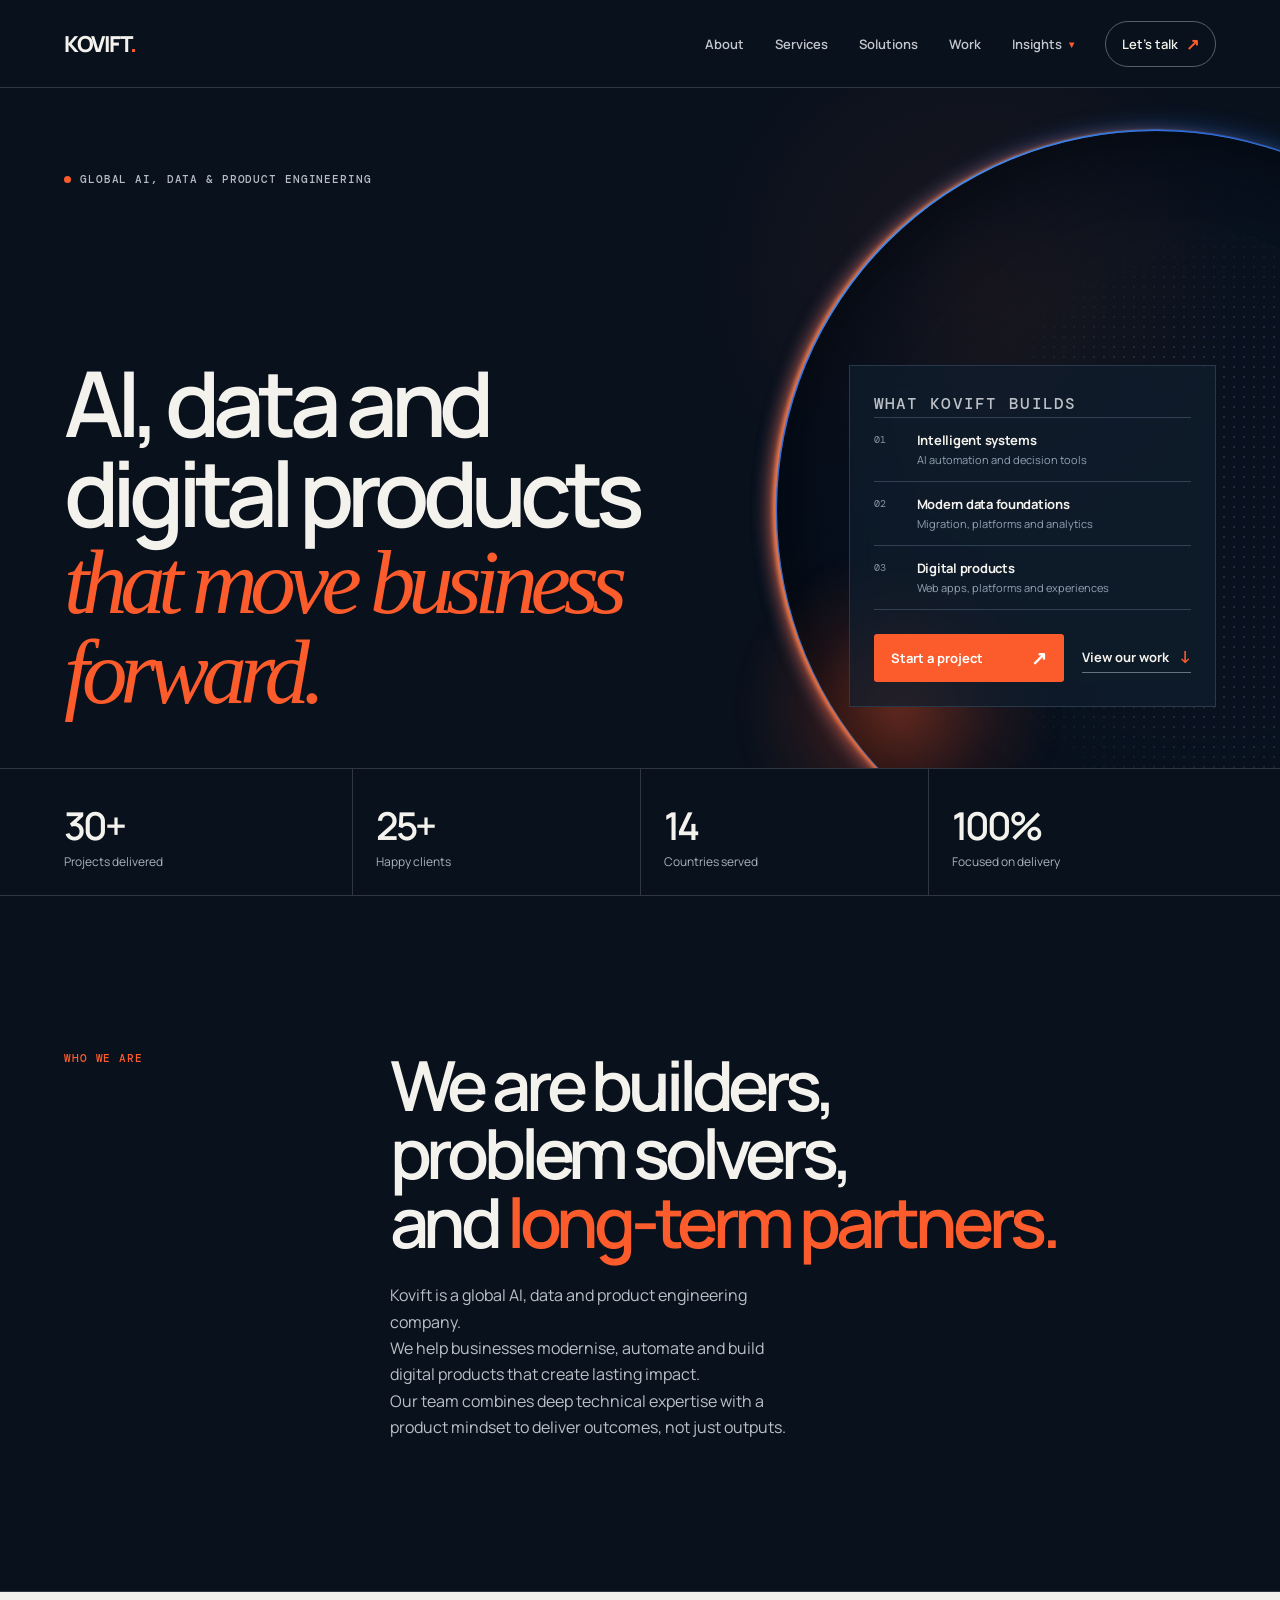
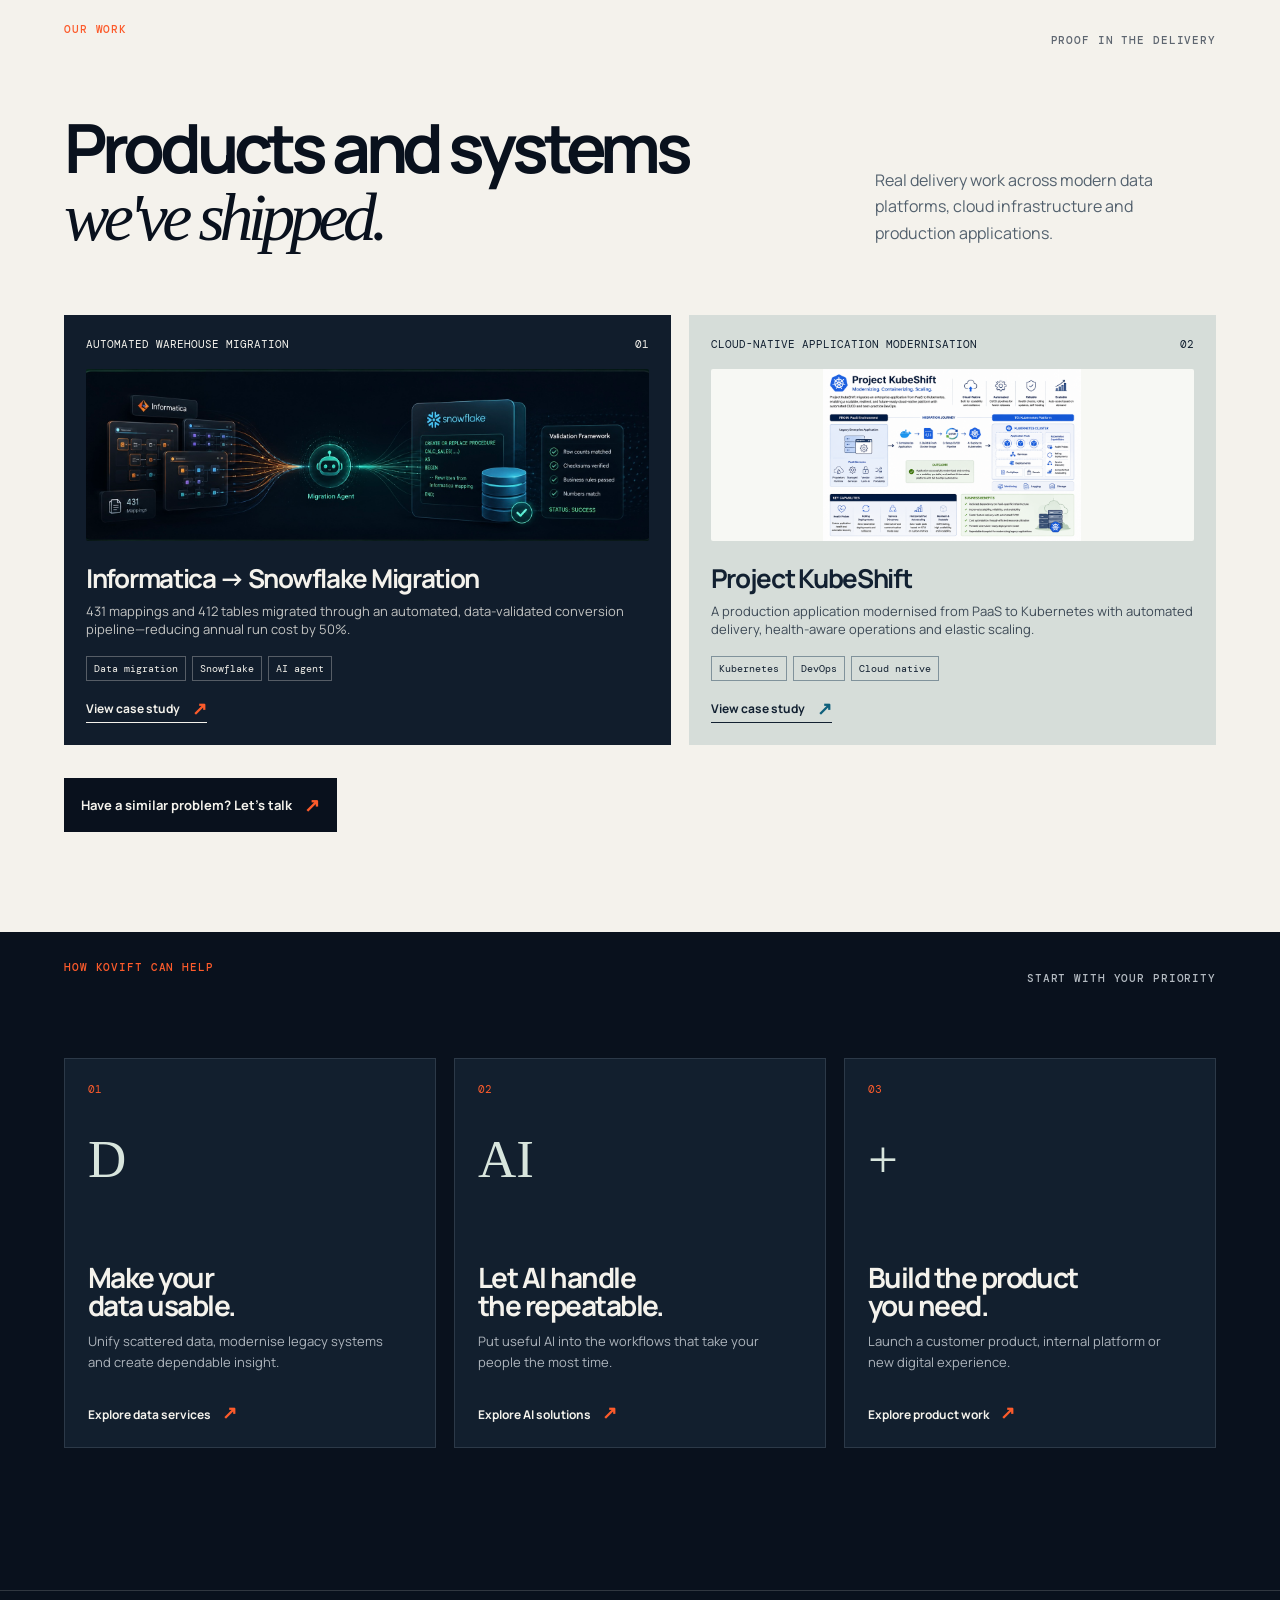
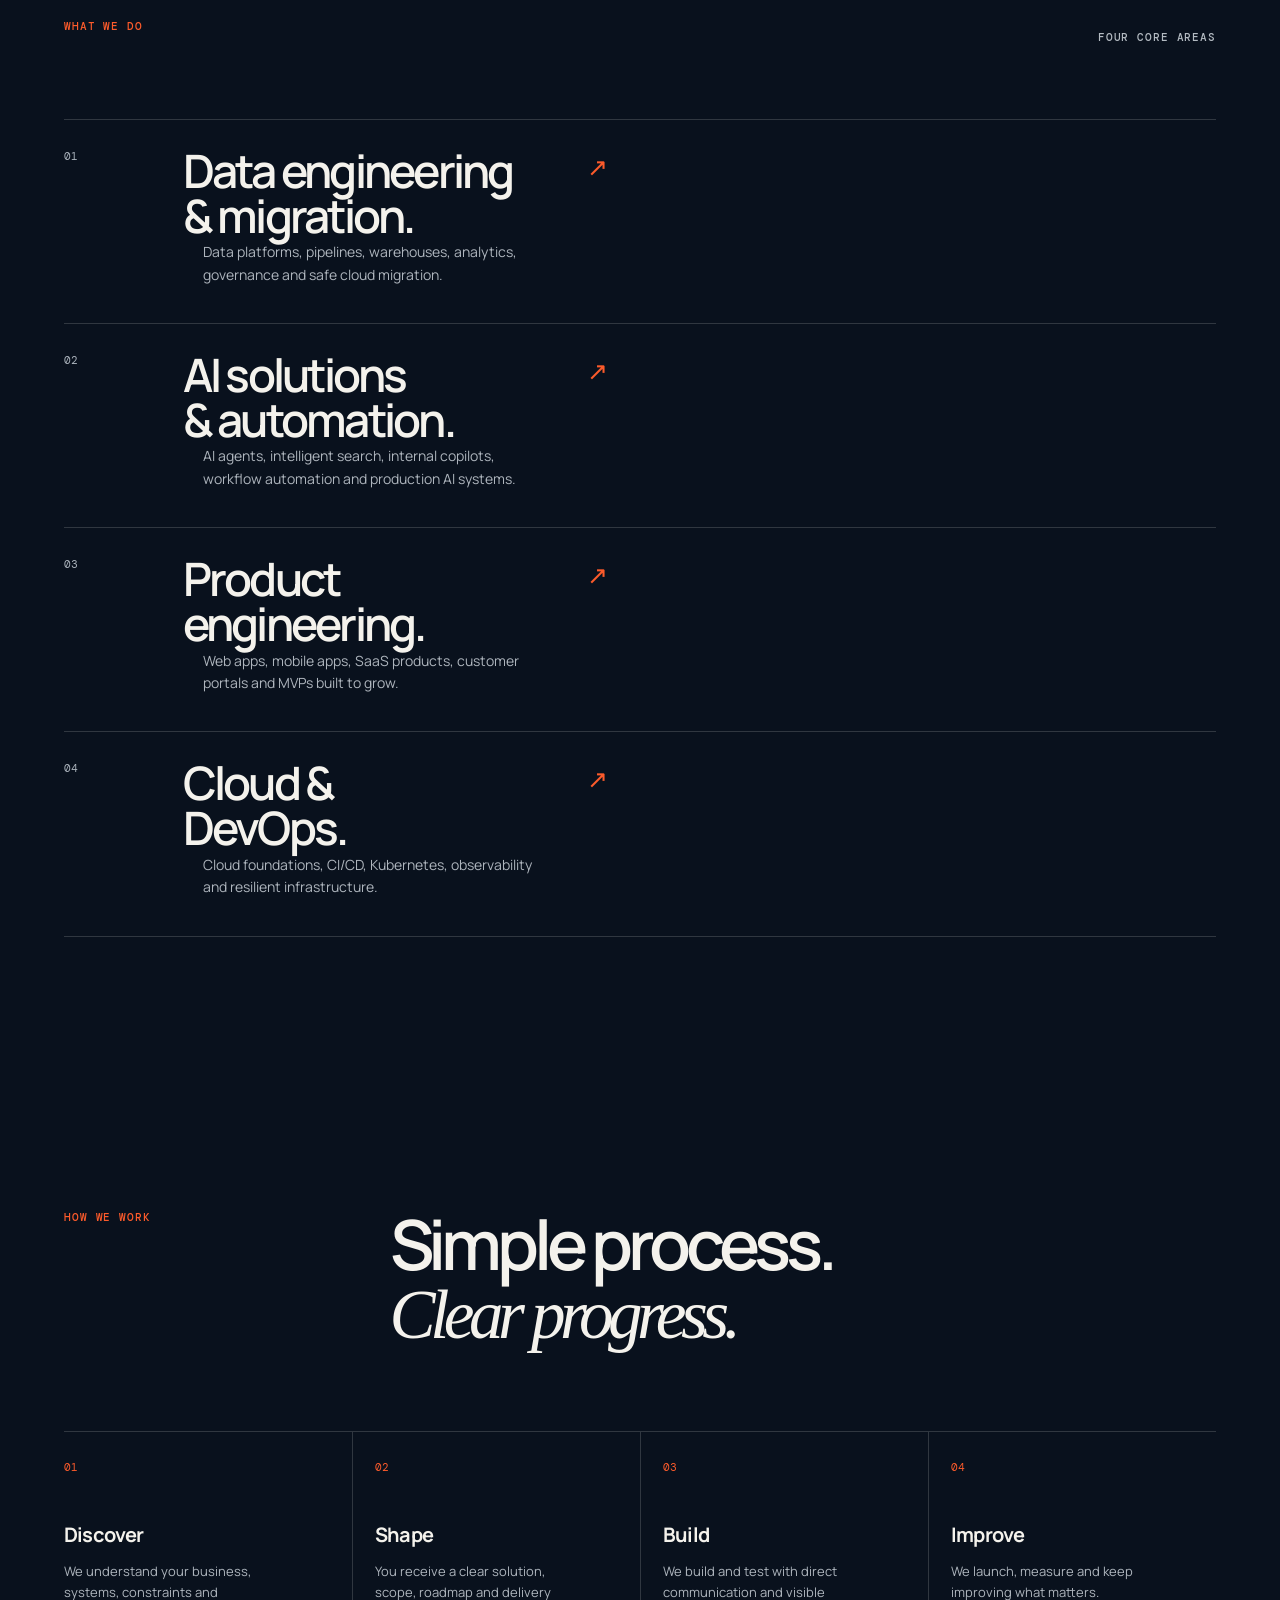
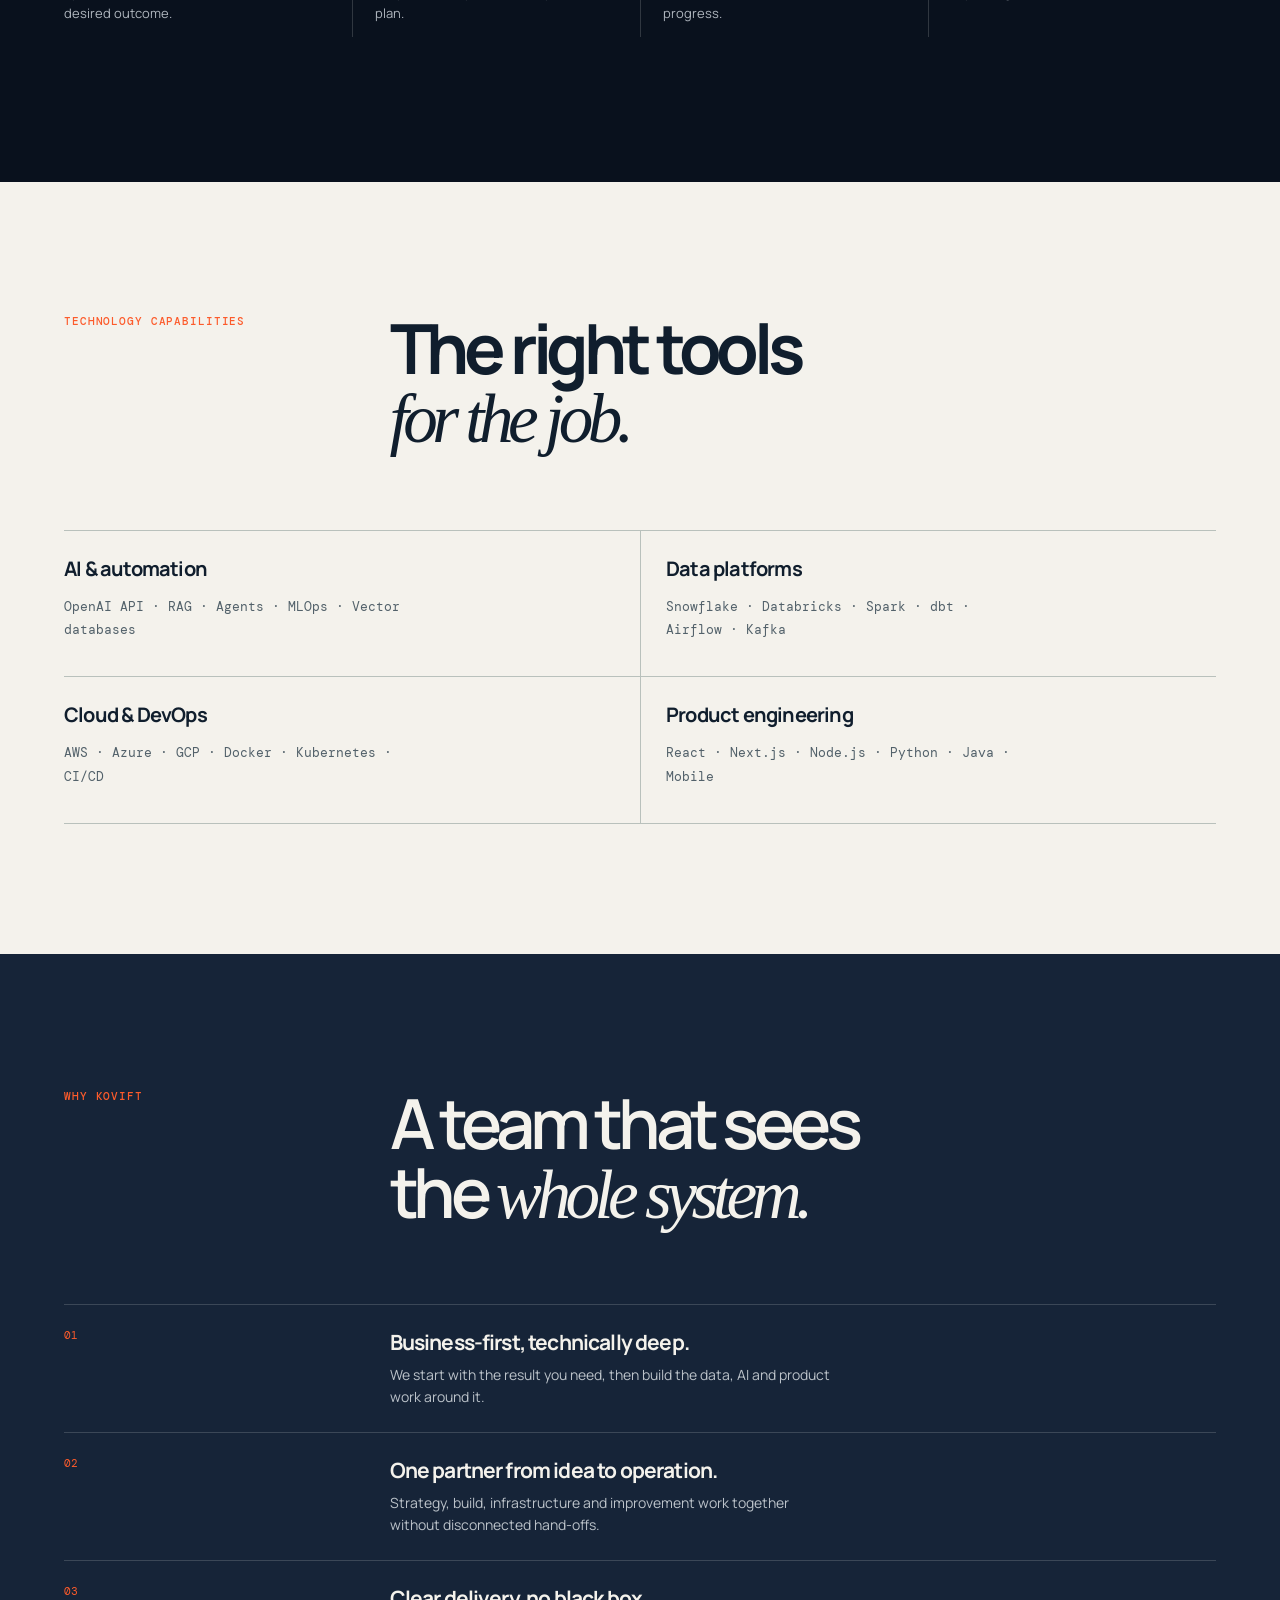
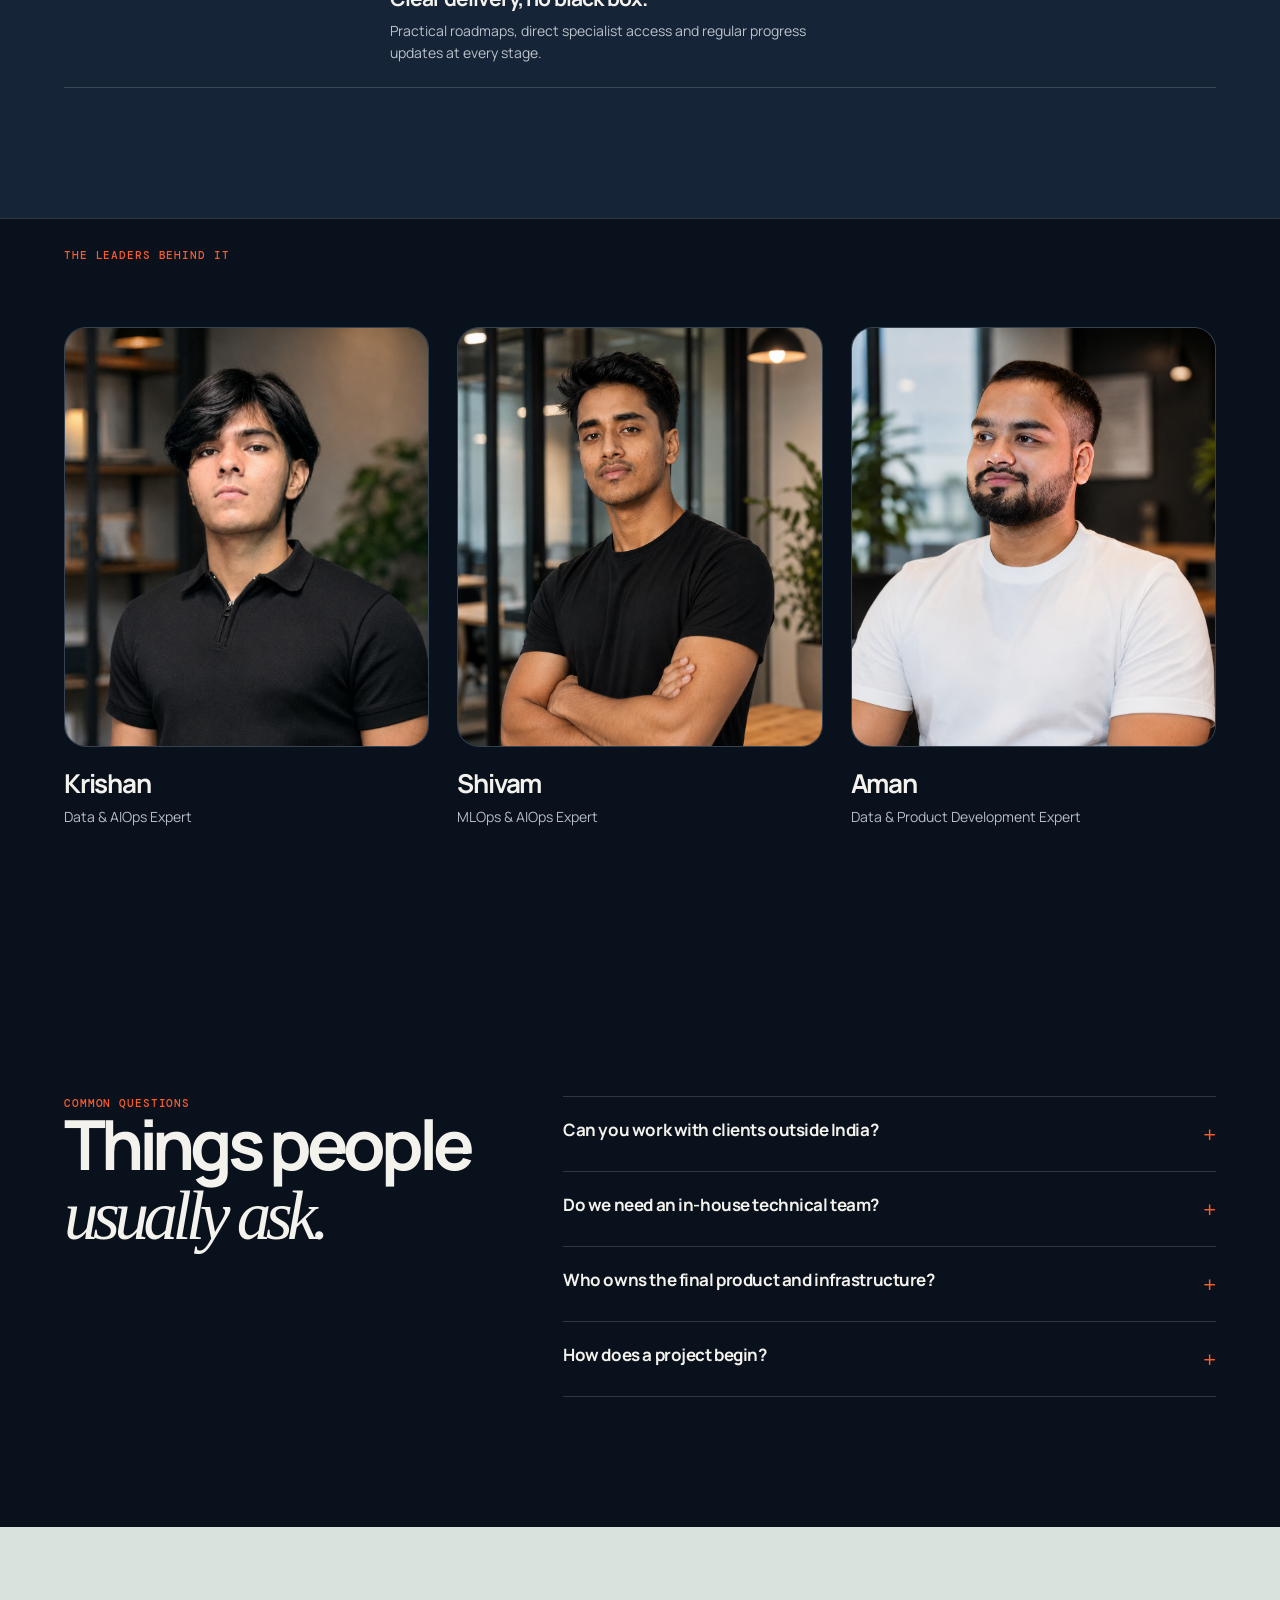
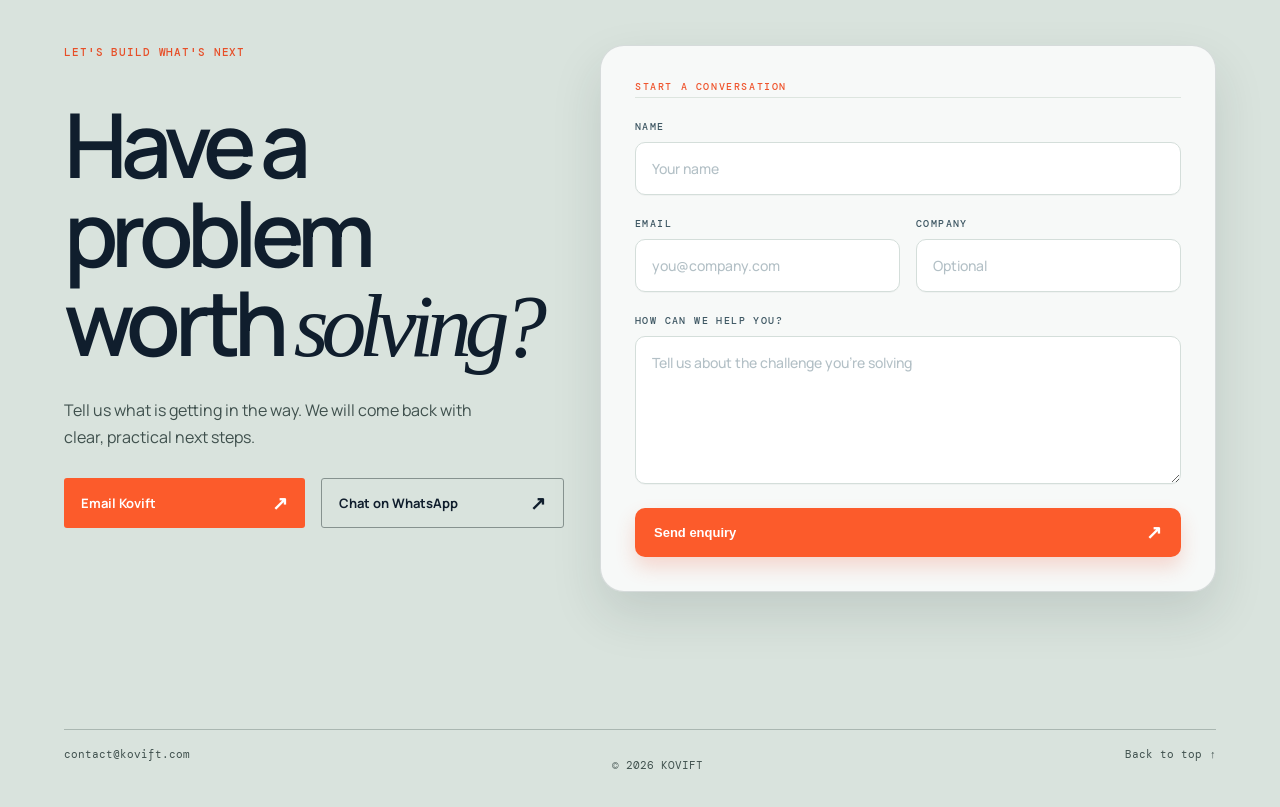
<file: index.html>
<!doctype html>
<html lang="en">
<head>
  <meta charset="UTF-8" /><meta name="viewport" content="width=device-width, initial-scale=1.0" />
  <meta name="description" content="Kovift is an AI, data and product engineering consultancy. We design, build and run intelligent systems that move your business forward." />
  <meta name="theme-color" content="#08101c" /><meta property="og:title" content="Kovift: AI, Data & Product Engineering" /><meta property="og:description" content="Kovift is an AI, data and product engineering consultancy. We design, build and run intelligent systems that move your business forward." /><meta property="og:type" content="website" />
  <title>Kovift: AI, Data & Product Engineering</title>
  <link rel="preconnect" href="https://fonts.googleapis.com" /><link rel="preconnect" href="https://fonts.gstatic.com" crossorigin />
  <link href="https://fonts.googleapis.com/css2?family=DM+Mono:wght@400;500&family=Manrope:wght@400;500;600;700;800&display=swap" rel="stylesheet" /><link rel="stylesheet" href="styles.css" />
  <script type="application/ld+json">{"@context":"https://schema.org","@type":"Organization","name":"Kovift","description":"AI, data and product engineering consultancy","email":"contact@kovift.com","url":"https://kovift.com","logo":"https://kovift.com/assets/logo.png"}</script>
<link rel="icon" type="image/png" href="favicon.png" /><link rel="icon" type="image/svg+xml" href="assets/favicon.svg" />
<link rel="canonical" href="https://kovift.com/" />
<meta property="og:url" content="https://kovift.com/" />
<meta property="og:image" content="https://kovift.com/assets/og-image.png" />
<meta name="twitter:card" content="summary_large_image" />
<script type="application/ld+json">{"@context":"https://schema.org","@type":"FAQPage","mainEntity":[{"@type":"Question","name":"Can you work with clients outside India?","acceptedAnswer":{"@type":"Answer","text":"Yes. Kovift works remotely with businesses globally, using clear communication and schedules that suit your team."}},{"@type":"Question","name":"Do we need an in-house technical team?","acceptedAnswer":{"@type":"Answer","text":"No. We work with business teams, founders and technical leaders, and explain decisions in clear business terms."}},{"@type":"Question","name":"Who owns the final product and infrastructure?","acceptedAnswer":{"@type":"Answer","text":"You do. We build for clean handover, documentation and long-term ownership by your business."}},{"@type":"Question","name":"How does a project begin?","acceptedAnswer":{"@type":"Answer","text":"Start with a short conversation about the problem. We will help clarify the best next step, whether that is a discovery phase, a focused build or a roadmap."}}]}</script>
</head>
<body>
  <a href="#main" class="skip-link">Skip to main content</a>
  <header class="site-header"><a class="logo" href="#top" aria-label="Kovift home">KOVIFT<span>.</span></a><button class="menu-button" aria-label="Open navigation" aria-expanded="false"><i></i><i></i></button><nav class="nav" aria-label="Main navigation"><a href="about.html">About</a><a href="services.html">Services</a><a href="solutions.html">Solutions</a><a href="#work">Work</a><div class="nav-item"><a href="javascript:void(0)" class="nav-insights" aria-haspopup="true">Insights <i>▾</i></a><div class="nav-drop"><a href="work.html" class="nav-drop-all">Client success stories <span>&nearr;</span></a></div></div><a class="nav-cta" href="#contact">Let's talk <b>&nearr;</b></a></nav></header>
  <main id="top" id="main">
    <section class="hero section">
      <div class="eyebrow reveal"><span></span> GLOBAL AI, DATA &amp; PRODUCT ENGINEERING</div>
      <div class="hero-grid"><h1 class="reveal"><span class="line"><span class="word">AI,</span> <span class="word">data</span> <span class="word">and</span></span><span class="line"><span class="word">digital</span> <span class="word">products</span></span><em class="line"><span class="word">that</span> <span class="word">move</span> <span class="word">business</span> <span class="word">forward.</span></em></h1><div class="hero-side reveal"><p class="hero-kicker">WHAT KOVIFT BUILDS</p><ul class="hero-offerings"><li><span>01</span><b>Intelligent systems</b><small>AI automation and decision tools</small></li><li><span>02</span><b>Modern data foundations</b><small>Migration, platforms and analytics</small></li><li><span>03</span><b>Digital products</b><small>Web apps, platforms and experiences</small></li></ul><div class="hero-buttons"><a href="#contact" class="button button-primary">Start a project <span>&nearr;</span></a><a href="#work" class="text-link">View our work <span>&darr;</span></a></div></div></div><div class="hero-orb" aria-hidden="true"><div class="orb-grid"></div><div class="orb-glow"></div></div>
    </section>
    <section class="metrics section reveal"><div><b>30+</b><span>Projects delivered</span></div><div><b>25+</b><span>Happy clients</span></div><div><b>14</b><span>Countries served</span></div><div><b>100%</b><span>Focused on delivery</span></div></section>
    <section id="about" class="intro section reveal"><p class="section-label">WHO WE ARE</p><div><h2>We are builders,<br />problem solvers,<br />and <span class="accent">long-term partners.</span></h2><p class="body-copy">Kovift is a global AI, data and product engineering company.</p><p class="body-copy">We help businesses modernise, automate and build digital products that create lasting impact.</p><p class="body-copy">Our team combines deep technical expertise with a product mindset to deliver outcomes, not just outputs.</p></div></section>
    <section id="work" class="work section">
      <div class="section-top reveal"><p class="section-label">OUR WORK</p><p>PROOF IN THE DELIVERY</p></div>
      <div class="work-intro reveal"><h2>Products and systems<br /><em>we've shipped.</em></h2><p>Real delivery work across modern data platforms, cloud infrastructure and production applications.</p></div>
      <div class="work-grid">
        <article class="project project-dark reveal"><div class="project-meta"><span>AUTOMATED WAREHOUSE MIGRATION</span><span>01</span></div><img class="project-image" src="assets/informatica-snowflake.png" alt="Informatica to Snowflake migration and validation workflow" /><div><h3>Informatica &rarr; Snowflake Migration</h3><p>431 mappings and 412 tables migrated through an automated, data-validated conversion pipeline—reducing annual run cost by 50%.</p><div class="tag-list"><span>Data migration</span><span>Snowflake</span><span>AI agent</span></div><a class="project-link" href="case-study-snowflake.html">View case study <span>&nearr;</span></a></div></article>
        <article class="project project-light reveal"><div class="project-meta"><span>CLOUD-NATIVE APPLICATION MODERNISATION</span><span>02</span></div><img class="project-image" src="assets/kubeshift.png" alt="KubeShift PaaS to Kubernetes modernisation architecture" /><div><h3>Project KubeShift</h3><p>A production application modernised from PaaS to Kubernetes with automated delivery, health-aware operations and elastic scaling.</p><div class="tag-list"><span>Kubernetes</span><span>DevOps</span><span>Cloud native</span></div><a class="project-link" href="case-study-kubeshift.html">View case study <span>&nearr;</span></a></div></article>
      </div><a class="work-cta reveal" href="#contact">Have a similar problem? Let's talk <span>&nearr;</span></a>
    </section>
    <section id="solutions" class="paths section"><div class="section-top reveal"><p class="section-label">HOW KOVIFT CAN HELP</p><p>START WITH YOUR PRIORITY</p></div><div class="path-grid"><a class="path-card reveal" href="#services"><span>01</span><div class="path-symbol">D</div><h3>Make your<br />data usable.</h3><p>Unify scattered data, modernise legacy systems and create dependable insight.</p><b>Explore data services <i>&nearr;</i></b></a><a class="path-card reveal" href="#services"><span>02</span><div class="path-symbol">AI</div><h3>Let AI handle<br />the repeatable.</h3><p>Put useful AI into the workflows that take your people the most time.</p><b>Explore AI solutions <i>&nearr;</i></b></a><a class="path-card reveal" href="#services"><span>03</span><div class="path-symbol">+</div><h3>Build the product<br />you need.</h3><p>Launch a customer product, internal platform or new digital experience.</p><b>Explore product work <i>&nearr;</i></b></a></div></section>
    <section id="services" class="services section"><div class="section-top reveal"><p class="section-label">WHAT WE DO</p><p>FOUR CORE AREAS</p></div><div class="service-list"><article class="service reveal"><span>01</span><div><h3>Data engineering<br />&amp; migration.</h3><p>Data platforms, pipelines, warehouses, analytics, governance and safe cloud migration.</p></div><a href="#contact" aria-label="Discuss data engineering">&nearr;</a></article><article class="service reveal"><span>02</span><div><h3>AI solutions<br />&amp; automation.</h3><p>AI agents, intelligent search, internal copilots, workflow automation and production AI systems.</p></div><a href="#contact" aria-label="Discuss AI solutions">&nearr;</a></article><article class="service reveal"><span>03</span><div><h3>Product<br />engineering.</h3><p>Web apps, mobile apps, SaaS products, customer portals and MVPs built to grow.</p></div><a href="#contact" aria-label="Discuss product engineering">&nearr;</a></article><article class="service reveal"><span>04</span><div><h3>Cloud &amp;<br />DevOps.</h3><p>Cloud foundations, CI/CD, Kubernetes, observability and resilient infrastructure.</p></div><a href="#contact" aria-label="Discuss cloud and DevOps">&nearr;</a></article></div></section>
    <section id="approach" class="approach section"><div class="approach-heading reveal"><p class="section-label">HOW WE WORK</p><h2>Simple process.<br /><em>Clear progress.</em></h2></div><ol class="steps"><li class="reveal"><span>01</span><h3>Discover</h3><p>We understand your business, systems, constraints and desired outcome.</p></li><li class="reveal"><span>02</span><h3>Shape</h3><p>You receive a clear solution, scope, roadmap and delivery plan.</p></li><li class="reveal"><span>03</span><h3>Build</h3><p>We build and test with direct communication and visible progress.</p></li><li class="reveal"><span>04</span><h3>Improve</h3><p>We launch, measure and keep improving what matters.</p></li></ol></section>
    <section class="tech section"><div class="tech-heading reveal"><p class="section-label">TECHNOLOGY CAPABILITIES</p><h2>The right tools<br /><em>for the job.</em></h2></div><div class="tech-grid"><article class="reveal"><h3>AI &amp; automation</h3><p>OpenAI API &middot; RAG &middot; Agents &middot; MLOps &middot; Vector databases</p></article><article class="reveal"><h3>Data platforms</h3><p>Snowflake &middot; Databricks &middot; Spark &middot; dbt &middot; Airflow &middot; Kafka</p></article><article class="reveal"><h3>Cloud &amp; DevOps</h3><p>AWS &middot; Azure &middot; GCP &middot; Docker &middot; Kubernetes &middot; CI/CD</p></article><article class="reveal"><h3>Product engineering</h3><p>React &middot; Next.js &middot; Node.js &middot; Python &middot; Java &middot; Mobile</p></article></div></section>
    <section class="why section"><div class="why-statement reveal"><p class="section-label">WHY KOVIFT</p><h2>A team that sees<br />the <em>whole system.</em></h2></div><div class="why-list"><article class="reveal"><span>01</span><div><h3>Business-first, technically deep.</h3><p>We start with the result you need, then build the data, AI and product work around it.</p></div></article><article class="reveal"><span>02</span><div><h3>One partner from idea to operation.</h3><p>Strategy, build, infrastructure and improvement work together without disconnected hand-offs.</p></div></article><article class="reveal"><span>03</span><div><h3>Clear delivery, no black box.</h3><p>Practical roadmaps, direct specialist access and regular progress updates at every stage.</p></div></article></div></section>
    <section id="team" class="team section"><div class="section-top reveal"><p class="section-label">THE LEADERS BEHIND IT</p></div><div class="team-grid"><article class="person reveal"><div class="portrait"><img src="assets/founders/Krishan.png" alt="Krishan" /></div><h3>Krishan</h3><p>Data &amp; AIOps Expert</p></article><article class="person reveal"><div class="portrait"><img src="assets/founders/Shivam.png" alt="Shivam" /></div><h3>Shivam</h3><p>MLOps &amp; AIOps Expert</p></article><article class="person reveal"><div class="portrait"><img src="assets/founders/Aman.png" alt="Aman" /></div><h3>Aman</h3><p>Data &amp; Product Development Expert</p></article></div></section>
    <section class="faq section"><div class="faq-heading reveal"><p class="section-label">COMMON QUESTIONS</p><h2>Things people<br /><em>usually ask.</em></h2></div><div class="faq-list"><details class="reveal"><summary>Can you work with clients outside India?<span>+</span></summary><p>Yes. Kovift works remotely with businesses globally, using clear communication and schedules that suit your team.</p></details><details class="reveal"><summary>Do we need an in-house technical team?<span>+</span></summary><p>No. We work with business teams, founders and technical leaders, and explain decisions in clear business terms.</p></details><details class="reveal"><summary>Who owns the final product and infrastructure?<span>+</span></summary><p>You do. We build for clean handover, documentation and long-term ownership by your business.</p></details><details class="reveal"><summary>How does a project begin?<span>+</span></summary><p>Start with a short conversation about the problem. We will help clarify the best next step, whether that is a discovery phase, a focused build or a roadmap.</p></details></div></section>
    <section id="contact" class="contact section"><div class="contact-wrap"><div class="contact-copy-block reveal"><p class="section-label">LET'S BUILD WHAT'S NEXT</p><h2>Have a problem<br />worth <em>solving?</em></h2><p class="contact-copy">Tell us what is getting in the way. We will come back with clear, practical next steps.</p><div class="contact-actions"><a class="button button-primary" href="mailto:contact@kovift.com?subject=Project%20enquiry%20for%20Kovift">Email Kovift <span>&nearr;</span></a><a class="button button-secondary" href="https://wa.me/918534952896" target="_blank" rel="noopener">Chat on WhatsApp <span>&nearr;</span></a></div></div><form id="contactForm" class="contact-form reveal" action="https://formspree.io/f/mnpqnqvv" method="POST"><div class="form-row"><label><span>Name</span><input type="text" name="name" placeholder="Your name" required /></label></div><div class="form-row form-row-two"><label><span>Email</span><input type="email" name="email" placeholder="you@company.com" required /></label><label><span>Company</span><input type="text" name="company" placeholder="Optional" /></label></div><div class="form-row"><label><span>How can we help you?</span><textarea name="message" rows="5" placeholder="Tell us about the challenge you're solving" required></textarea></label></div><input type="hidden" name="_subject" value="Kovift website enquiry" /><input type="hidden" name="_captcha" value="true" /><button class="button button-primary" type="submit">Send enquiry <span>&nearr;</span></button></form></div><div class="footer-line reveal"><a href="mailto:contact@kovift.com">contact@kovift.com</a><p>&copy; <span id="year"></span> KOVIFT</p><a href="#top">Back to top &uarr;</a></div></section>
  </main><script src="script.js"></script>
</body></html>
</file>
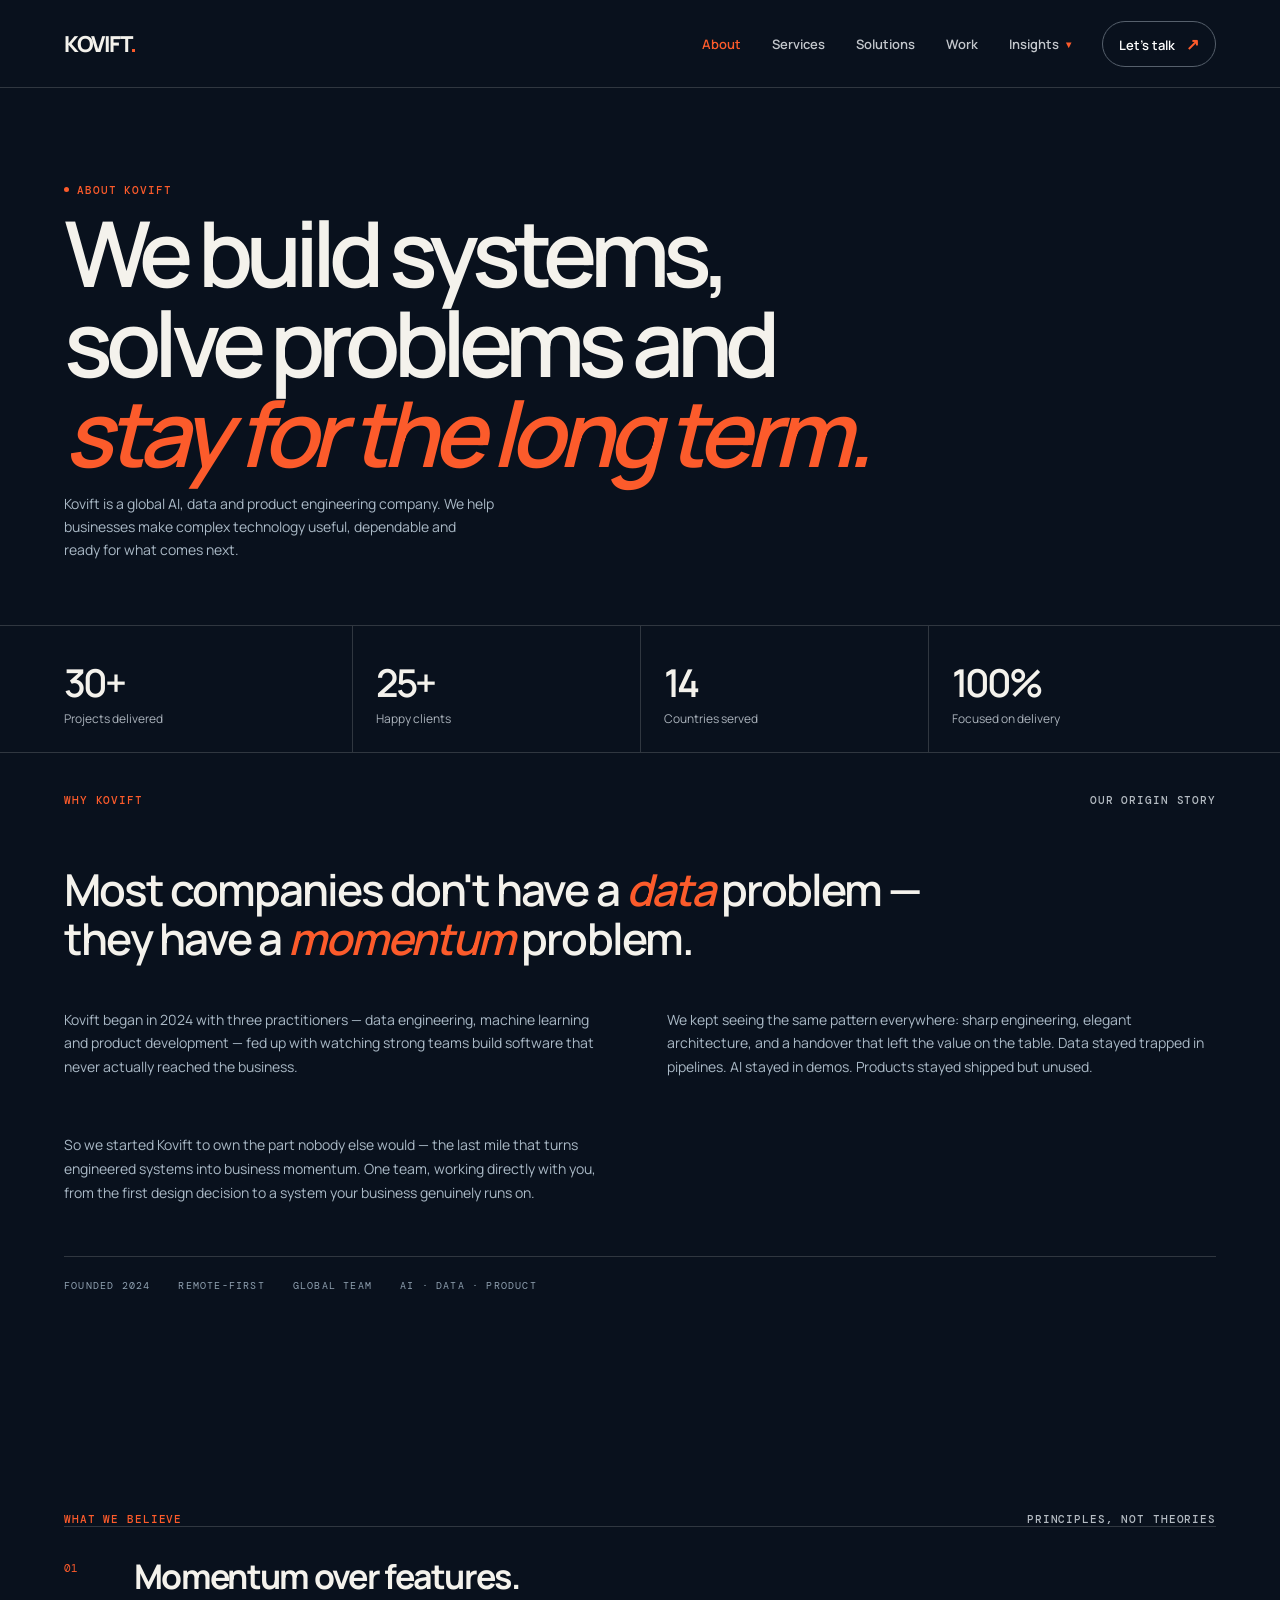
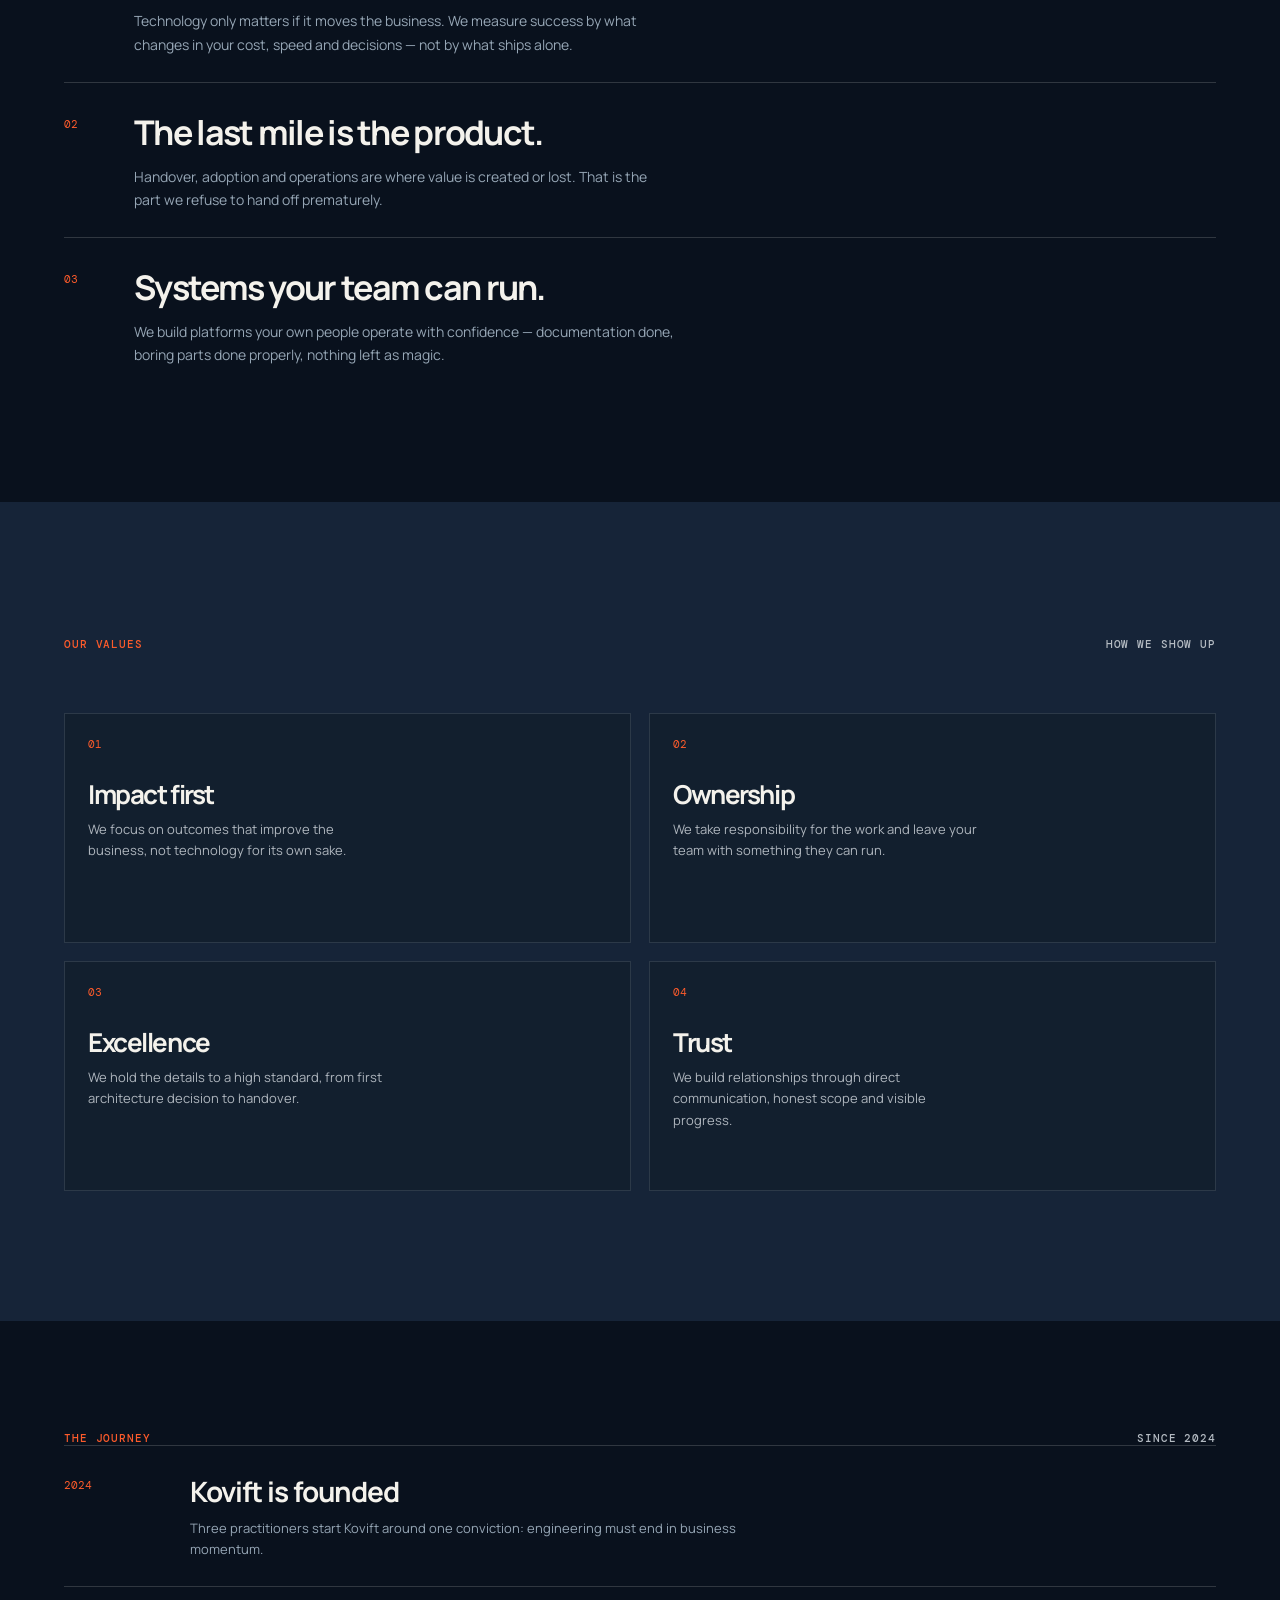
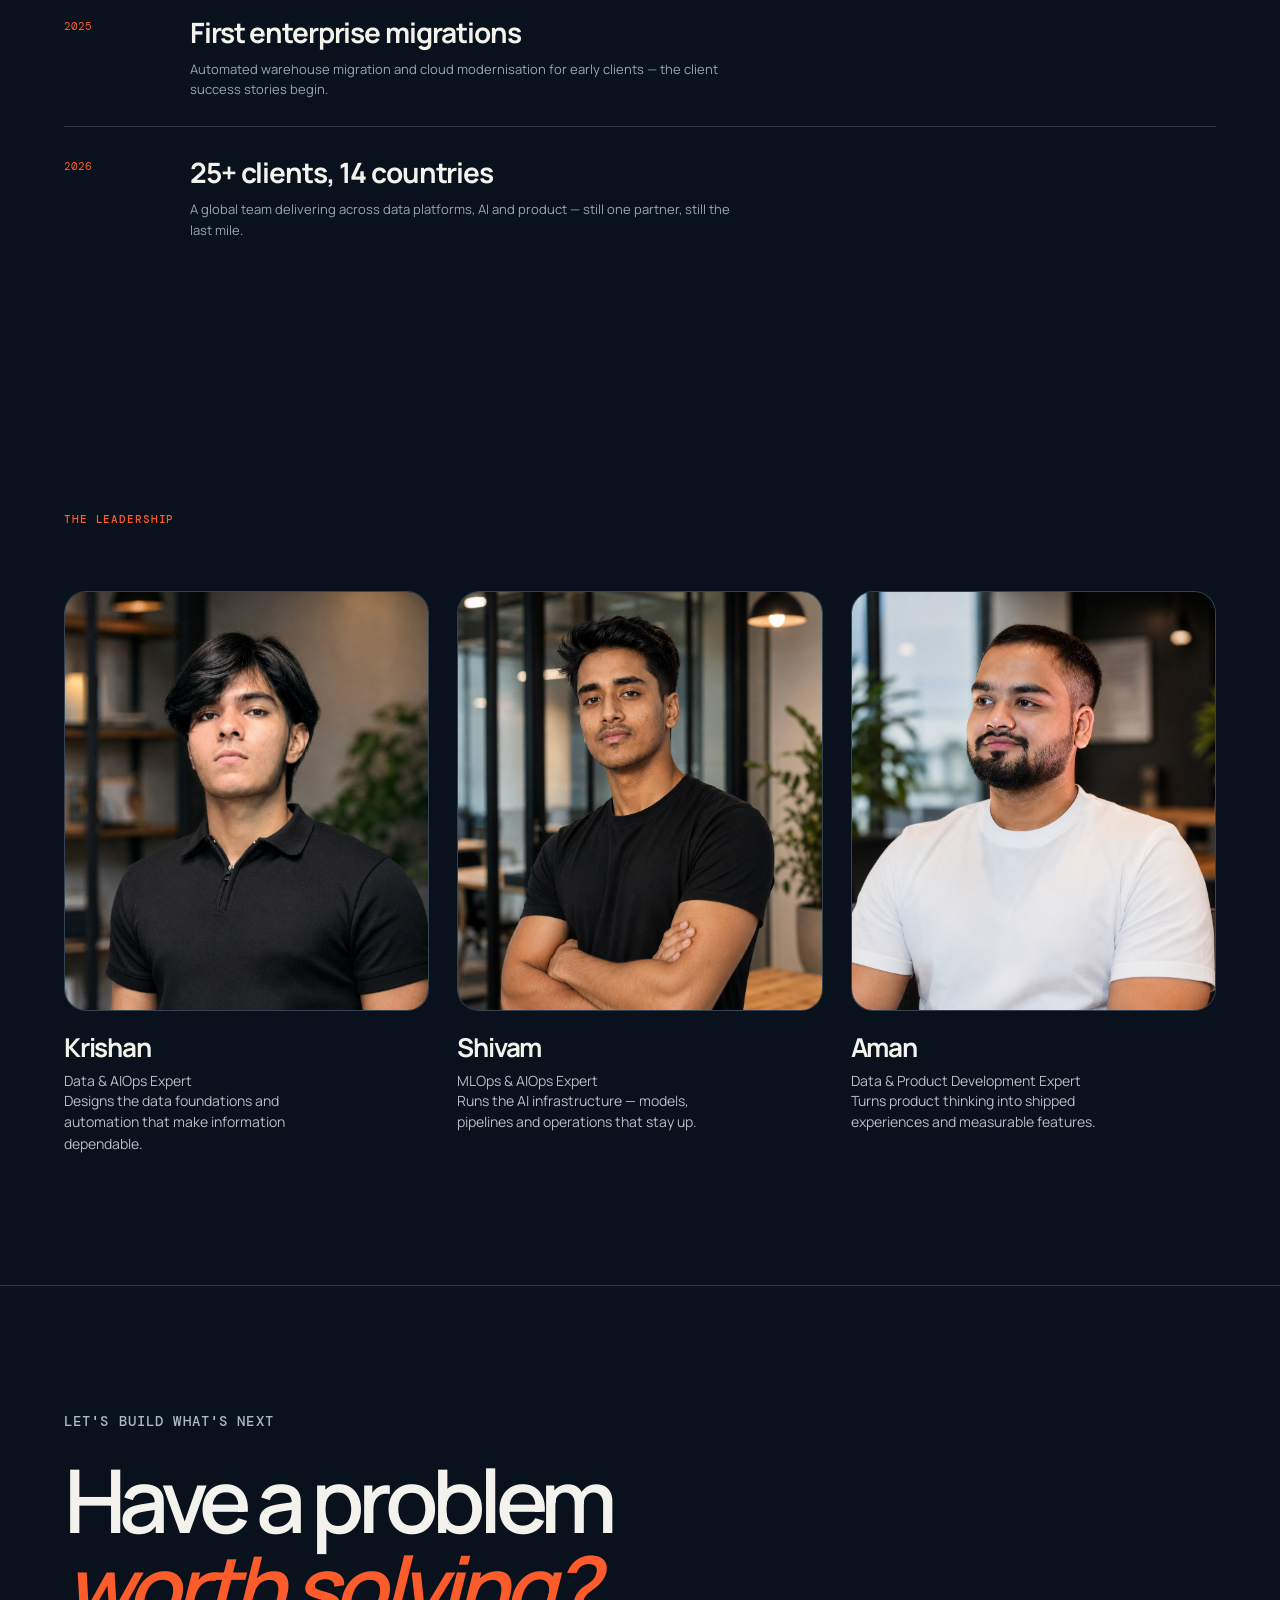
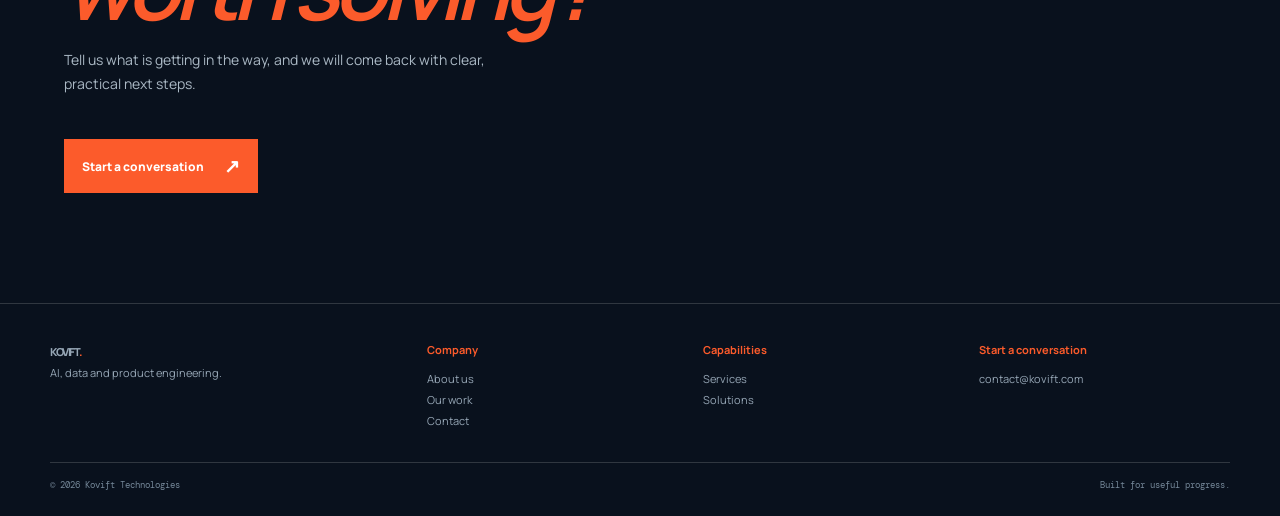
<file: about.html>
<!doctype html><html lang="en"><head><meta charset="UTF-8"><meta name="viewport" content="width=device-width,initial-scale=1"><meta name="description" content="Meet Kovift — a hands-on team of AI, data, product and infrastructure specialists who design, build and run the systems your business runs on."><title>About: Kovift</title><link rel="preconnect" href="https://fonts.googleapis.com" /><link rel="preconnect" href="https://fonts.gstatic.com" crossorigin /><link href="https://fonts.googleapis.com/css2?family=DM+Mono:wght@400;500&family=Manrope:wght@400;500;600;700;800&display=swap" rel="stylesheet" /><link rel="stylesheet" href="site.css"><script defer src="world-dots.js"></script><script defer src="script.js"></script><link rel="icon" type="image/png" href="favicon.png" /><link rel="icon" type="image/svg+xml" href="assets/favicon.svg" />
<link rel="canonical" href="https://kovift.com/about.html" />
<meta property="og:title" content="About: Kovift" />
<meta property="og:description" content="Meet Kovift — a hands-on team of AI, data, product and infrastructure specialists who design, build and run the systems your business runs on." />
<meta property="og:type" content="website" />
<meta property="og:url" content="https://kovift.com/about.html" />
<meta property="og:image" content="https://kovift.com/assets/og-image.png" />
<meta name="twitter:card" content="summary_large_image" />
</head><body><header class="topbar shell"><a class="brand" href="index.html">KOVIFT<i>.</i></a><button class="menu" aria-label="Open navigation" aria-expanded="false">+</button><nav class="nav"><a href="about.html" class="active">About</a><a href="services.html">Services</a><a href="solutions.html">Solutions</a><a href="work.html">Work</a><div class="nav-item"><a href="javascript:void(0)" class="nav-insights" aria-haspopup="true">Insights <i>▾</i></a><div class="nav-drop"><a href="work.html" class="nav-drop-all">Client success stories <span>&nearr;</span></a></div></div><a href="contact.html" class="top-cta">Let's talk <span>↗</span></a></nav></header><main id="main"><section class="hero page-hero ab-hero"><p class="eyebrow reveal">ABOUT KOVIFT</p><h1 class="display reveal">We build systems,<br>solve problems and<br><em>stay for the long term.</em></h1><p class="page-hero-copy reveal">Kovift is a global AI, data and product engineering company. We help businesses make complex technology useful, dependable and ready for what comes next.</p><div class="ab-map reveal" aria-hidden="true"><p class="ab-map-label">DELIVERY FOOTPRINT</p><div class="ab-map-canvas"></div><p class="ab-map-cap">Projects shipped across <b>14 countries</b></p><div class="ab-map-tip" hidden></div></div></section><section class="metrics section reveal"><div><b>30+</b><span>Projects delivered</span></div><div><b>25+</b><span>Happy clients</span></div><div><b>14</b><span>Countries served</span></div><div><b>100%</b><span>Focused on delivery</span></div></section><section class="section about-sec story"><div class="section-top reveal"><p class="label">WHY KOVIFT</p><p>OUR ORIGIN STORY</p></div><p class="pull-quote reveal">Most companies don't have a <em>data</em> problem — they have a <em>momentum</em> problem.</p><div class="story-grid reveal"><p>Kovift began in 2024 with three practitioners — data engineering, machine learning and product development — fed up with watching strong teams build software that never actually reached the business.</p><p>We kept seeing the same pattern everywhere: sharp engineering, elegant architecture, and a handover that left the value on the table. Data stayed trapped in pipelines. AI stayed in demos. Products stayed shipped but unused.</p><p>So we started Kovift to own the part nobody else would — the last mile that turns engineered systems into business momentum. One team, working directly with you, from the first design decision to a system your business genuinely runs on.</p></div><div class="story-facts reveal"><span>FOUNDED 2024</span><span>REMOTE-FIRST</span><span>GLOBAL TEAM</span><span>AI · DATA · PRODUCT</span></div></section><section class="section about-sec"><div class="section-top reveal"><p class="label">WHAT WE BELIEVE</p><p>PRINCIPLES, NOT THEORIES</p></div><div class="belief-row reveal"><span>01</span><div><h3>Momentum over features.</h3><p>Technology only matters if it moves the business. We measure success by what changes in your cost, speed and decisions — not by what ships alone.</p></div></div><div class="belief-row reveal"><span>02</span><div><h3>The last mile is the product.</h3><p>Handover, adoption and operations are where value is created or lost. That is the part we refuse to hand off prematurely.</p></div></div><div class="belief-row reveal"><span>03</span><div><h3>Systems your team can run.</h3><p>We build platforms your own people operate with confidence — documentation done, boring parts done properly, nothing left as magic.</p></div></div></section><section class="values section"><div class="section-top reveal"><p class="label">OUR VALUES</p><p>HOW WE SHOW UP</p></div><div class="value-grid reveal"><article class="value-card"><span class="number">01</span><h3>Impact first</h3><p>We focus on outcomes that improve the business, not technology for its own sake.</p></article><article class="value-card"><span class="number">02</span><h3>Ownership</h3><p>We take responsibility for the work and leave your team with something they can run.</p></article><article class="value-card"><span class="number">03</span><h3>Excellence</h3><p>We hold the details to a high standard, from first architecture decision to handover.</p></article><article class="value-card"><span class="number">04</span><h3>Trust</h3><p>We build relationships through direct communication, honest scope and visible progress.</p></article></div></section><section class="section about-sec"><div class="section-top reveal"><p class="label">THE JOURNEY</p><p>SINCE 2024</p></div><div class="journey-row reveal"><span>2024</span><div><h3>Kovift is founded</h3><p>Three practitioners start Kovift around one conviction: engineering must end in business momentum.</p></div></div><div class="journey-row reveal"><span>2025</span><div><h3>First enterprise migrations</h3><p>Automated warehouse migration and cloud modernisation for early clients — the client success stories begin.</p></div></div><div class="journey-row reveal"><span>2026</span><div><h3>25+ clients, 14 countries</h3><p>A global team delivering across data platforms, AI and product — still one partner, still the last mile.</p></div></div></section><section class="founders section"><div class="section-top reveal"><p class="label">THE LEADERSHIP</p></div><div class="team-grid reveal"><article class="person"><div class="portrait"><img src="assets/founders/Krishan.png" alt="Krishan, Data and AIOps expert" /></div><h3>Krishan</h3><p>Data &amp; AIOps Expert</p><p class="person-bio">Designs the data foundations and automation that make information dependable.</p></article><article class="person"><div class="portrait"><img src="assets/founders/Shivam.png" alt="Shivam, MLOps and AIOps expert" /></div><h3>Shivam</h3><p>MLOps &amp; AIOps Expert</p><p class="person-bio">Runs the AI infrastructure — models, pipelines and operations that stay up.</p></article><article class="person"><div class="portrait"><img src="assets/founders/Aman.png" alt="Aman, Data and Product Development expert" /></div><h3>Aman</h3><p>Data &amp; Product Development Expert</p><p class="person-bio">Turns product thinking into shipped experiences and measurable features.</p></article></div></section><section class="about-cta section"><div class="cta-inner"><p class="label">LET'S BUILD WHAT'S NEXT</p><h2 class="display">Have a problem<br><em>worth solving?</em></h2><p>Tell us what is getting in the way, and we will come back with clear, practical next steps.</p><a class="button" href="contact.html">Start a conversation <span>&nearr;</span></a></div></section></main><footer class="footer"><div class="shell footer-grid"><div><a class="brand" href="index.html">KOVIFT<i>.</i></a><p>AI, data and product engineering.</p></div><div><h4>Company</h4><a href="about.html">About us</a><a href="work.html">Our work</a><a href="contact.html">Contact</a></div><div><h4>Capabilities</h4><a href="services.html">Services</a><a href="solutions.html">Solutions</a></div><div><h4>Start a conversation</h4><a href="mailto:contact@kovift.com">contact@kovift.com</a></div></div><div class="shell footer-bottom"><span>© 2026 Kovift Technologies</span><span>Built for useful progress.</span></div></footer></body></html>
</file>
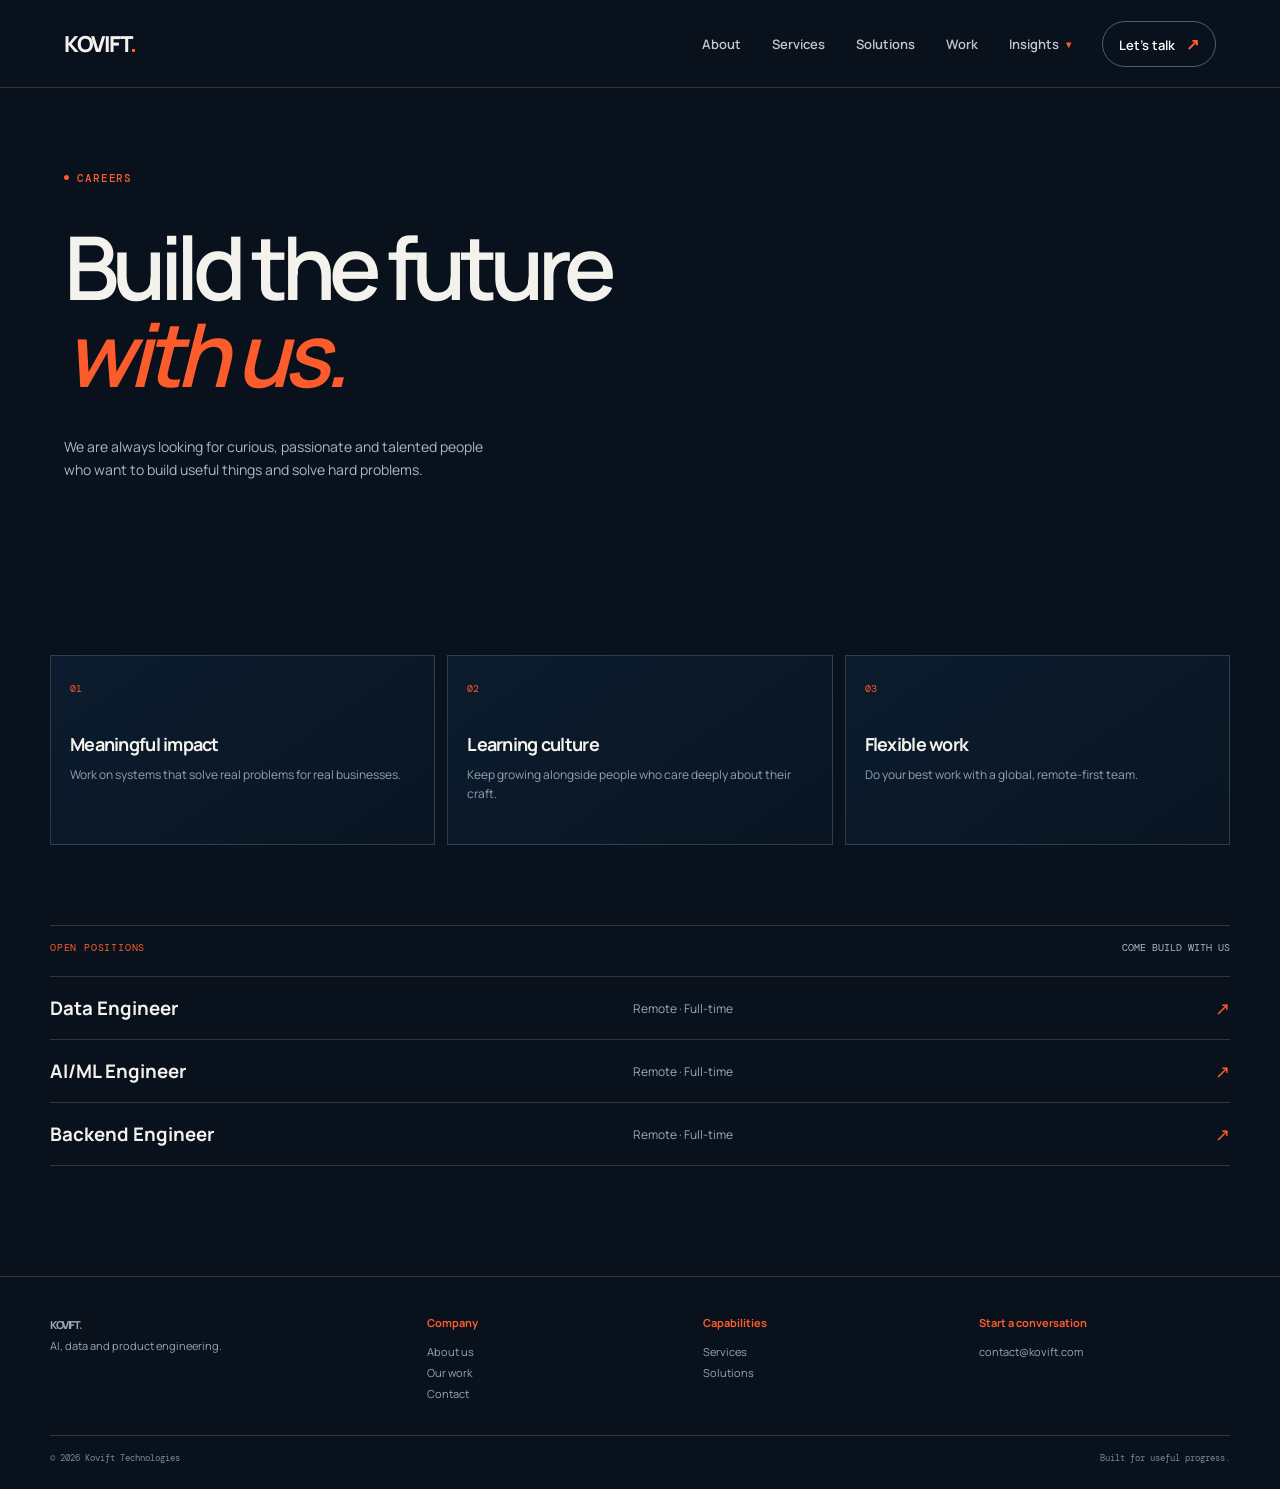
<file: careers.html>
<!doctype html><html lang="en"><head><meta charset="UTF-8"><meta name="viewport" content="width=device-width,initial-scale=1"><meta name="description" content="Join Kovift — careers in AI, data, cloud and product engineering. See how we work and how to build useful systems with a global team."><title>Careers: Kovift</title><link rel="preconnect" href="https://fonts.googleapis.com" /><link rel="preconnect" href="https://fonts.gstatic.com" crossorigin /><link href="https://fonts.googleapis.com/css2?family=DM+Mono:wght@400;500&family=Manrope:wght@400;500;600;700;800&display=swap" rel="stylesheet" /><link rel="stylesheet" href="site.css"><script defer src="script.js"></script><link rel="icon" type="image/png" href="favicon.png" /><link rel="icon" type="image/svg+xml" href="assets/favicon.svg" />
<link rel="canonical" href="https://kovift.com/careers.html" />
<meta property="og:title" content="Careers: Kovift" />
<meta property="og:description" content="Join Kovift — careers in AI, data, cloud and product engineering. See how we work and how to build useful systems with a global team." />
<meta property="og:type" content="website" />
<meta property="og:url" content="https://kovift.com/careers.html" />
<meta property="og:image" content="https://kovift.com/assets/og-image.png" />
<meta name="twitter:card" content="summary_large_image" />
</head><body><header class="topbar shell"><a class="brand" href="index.html">KOVIFT<i>.</i></a><button class="menu" aria-label="Open navigation" aria-expanded="false">+</button><nav class="nav"><a href="about.html">About</a><a href="services.html">Services</a><a href="solutions.html">Solutions</a><a href="work.html">Work</a><div class="nav-item"><a href="javascript:void(0)" class="nav-insights" aria-haspopup="true">Insights <i>▾</i></a><div class="nav-drop"><a href="work.html" class="nav-drop-all">Client success stories <span>&nearr;</span></a></div></div><a href="contact.html" class="top-cta">Let's talk <span>↗</span></a></nav></header><main><section class="page-hero shell"><p class="eyebrow">CAREERS</p><h1 class="display">Build the future<br><em>with us.</em></h1><p class="page-hero-copy">We are always looking for curious, passionate and talented people who want to build useful things and solve hard problems.</p></section><section class="section shell"><div class="card-grid"><article class="card"><span class="number">01</span><h3>Meaningful impact</h3><p>Work on systems that solve real problems for real businesses.</p></article><article class="card"><span class="number">02</span><h3>Learning culture</h3><p>Keep growing alongside people who care deeply about their craft.</p></article><article class="card"><span class="number">03</span><h3>Flexible work</h3><p>Do your best work with a global, remote-first team.</p></article></div><div class="section-head" style="margin-top:80px"><p class="label">OPEN POSITIONS</p><p>COME BUILD WITH US</p></div><div class="jobs" style="margin-top:22px"><div class="job"><h3>Data Engineer</h3><p>Remote · Full-time</p><a href="mailto:contact@kovift.com?subject=Data%20Engineer%20application">↗</a></div><div class="job"><h3>AI/ML Engineer</h3><p>Remote · Full-time</p><a href="mailto:contact@kovift.com?subject=AI%2FML%20Engineer%20application">↗</a></div><div class="job"><h3>Backend Engineer</h3><p>Remote · Full-time</p><a href="mailto:contact@kovift.com?subject=Backend%20Engineer%20application">↗</a></div></div></section></main><footer class="footer"><div class="shell footer-grid"><div><a class="brand" href="index.html">KOVIFT<i>.</i></a><p>AI, data and product engineering.</p></div><div><h4>Company</h4><a href="about.html">About us</a><a href="work.html">Our work</a><a href="contact.html">Contact</a></div><div><h4>Capabilities</h4><a href="services.html">Services</a><a href="solutions.html">Solutions</a></div><div><h4>Start a conversation</h4><a href="mailto:contact@kovift.com">contact@kovift.com</a></div></div><div class="shell footer-bottom"><span>© 2026 Kovift Technologies</span><span>Built for useful progress.</span></div></footer></body></html>
</file>
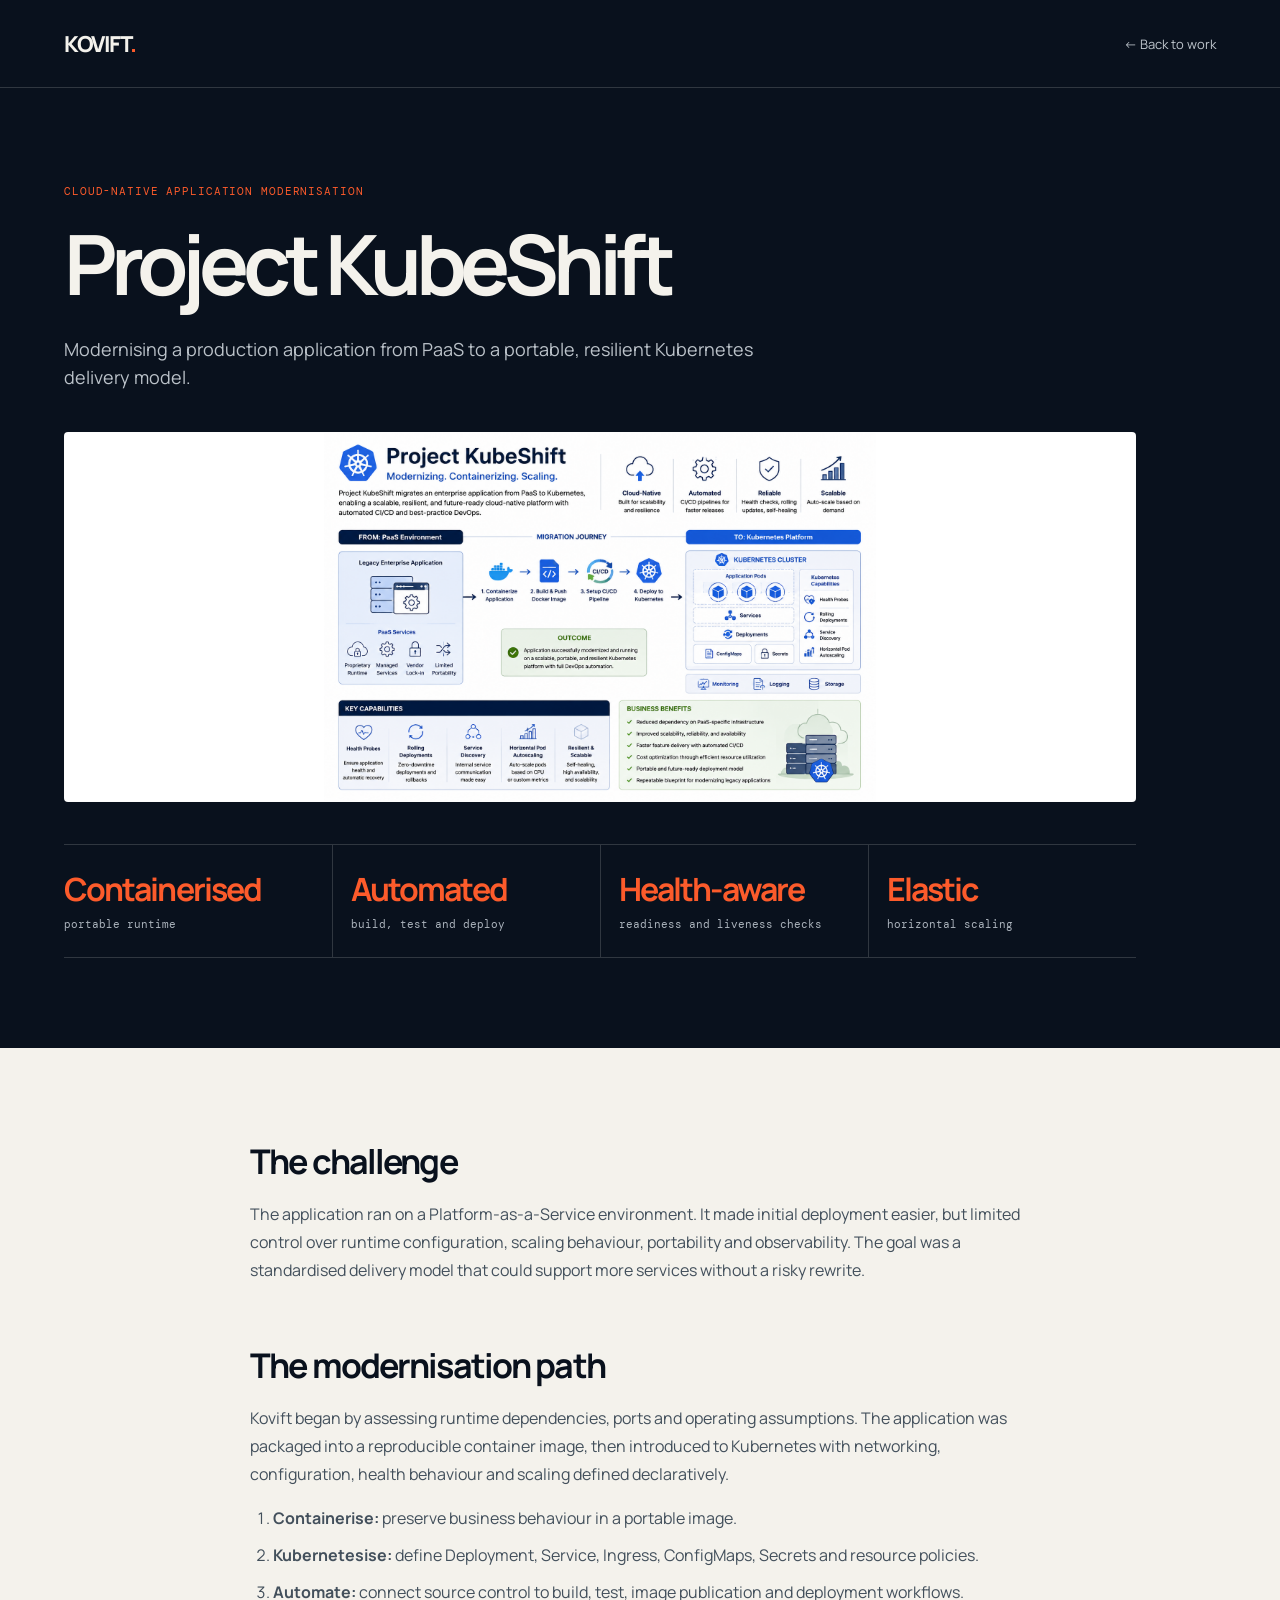
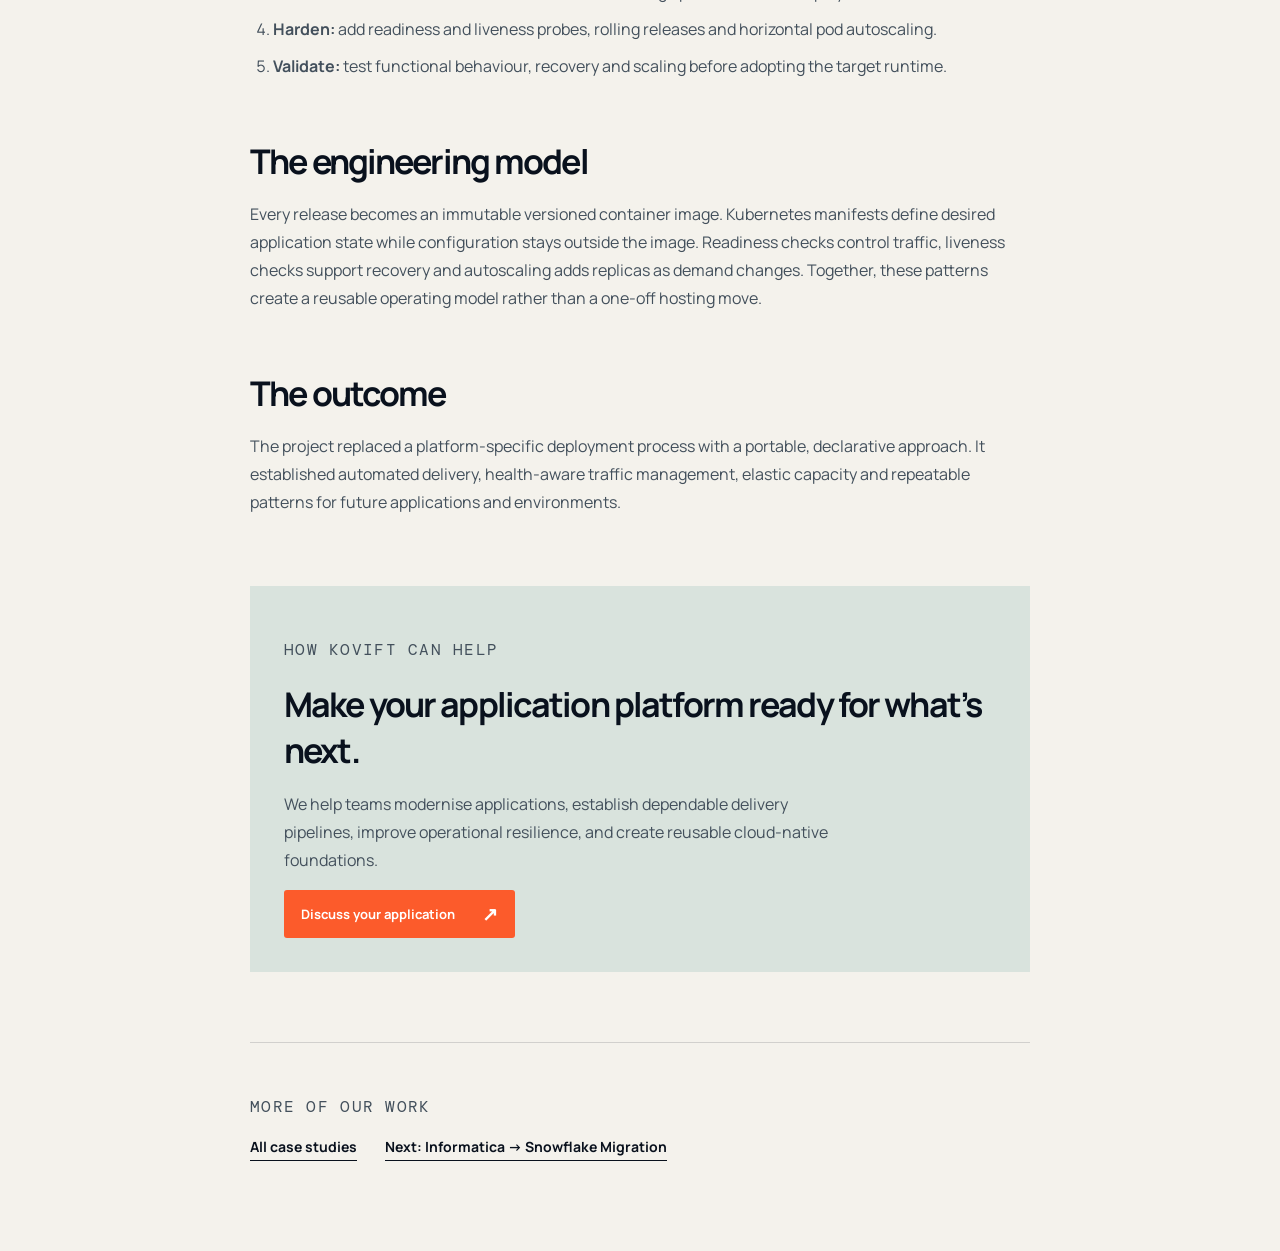
<file: case-study-kubeshift.html>
<!doctype html><html lang="en"><head><meta charset="UTF-8"><meta name="viewport" content="width=device-width, initial-scale=1.0"><meta name="description" content="How Kovift containerised a PaaS application into a portable, resilient Kubernetes delivery model — automated build, deploy, health checks and autoscaling."><title>Project KubeShift: PaaS to Kubernetes Modernisation | Kovift</title><link rel="preconnect" href="https://fonts.googleapis.com"><link rel="preconnect" href="https://fonts.gstatic.com" crossorigin><link href="https://fonts.googleapis.com/css2?family=DM+Mono:wght@400;500&family=Manrope:wght@400;500;600;700;800&display=swap" rel="stylesheet"><link rel="stylesheet" href="styles.css"><link rel="stylesheet" href="case-study.css"><link rel="icon" type="image/png" href="favicon.png" /><link rel="icon" type="image/svg+xml" href="assets/favicon.svg" />
<link rel="canonical" href="https://kovift.com/case-study-kubeshift.html" />
<meta property="og:title" content="Project KubeShift: PaaS to Kubernetes Modernisation | Kovift" />
<meta property="og:description" content="How Kovift containerised a PaaS application into a portable, resilient Kubernetes delivery model — automated build, deploy, health checks and autoscaling." />
<meta property="og:type" content="website" />
<meta property="og:url" content="https://kovift.com/case-study-kubeshift.html" />
<meta property="og:image" content="https://kovift.com/assets/og-image.png" />
<meta name="twitter:card" content="summary_large_image" />
</head><body><header class="case-header"><a class="logo" href="index.html">KOVIFT<span>.</span></a><a href="work.html">← Back to work</a></header><main><section class="case-hero"><p class="case-kicker">CLOUD-NATIVE APPLICATION MODERNISATION</p><h1>Project KubeShift</h1><p class="case-lede">Modernising a production application from PaaS to a portable, resilient Kubernetes delivery model.</p><img class="case-image case-image-light" src="assets/kubeshift.png" alt="KubeShift PaaS to Kubernetes modernisation architecture"><div class="case-metrics"><div><b>Containerised</b><span>portable runtime</span></div><div><b>Automated</b><span>build, test and deploy</span></div><div><b>Health-aware</b><span>readiness and liveness checks</span></div><div><b>Elastic</b><span>horizontal scaling</span></div></div></section><section class="case-body"><div><h2>The challenge</h2><p>The application ran on a Platform-as-a-Service environment. It made initial deployment easier, but limited control over runtime configuration, scaling behaviour, portability and observability. The goal was a standardised delivery model that could support more services without a risky rewrite.</p><h2>The modernisation path</h2><p>Kovift began by assessing runtime dependencies, ports and operating assumptions. The application was packaged into a reproducible container image, then introduced to Kubernetes with networking, configuration, health behaviour and scaling defined declaratively.</p><ol><li><strong>Containerise:</strong> preserve business behaviour in a portable image.</li><li><strong>Kubernetesise:</strong> define Deployment, Service, Ingress, ConfigMaps, Secrets and resource policies.</li><li><strong>Automate:</strong> connect source control to build, test, image publication and deployment workflows.</li><li><strong>Harden:</strong> add readiness and liveness probes, rolling releases and horizontal pod autoscaling.</li><li><strong>Validate:</strong> test functional behaviour, recovery and scaling before adopting the target runtime.</li></ol><h2>The engineering model</h2><p>Every release becomes an immutable versioned container image. Kubernetes manifests define desired application state while configuration stays outside the image. Readiness checks control traffic, liveness checks support recovery and autoscaling adds replicas as demand changes. Together, these patterns create a reusable operating model rather than a one-off hosting move.</p><h2>The outcome</h2><p>The project replaced a platform-specific deployment process with a portable, declarative approach. It established automated delivery, health-aware traffic management, elastic capacity and repeatable patterns for future applications and environments.</p><section class="case-help"><p class="case-kicker">HOW KOVIFT CAN HELP</p><h2>Make your application platform ready for what’s next.</h2><p>We help teams modernise applications, establish dependable delivery pipelines, improve operational resilience, and create reusable cloud-native foundations.</p><a class="button button-primary" href="index.html#contact">Discuss your application <span>↗</span></a></section><section class="case-more"><p class="case-kicker">MORE OF OUR WORK</p><div class="case-more-links"><a href="work.html">All case studies</a><a href="case-study-snowflake.html">Next: Informatica &rarr; Snowflake Migration</a></div></section></div></section></main></body></html>
</file>
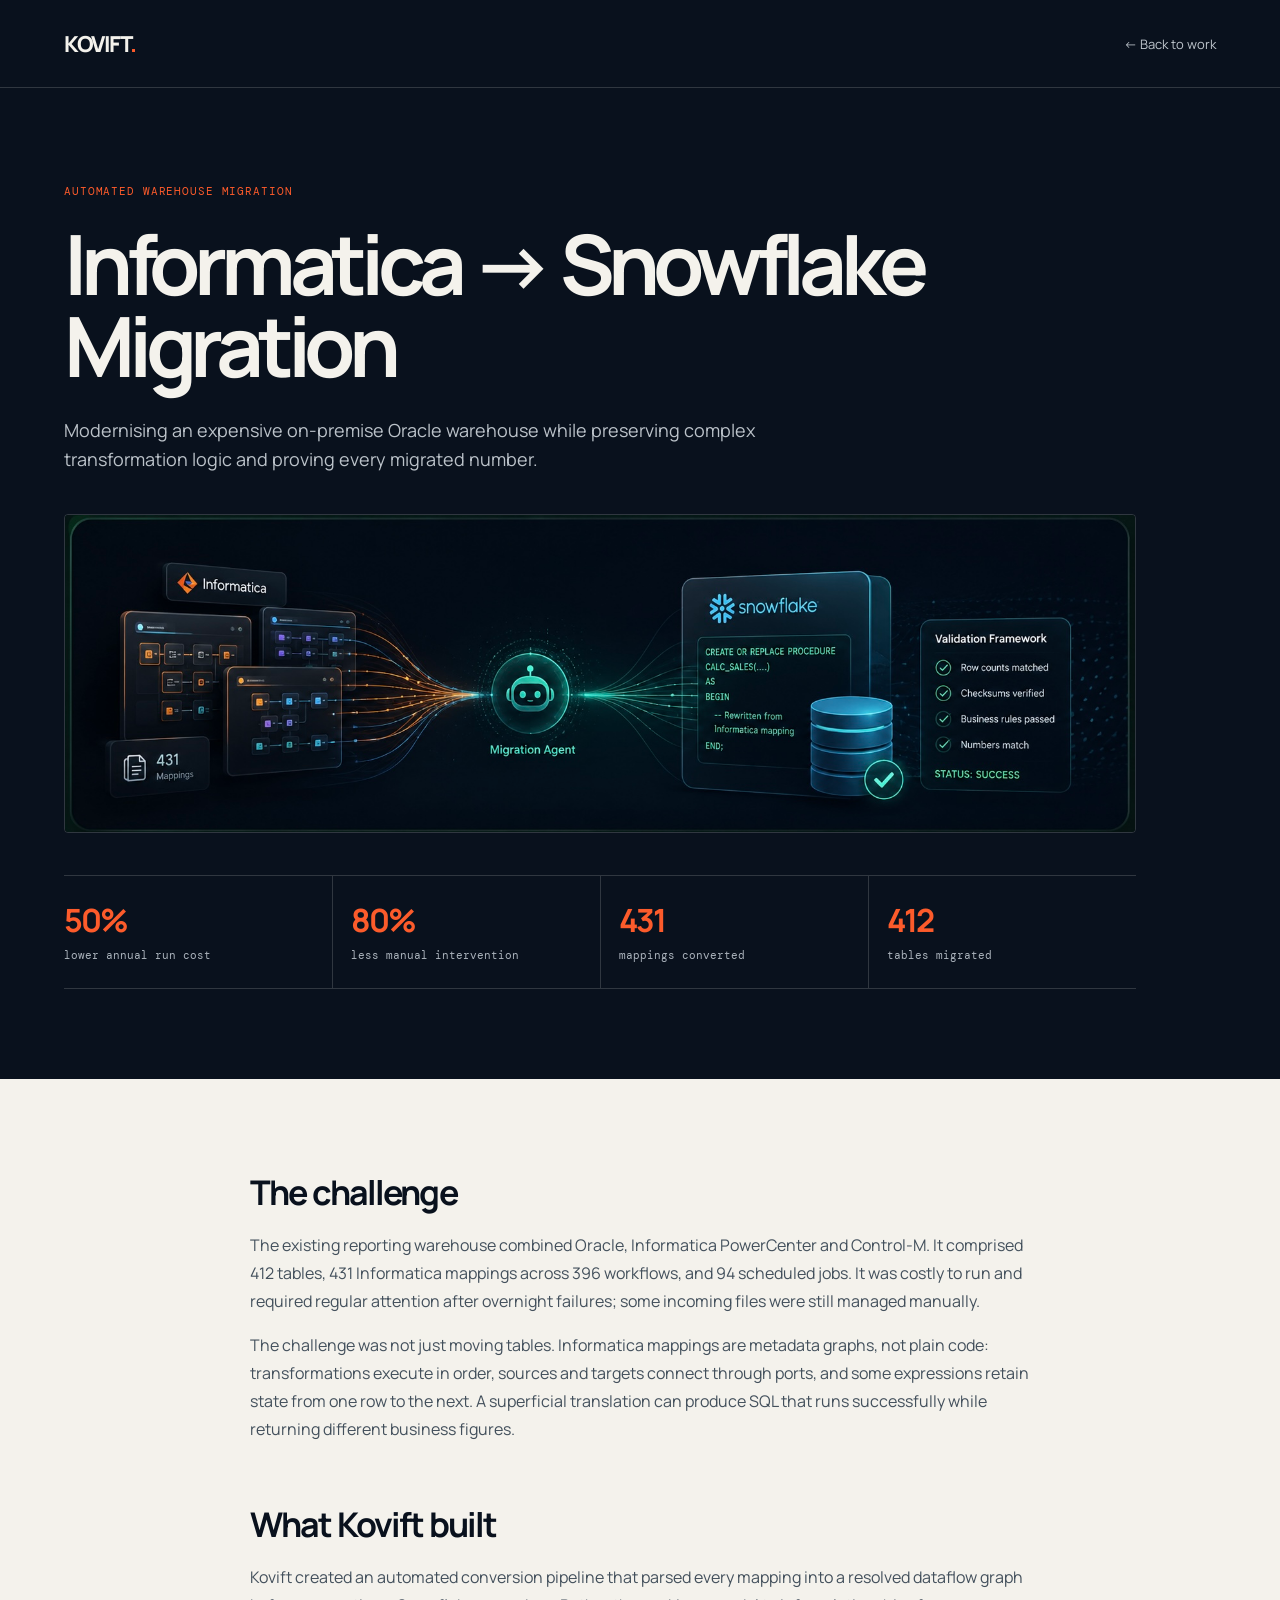
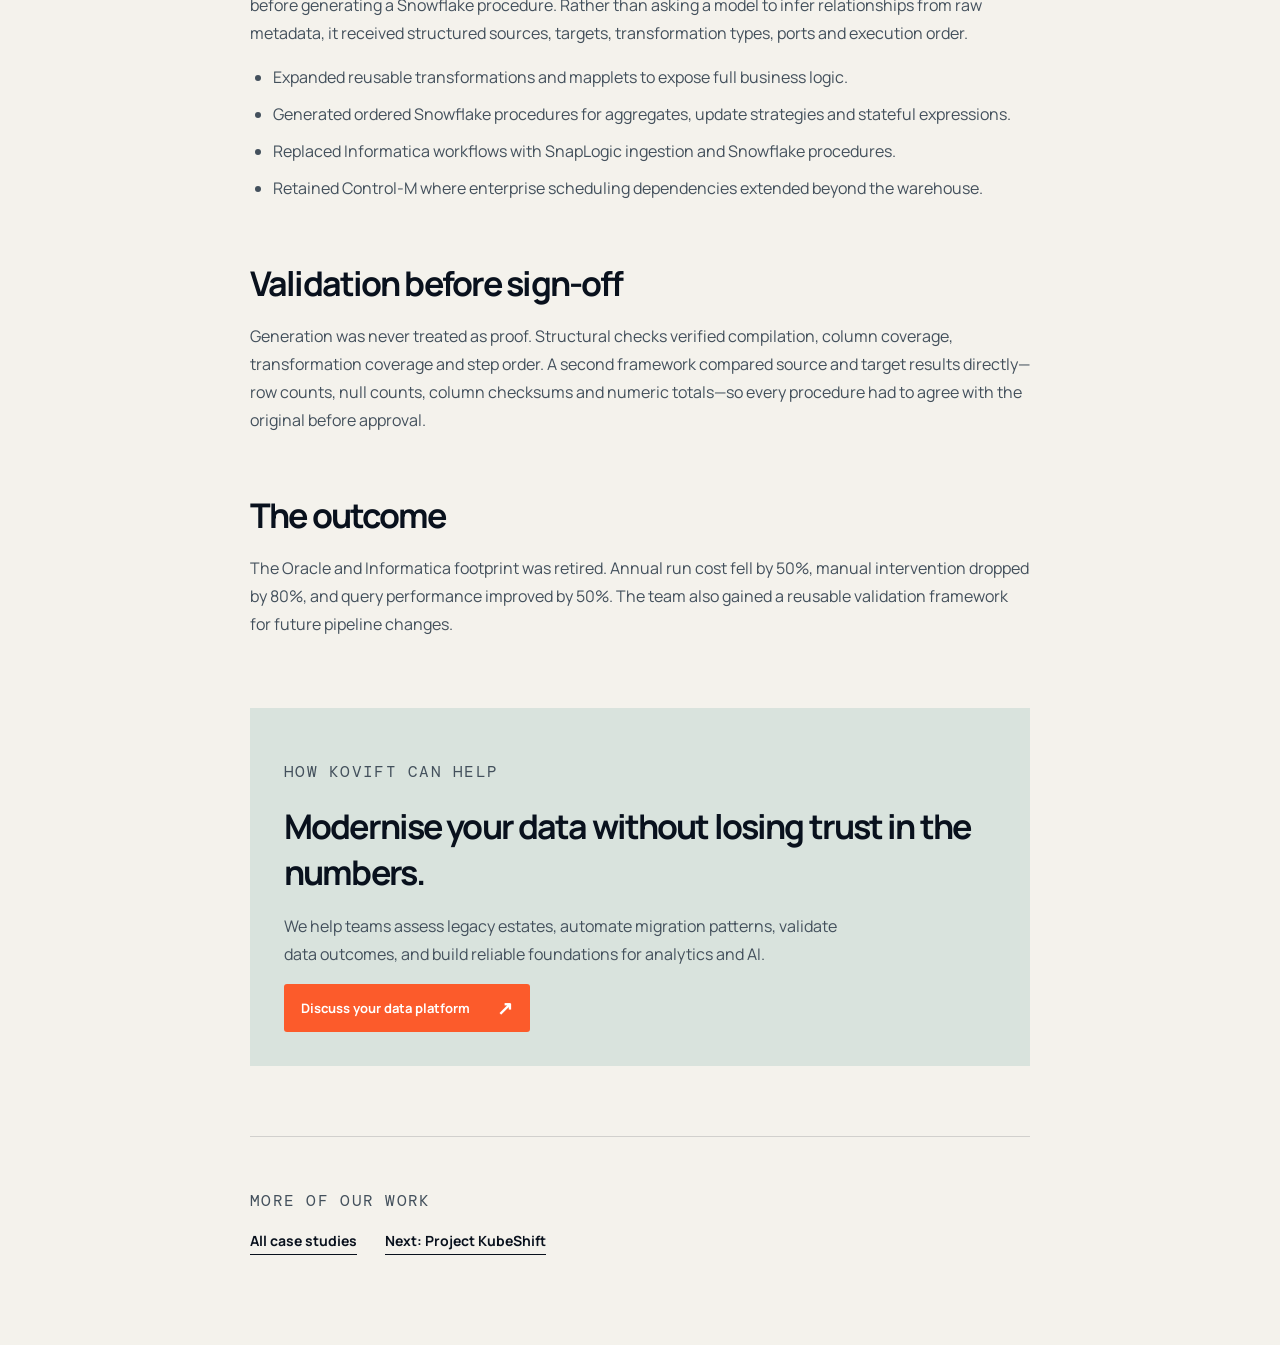
<file: case-study-snowflake.html>
<!doctype html><html lang="en"><head><meta charset="UTF-8"><meta name="viewport" content="width=device-width, initial-scale=1.0"><meta name="description" content="Kovift migrated 412 tables and 431 Informatica mappings from Oracle to Snowflake — 50% lower run cost and every number proven."><title>Informatica to Snowflake Migration: Case Study | Kovift</title><link rel="preconnect" href="https://fonts.googleapis.com"><link rel="preconnect" href="https://fonts.gstatic.com" crossorigin><link href="https://fonts.googleapis.com/css2?family=DM+Mono:wght@400;500&family=Manrope:wght@400;500;600;700;800&display=swap" rel="stylesheet"><link rel="stylesheet" href="styles.css"><link rel="stylesheet" href="case-study.css"><link rel="icon" type="image/png" href="favicon.png" /><link rel="icon" type="image/svg+xml" href="assets/favicon.svg" />
<link rel="canonical" href="https://kovift.com/case-study-snowflake.html" />
<meta property="og:title" content="Informatica to Snowflake Migration: Case Study | Kovift" />
<meta property="og:description" content="Kovift migrated 412 tables and 431 Informatica mappings from Oracle to Snowflake — 50% lower run cost and every number proven." />
<meta property="og:type" content="website" />
<meta property="og:url" content="https://kovift.com/case-study-snowflake.html" />
<meta property="og:image" content="https://kovift.com/assets/og-image.png" />
<meta name="twitter:card" content="summary_large_image" />
</head><body><header class="case-header"><a class="logo" href="index.html">KOVIFT<span>.</span></a><a href="work.html">← Back to work</a></header><main><section class="case-hero"><p class="case-kicker">AUTOMATED WAREHOUSE MIGRATION</p><h1>Informatica → Snowflake Migration</h1><p class="case-lede">Modernising an expensive on-premise Oracle warehouse while preserving complex transformation logic and proving every migrated number.</p><img class="case-image" src="assets/informatica-snowflake.png" alt="Informatica to Snowflake migration and validation workflow"><div class="case-metrics"><div><b>50%</b><span>lower annual run cost</span></div><div><b>80%</b><span>less manual intervention</span></div><div><b>431</b><span>mappings converted</span></div><div><b>412</b><span>tables migrated</span></div></div></section><section class="case-body"><div><h2>The challenge</h2><p>The existing reporting warehouse combined Oracle, Informatica PowerCenter and Control-M. It comprised 412 tables, 431 Informatica mappings across 396 workflows, and 94 scheduled jobs. It was costly to run and required regular attention after overnight failures; some incoming files were still managed manually.</p><p>The challenge was not just moving tables. Informatica mappings are metadata graphs, not plain code: transformations execute in order, sources and targets connect through ports, and some expressions retain state from one row to the next. A superficial translation can produce SQL that runs successfully while returning different business figures.</p><h2>What Kovift built</h2><p>Kovift created an automated conversion pipeline that parsed every mapping into a resolved dataflow graph before generating a Snowflake procedure. Rather than asking a model to infer relationships from raw metadata, it received structured sources, targets, transformation types, ports and execution order.</p><ul><li>Expanded reusable transformations and mapplets to expose full business logic.</li><li>Generated ordered Snowflake procedures for aggregates, update strategies and stateful expressions.</li><li>Replaced Informatica workflows with SnapLogic ingestion and Snowflake procedures.</li><li>Retained Control-M where enterprise scheduling dependencies extended beyond the warehouse.</li></ul><h2>Validation before sign-off</h2><p>Generation was never treated as proof. Structural checks verified compilation, column coverage, transformation coverage and step order. A second framework compared source and target results directly—row counts, null counts, column checksums and numeric totals—so every procedure had to agree with the original before approval.</p><h2>The outcome</h2><p>The Oracle and Informatica footprint was retired. Annual run cost fell by 50%, manual intervention dropped by 80%, and query performance improved by 50%. The team also gained a reusable validation framework for future pipeline changes.</p><section class="case-help"><p class="case-kicker">HOW KOVIFT CAN HELP</p><h2>Modernise your data without losing trust in the numbers.</h2><p>We help teams assess legacy estates, automate migration patterns, validate data outcomes, and build reliable foundations for analytics and AI.</p><a class="button button-primary" href="index.html#contact">Discuss your data platform <span>↗</span></a></section><section class="case-more"><p class="case-kicker">MORE OF OUR WORK</p><div class="case-more-links"><a href="work.html">All case studies</a><a href="case-study-kubeshift.html">Next: Project KubeShift</a></div></section></div></section></main></body></html>
</file>
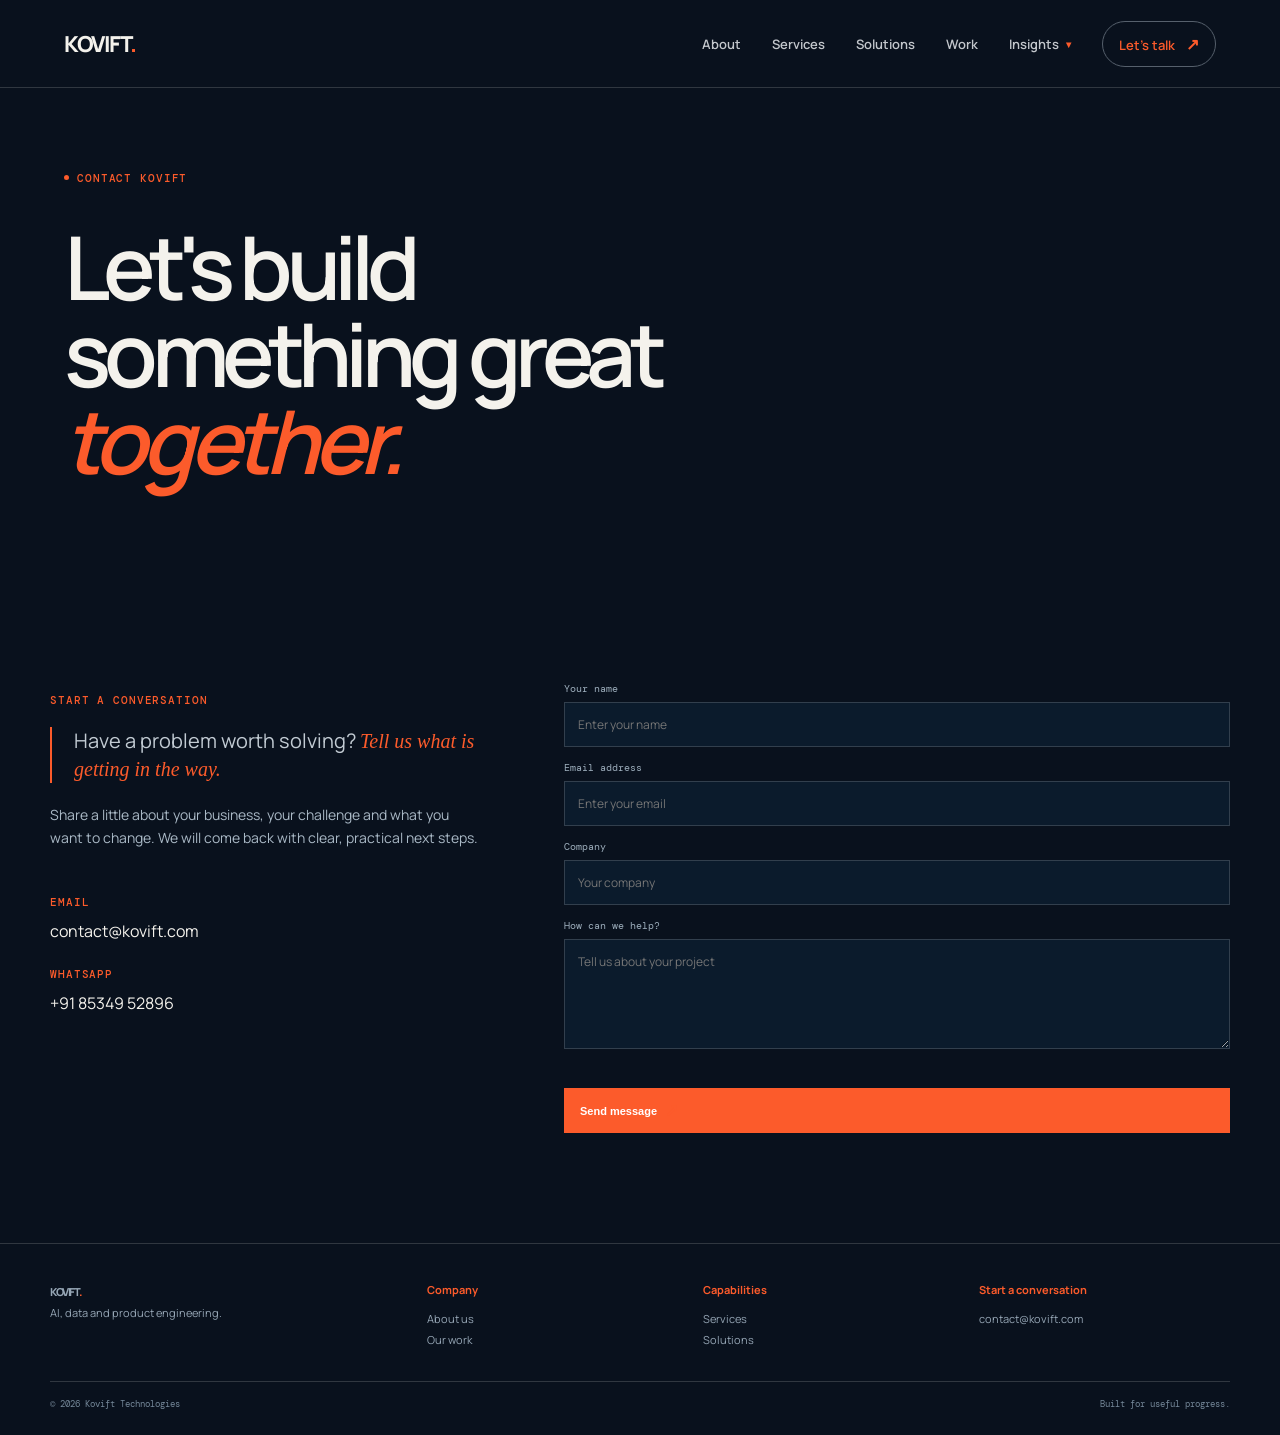
<file: contact.html>
<!doctype html><html lang="en"><head><meta charset="UTF-8"><meta name="viewport" content="width=device-width,initial-scale=1"><meta name="description" content="Start a project with Kovift. Tell us the challenge you're solving and get clear, practical next steps from our engineering team."><title>Contact: Kovift</title><link rel="preconnect" href="https://fonts.googleapis.com" /><link rel="preconnect" href="https://fonts.gstatic.com" crossorigin /><link href="https://fonts.googleapis.com/css2?family=DM+Mono:wght@400;500&family=Manrope:wght@400;500;600;700;800&display=swap" rel="stylesheet" /><link rel="stylesheet" href="site.css"><script defer src="script.js"></script><link rel="icon" type="image/png" href="favicon.png" /><link rel="icon" type="image/svg+xml" href="assets/favicon.svg" />
<link rel="canonical" href="https://kovift.com/contact.html" />
<meta property="og:title" content="Contact: Kovift" />
<meta property="og:description" content="Start a project with Kovift. Tell us the challenge you're solving and get clear, practical next steps from our engineering team." />
<meta property="og:type" content="website" />
<meta property="og:url" content="https://kovift.com/contact.html" />
<meta property="og:image" content="https://kovift.com/assets/og-image.png" />
<meta name="twitter:card" content="summary_large_image" />
</head><body><a href="#main" class="skip-link">Skip to main content</a><header class="topbar shell"><a class="brand" href="index.html">KOVIFT<i>.</i></a><button class="menu" aria-label="Open navigation" aria-expanded="false">+</button><nav class="nav"><a href="about.html">About</a><a href="services.html">Services</a><a href="solutions.html">Solutions</a><a href="work.html">Work</a><div class="nav-item"><a href="javascript:void(0)" class="nav-insights" aria-haspopup="true">Insights <i>▾</i></a><div class="nav-drop"><a href="work.html" class="nav-drop-all">Client success stories <span>&nearr;</span></a></div></div><a href="contact.html" class="active top-cta">Let's talk <span>↗</span></a></nav></header><main id="main"><section class="page-hero shell"><p class="eyebrow">CONTACT KOVIFT</p><h1 class="display">Let's build<br>something great<br><em>together.</em></h1></section><section class="section shell form"><div><p class="label">START A CONVERSATION</p><p class="quote">Have a problem worth solving? <em>Tell us what is getting in the way.</em></p><p class="page-hero-copy">Share a little about your business, your challenge and what you want to change. We will come back with clear, practical next steps.</p><p class="label" style="margin-top:45px">EMAIL</p><a href="mailto:contact@kovift.com">contact@kovift.com</a><p class="label" style="margin-top:25px">WHATSAPP</p><a href="https://wa.me/918534952896">+91 85349 52896</a></div><form class="form-fields" id="contactForm" action="https://formspree.io/f/mnpqnqvv" method="POST"><input type="hidden" name="_subject" value="Kovift contact page enquiry"><input type="hidden" name="_captcha" value="true"><label>Your name<input name="name" type="text" required placeholder="Enter your name" aria-required="true"></label><label>Email address<input name="email" type="email" required placeholder="Enter your email" aria-required="true"></label><label>Company<input name="company" type="text" placeholder="Your company"></label><label>How can we help?<textarea name="message" required placeholder="Tell us about your project" aria-required="true"></textarea></label><button class="button" type="submit">Send message <span>↗</span></button></form></section></main><footer class="footer"><div class="shell footer-grid"><div><a class="brand" href="index.html">KOVIFT<i>.</i></a><p>AI, data and product engineering.</p></div><div><h4>Company</h4><a href="about.html">About us</a><a href="work.html">Our work</a></div><div><h4>Capabilities</h4><a href="services.html">Services</a><a href="solutions.html">Solutions</a></div><div><h4>Start a conversation</h4><a href="mailto:contact@kovift.com">contact@kovift.com</a></div></div><div class="shell footer-bottom"><span>© 2026 Kovift Technologies</span><span>Built for useful progress.</span></div></footer></body></html>
</file>
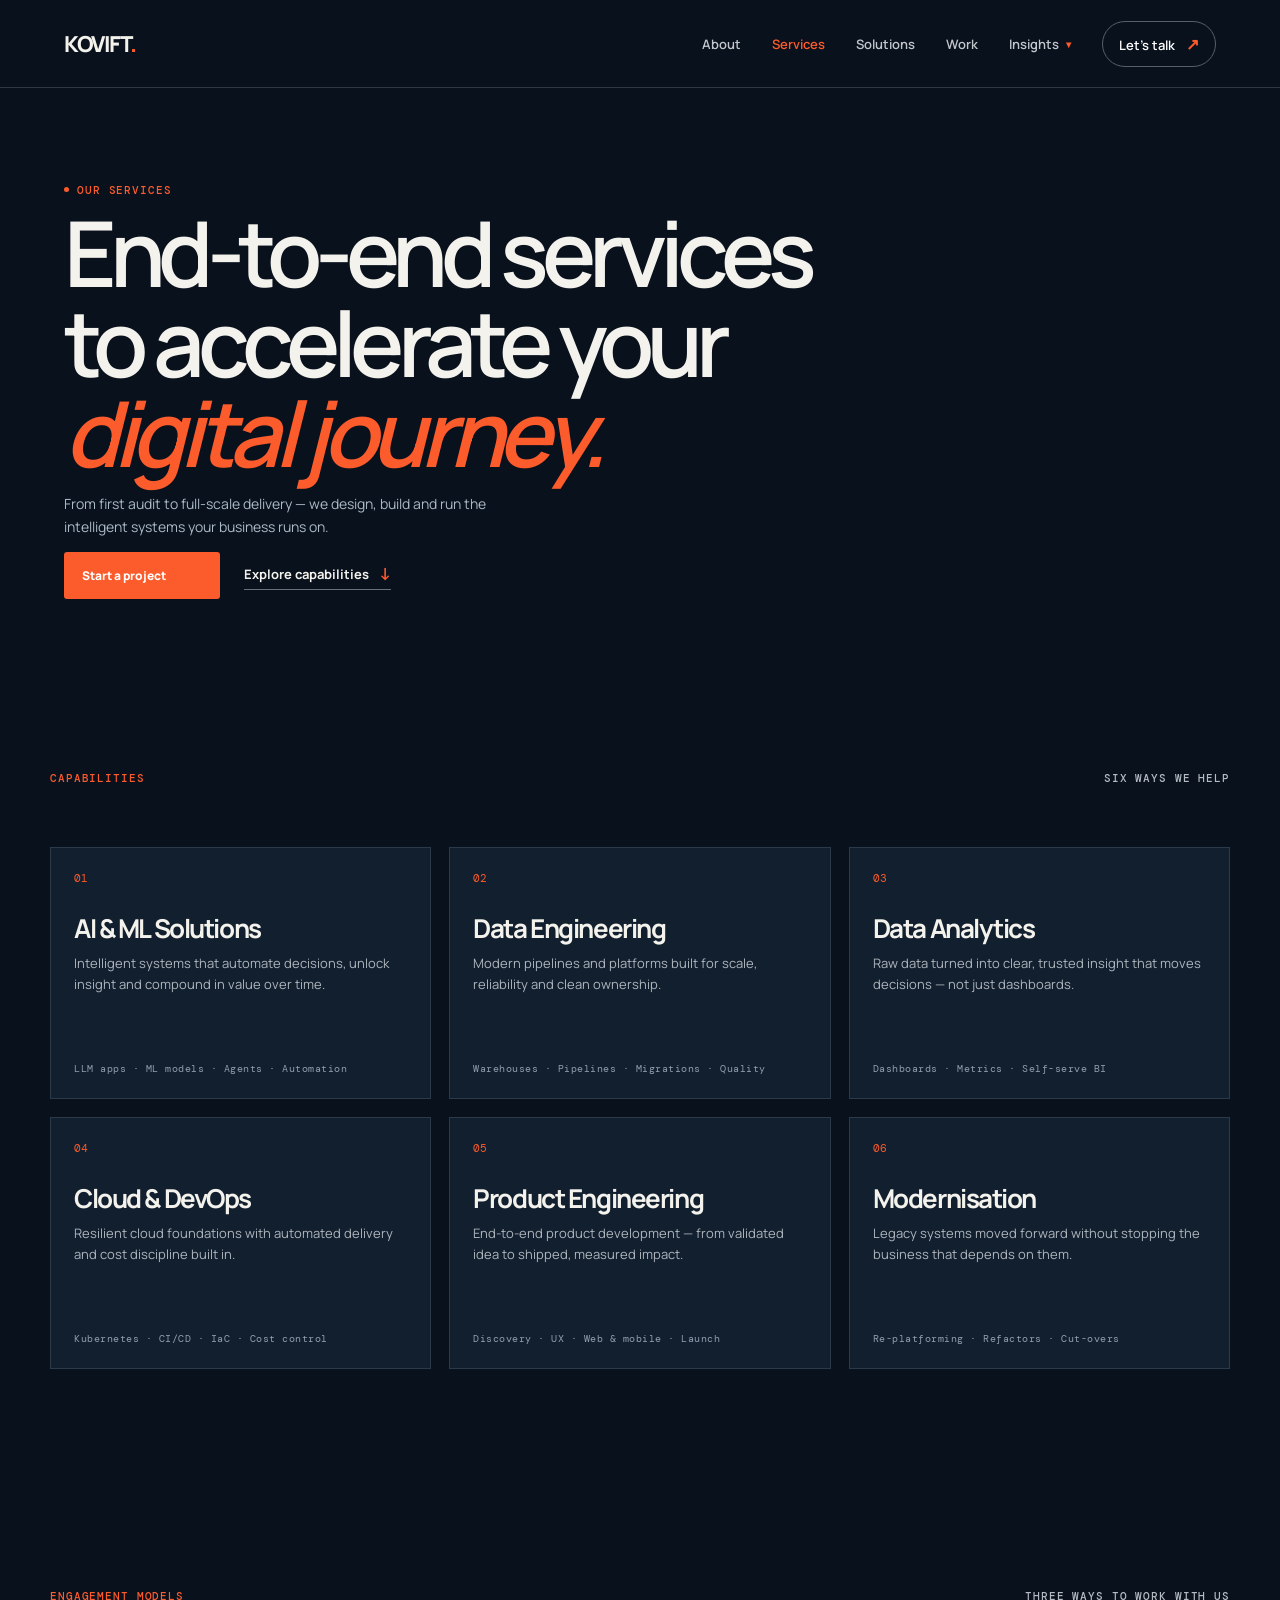
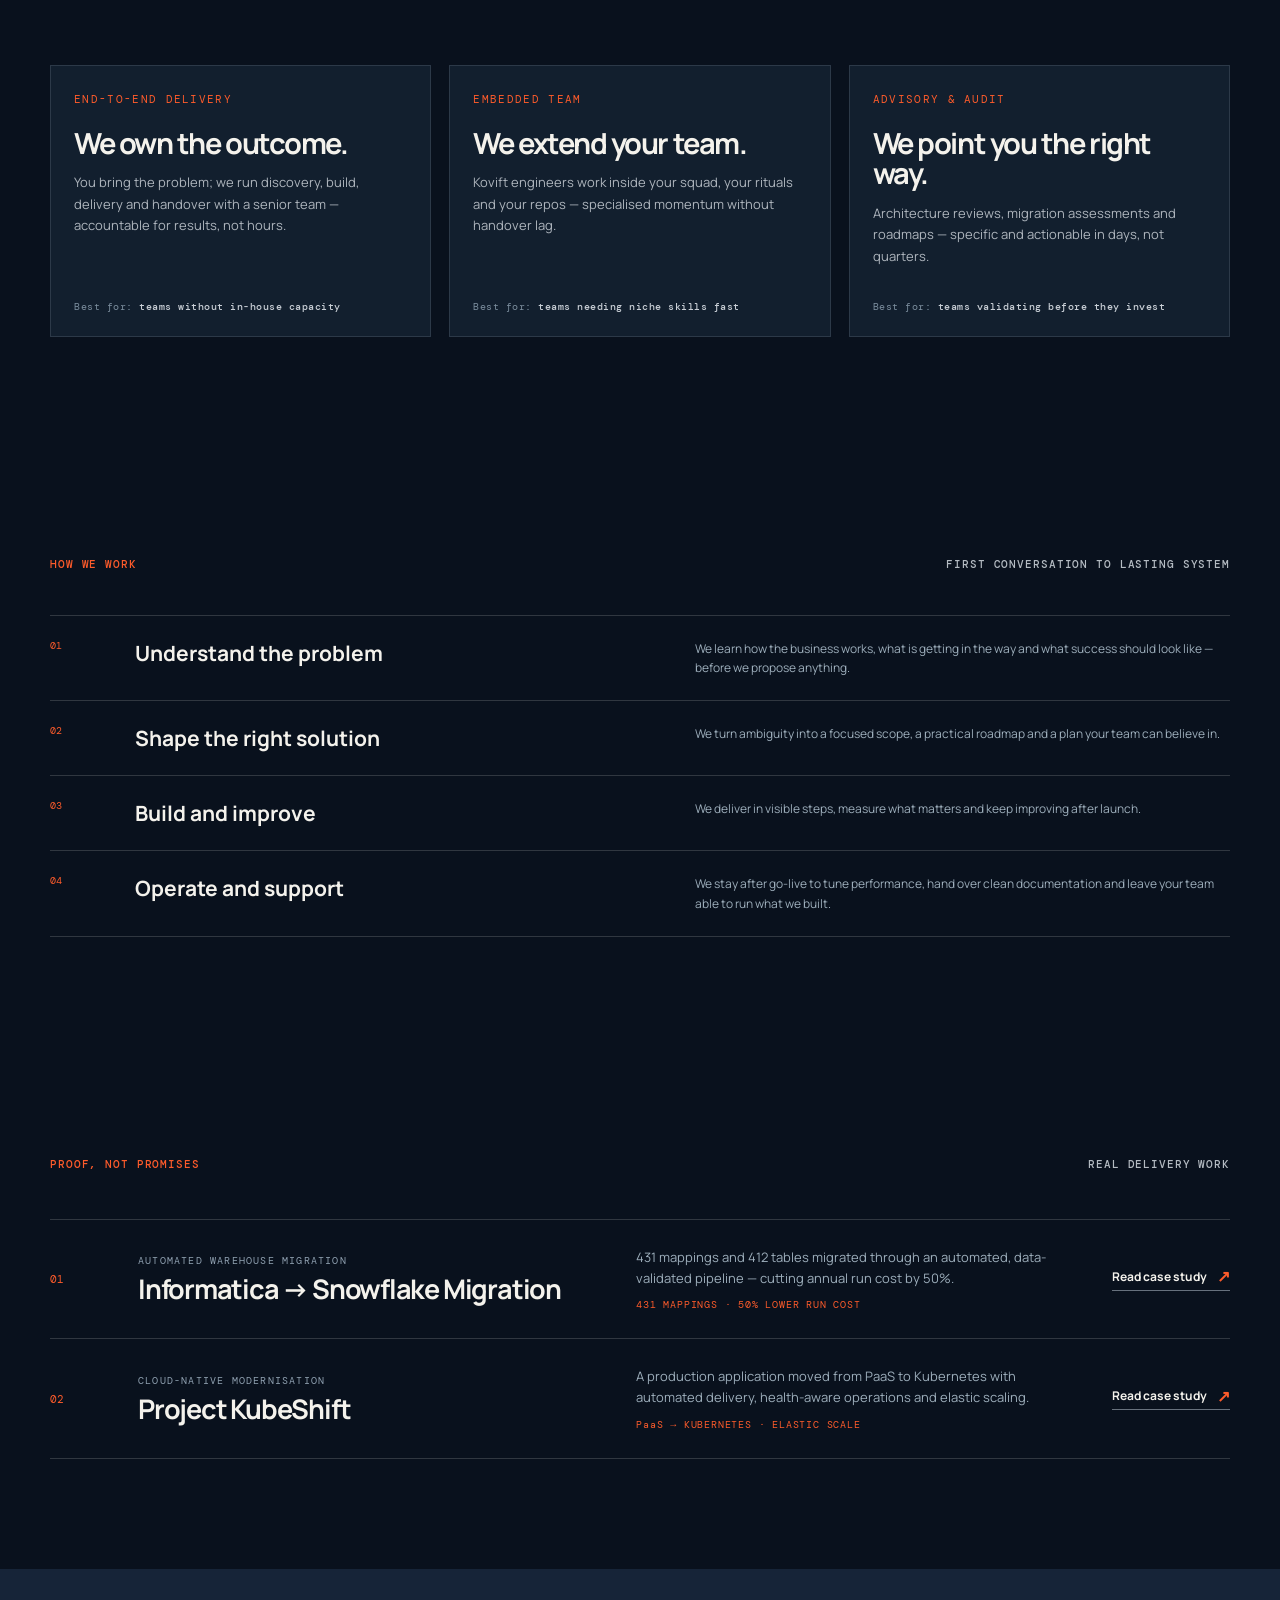
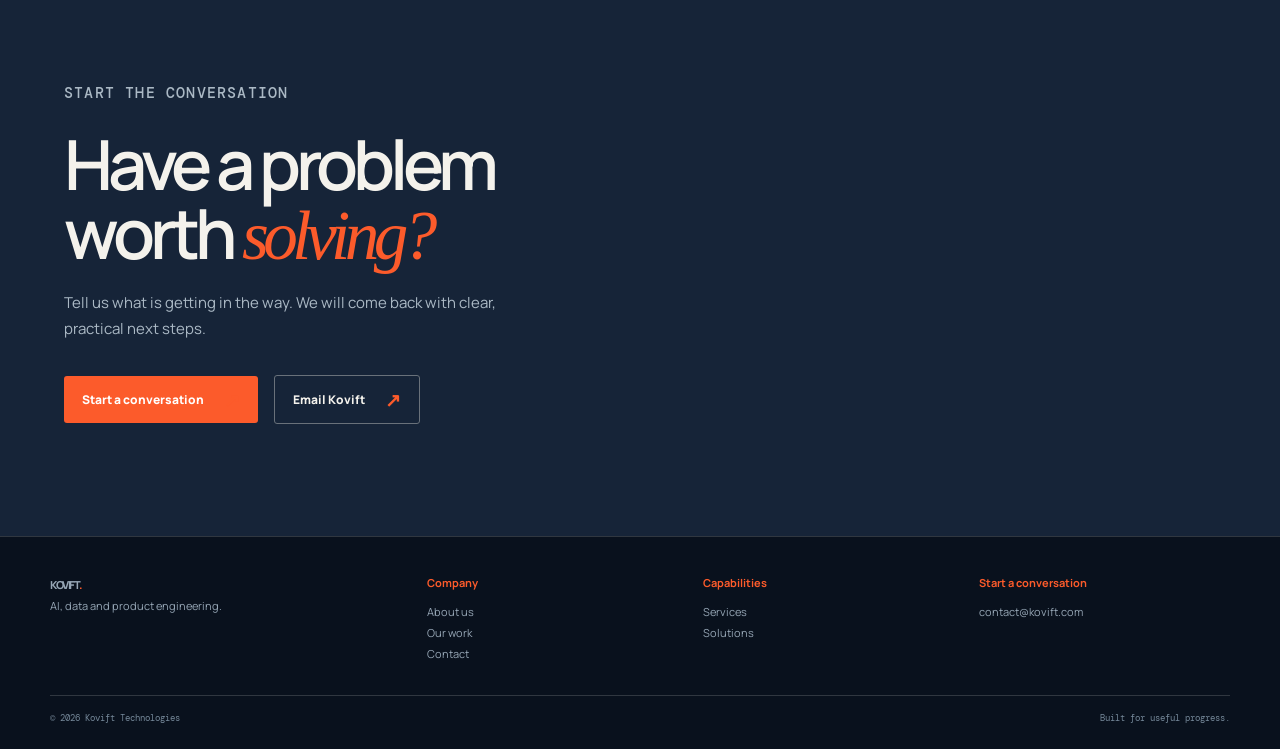
<file: services.html>
<!doctype html><html lang="en"><head><meta charset="UTF-8"><meta name="viewport" content="width=device-width,initial-scale=1"><meta name="description" content="End-to-end AI, data, cloud and product engineering services — AI &amp; ML, analytics, data engineering, DevOps and modernisation."><title>Services: Kovift</title><link rel="preconnect" href="https://fonts.googleapis.com" /><link rel="preconnect" href="https://fonts.gstatic.com" crossorigin /><link href="https://fonts.googleapis.com/css2?family=DM+Mono:wght@400;500&family=Manrope:wght@400;500;600;700;800&display=swap" rel="stylesheet" /><link rel="stylesheet" href="site.css"><script defer src="script.js"></script><link rel="icon" type="image/png" href="favicon.png" /><link rel="icon" type="image/svg+xml" href="assets/favicon.svg" />
<link rel="canonical" href="https://kovift.com/services.html" />
<meta property="og:title" content="Services: Kovift" /><meta property="og:description" content="End-to-end AI, data, cloud and product engineering services — AI &amp; ML, analytics, data engineering, DevOps and modernisation." />
<meta property="og:type" content="website" /><meta property="og:url" content="https://kovift.com/services.html" /><meta property="og:image" content="https://kovift.com/assets/og-image.png" /><meta name="twitter:card" content="summary_large_image" />
<script type="application/ld+json">{"@context":"https://schema.org","@type":"Service","name":"AI, Data, Cloud & Product Engineering Services","provider":{"@type":"Organization","name":"Kovift","url":"https://kovift.com","email":"contact@kovift.com"},"areaServed":"Worldwide","description":"End-to-end AI, data, analytics, cloud, product engineering and modernisation services.","hasOfferCatalog":{"@type":"OfferCatalog","name":"Kovift Capabilities","itemListElement":[{"@type":"Offer","itemOffered":{"@type":"Service","name":"AI & ML Solutions"}},{"@type":"Offer","itemOffered":{"@type":"Service","name":"Data Engineering"}},{"@type":"Offer","itemOffered":{"@type":"Service","name":"Data Analytics"}},{"@type":"Offer","itemOffered":{"@type":"Service","name":"Cloud & DevOps"}},{"@type":"Offer","itemOffered":{"@type":"Service","name":"Product Engineering"}},{"@type":"Offer","itemOffered":{"@type":"Service","name":"Modernisation"}}]}}</script>
</head><body><a href="#main" class="skip-link">Skip to main content</a><header class="topbar shell"><a class="brand" href="index.html">KOVIFT<i>.</i></a><button class="menu" aria-label="Open navigation" aria-expanded="false">+</button><nav class="nav"><a href="about.html">About</a><a href="services.html" class="active">Services</a><a href="solutions.html">Solutions</a><a href="work.html">Work</a><div class="nav-item"><a href="javascript:void(0)" class="nav-insights" aria-haspopup="true">Insights <i>▾</i></a><div class="nav-drop"><a href="work.html" class="nav-drop-all">Client success stories <span>&nearr;</span></a></div></div><a href="contact.html" class="top-cta">Let's talk <span>&nearr;</span></a></nav></header>
<main id="main"><section class="hero page-hero sv-hero"><p class="eyebrow reveal">OUR SERVICES</p><h1 class="display reveal">End-to-end services<br>to accelerate your<br><em>digital journey.</em></h1><p class="page-hero-copy reveal">From first audit to full-scale delivery &mdash; we design, build and run the intelligent systems your business runs on.</p><div class="sv-hero-actions reveal"><a class="button button-primary" href="contact.html">Start a project <span>&nearr;</span></a><a class="text-link" href="#capabilities">Explore capabilities <span>&darr;</span></a></div><div class="sv-chips"><span class="sv-core" aria-hidden="true"></span><svg class="sv-lines" aria-hidden="true"></svg><a class="sv-chip" style="--d:-1.2s" href="#cap-product"><i></i>Web Development</a><a class="sv-chip" style="--d:-3.4s" href="#cap-product"><i></i>App Development</a><a class="sv-chip" style="--d:-5.1s" href="#cap-ai"><i></i>AI &amp; ML</a><a class="sv-chip" style="--d:-2.3s" href="#cap-data"><i></i>Data Engineering</a><a class="sv-chip" style="--d:-4.6s" href="#cap-analytics"><i></i>Analytics &amp; BI</a><a class="sv-chip" style="--d:-0.7s" href="#cap-cloud"><i></i>Cloud &amp; DevOps</a><a class="sv-chip" style="--d:-6.2s" href="#cap-modern"><i></i>Modernisation</a></div></section>

<section id="capabilities" class="section shell"><div class="section-top reveal"><p class="label">CAPABILITIES</p><p>SIX WAYS WE HELP</p></div><div class="sv-cap-grid"><article id="cap-ai" class="sv-cap-card reveal"><span class="number">01</span><h3>AI &amp; ML Solutions</h3><p>Intelligent systems that automate decisions, unlock insight and compound in value over time.</p><div class="tags">LLM apps &middot; ML models &middot; Agents &middot; Automation</div></article><article id="cap-data" class="sv-cap-card reveal"><span class="number">02</span><h3>Data Engineering</h3><p>Modern pipelines and platforms built for scale, reliability and clean ownership.</p><div class="tags">Warehouses &middot; Pipelines &middot; Migrations &middot; Quality</div></article><article id="cap-analytics" class="sv-cap-card reveal"><span class="number">03</span><h3>Data Analytics</h3><p>Raw data turned into clear, trusted insight that moves decisions &mdash; not just dashboards.</p><div class="tags">Dashboards &middot; Metrics &middot; Self-serve BI</div></article><article id="cap-cloud" class="sv-cap-card reveal"><span class="number">04</span><h3>Cloud &amp; DevOps</h3><p>Resilient cloud foundations with automated delivery and cost discipline built in.</p><div class="tags">Kubernetes &middot; CI/CD &middot; IaC &middot; Cost control</div></article><article id="cap-product" class="sv-cap-card reveal"><span class="number">05</span><h3>Product Engineering</h3><p>End-to-end product development &mdash; from validated idea to shipped, measured impact.</p><div class="tags">Discovery &middot; UX &middot; Web &amp; mobile &middot; Launch</div></article><article id="cap-modern" class="sv-cap-card reveal"><span class="number">06</span><h3>Modernisation</h3><p>Legacy systems moved forward without stopping the business that depends on them.</p><div class="tags">Re-platforming &middot; Refactors &middot; Cut-overs</div></article></div></section>

<section id="engagement" class="section shell"><div class="section-top reveal"><p class="label">ENGAGEMENT MODELS</p><p>THREE WAYS TO WORK WITH US</p></div><div class="sv-engage-grid"><article class="sv-engage-card reveal"><span class="kicker">END-TO-END DELIVERY</span><h3>We own the outcome.</h3><p>You bring the problem; we run discovery, build, delivery and handover with a senior team &mdash; accountable for results, not hours.</p><div class="best">Best for: <b>teams without in-house capacity</b></div></article><article class="sv-engage-card reveal"><span class="kicker">EMBEDDED TEAM</span><h3>We extend your team.</h3><p>Kovift engineers work inside your squad, your rituals and your repos &mdash; specialised momentum without handover lag.</p><div class="best">Best for: <b>teams needing niche skills fast</b></div></article><article class="sv-engage-card reveal"><span class="kicker">ADVISORY &amp; AUDIT</span><h3>We point you the right way.</h3><p>Architecture reviews, migration assessments and roadmaps &mdash; specific and actionable in days, not quarters.</p><div class="best">Best for: <b>teams validating before they invest</b></div></article></div></section>
<section id="how" class="section shell"><div class="section-top reveal"><p class="label">HOW WE WORK</p><p>FIRST CONVERSATION TO LASTING SYSTEM</p></div><div class="feature-list" style="margin-top:44px"><div class="feature-row reveal"><span>01</span><h3>Understand the problem</h3><p>We learn how the business works, what is getting in the way and what success should look like &mdash; before we propose anything.</p></div><div class="feature-row reveal"><span>02</span><h3>Shape the right solution</h3><p>We turn ambiguity into a focused scope, a practical roadmap and a plan your team can believe in.</p></div><div class="feature-row reveal"><span>03</span><h3>Build and improve</h3><p>We deliver in visible steps, measure what matters and keep improving after launch.</p></div><div class="feature-row reveal"><span>04</span><h3>Operate and support</h3><p>We stay after go-live to tune performance, hand over clean documentation and leave your team able to run what we built.</p></div></div></section>
<section id="proof" class="section shell"><div class="section-top reveal"><p class="label">PROOF, NOT PROMISES</p><p>REAL DELIVERY WORK</p></div><div class="sv-proof-list"><div class="sv-proof-row reveal"><span>01</span><div><p class="kicker">AUTOMATED WAREHOUSE MIGRATION</p><h3>Informatica &rarr; Snowflake Migration</h3></div><div><p>431 mappings and 412 tables migrated through an automated, data-validated pipeline &mdash; cutting annual run cost by 50%.</p><span class="sv-proof-stat">431 MAPPINGS &middot; 50% LOWER RUN COST</span></div><a class="sv-proof-link" href="case-study-snowflake.html">Read case study <span>&nearr;</span></a></div><div class="sv-proof-row reveal"><span>02</span><div><p class="kicker">CLOUD-NATIVE MODERNISATION</p><h3>Project KubeShift</h3></div><div><p>A production application moved from PaaS to Kubernetes with automated delivery, health-aware operations and elastic scaling.</p><span class="sv-proof-stat">PaaS &rarr; KUBERNETES &middot; ELASTIC SCALE</span></div><a class="sv-proof-link" href="case-study-kubeshift.html">Read case study <span>&nearr;</span></a></div></div></section>
<section class="sv-cta"><div class="sv-cta-inner"><p class="label reveal">START THE CONVERSATION</p><h2 class="reveal">Have a problem<br>worth <em>solving?</em></h2><p class="reveal">Tell us what is getting in the way. We will come back with clear, practical next steps.</p><div class="sv-cta-actions reveal"><a class="button button-primary" href="contact.html">Start a conversation <span>&nearr;</span></a><a class="button button-secondary" href="mailto:contact@kovift.com">Email Kovift <span>&nearr;</span></a></div></div></section>
</main><footer class="footer"><div class="shell footer-grid"><div><a class="brand" href="index.html">KOVIFT<i>.</i></a><p>AI, data and product engineering.</p></div><div><h4>Company</h4><a href="about.html">About us</a><a href="work.html">Our work</a><a href="contact.html">Contact</a></div><div><h4>Capabilities</h4><a href="services.html">Services</a><a href="solutions.html">Solutions</a></div><div><h4>Start a conversation</h4><a href="mailto:contact@kovift.com">contact@kovift.com</a></div></div><div class="shell footer-bottom"><span>&copy; 2026 Kovift Technologies</span><span>Built for useful progress.</span></div></footer></body></html>
</file>
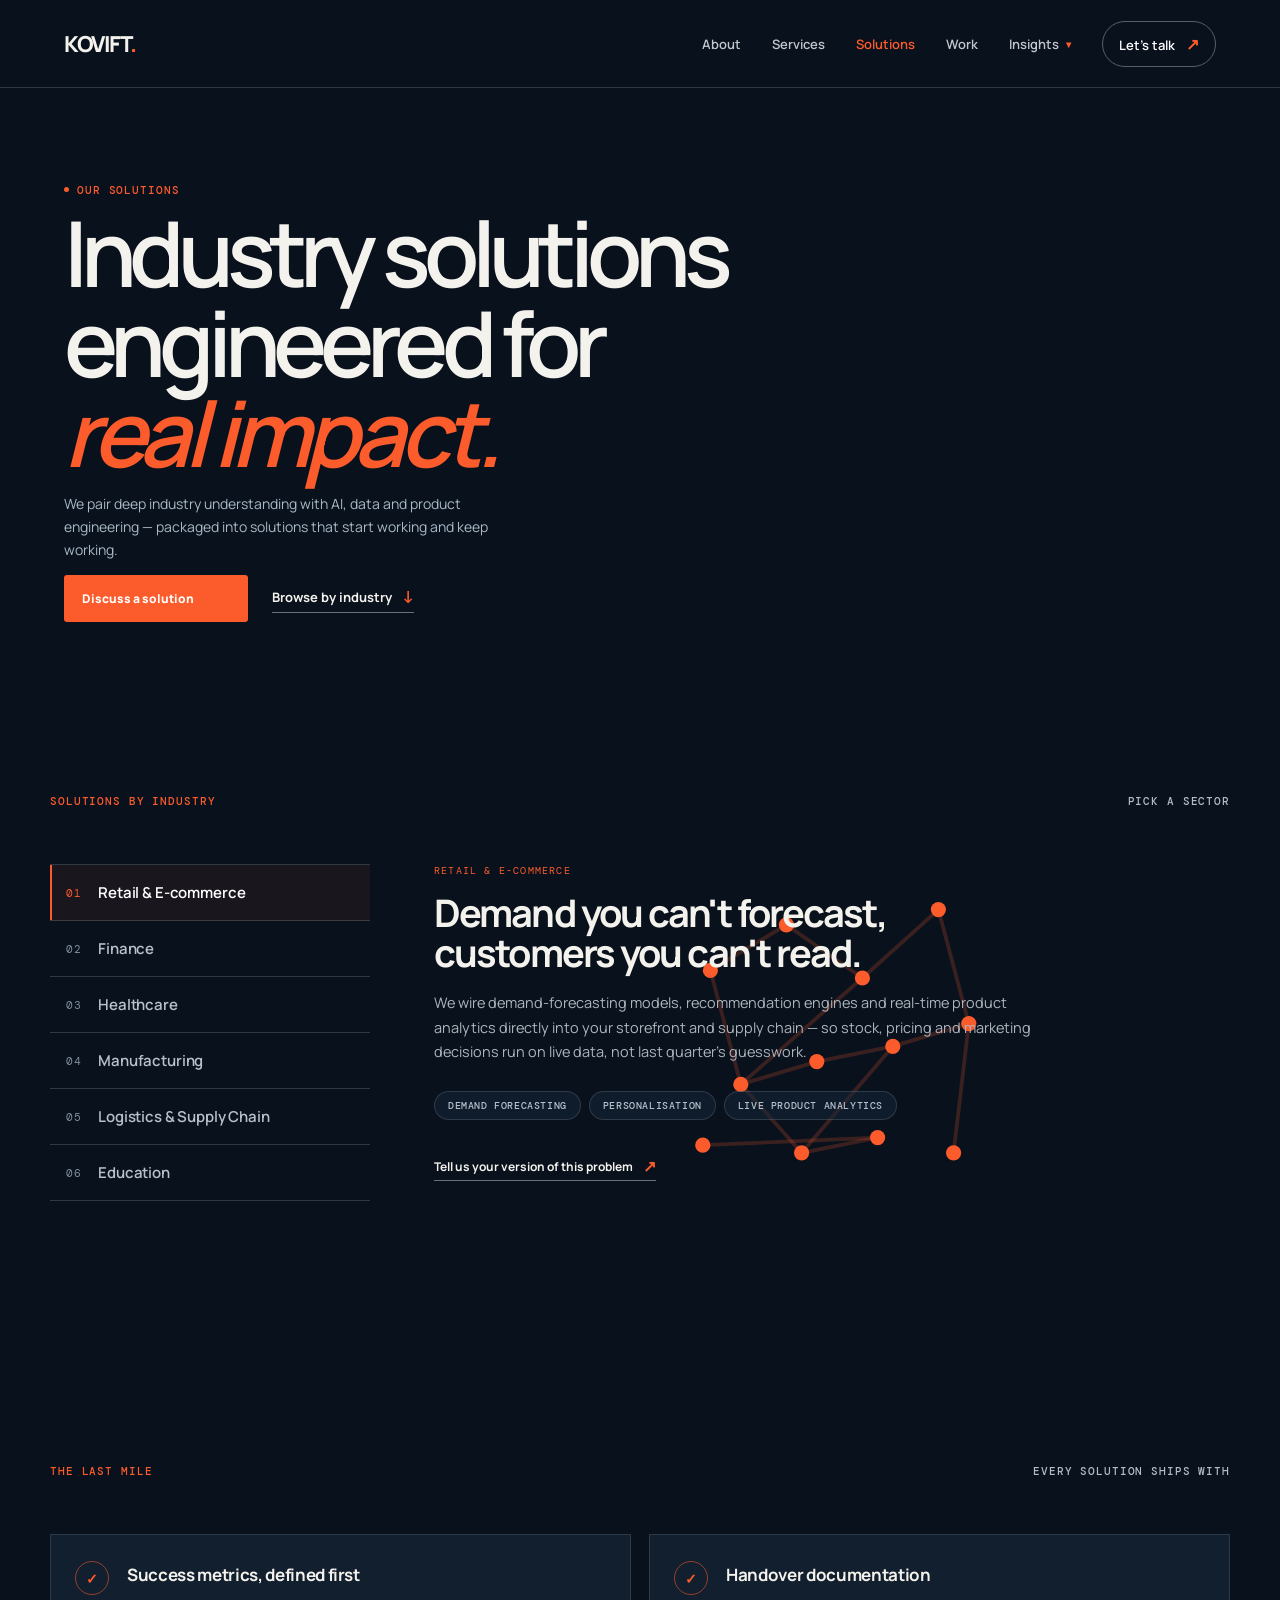
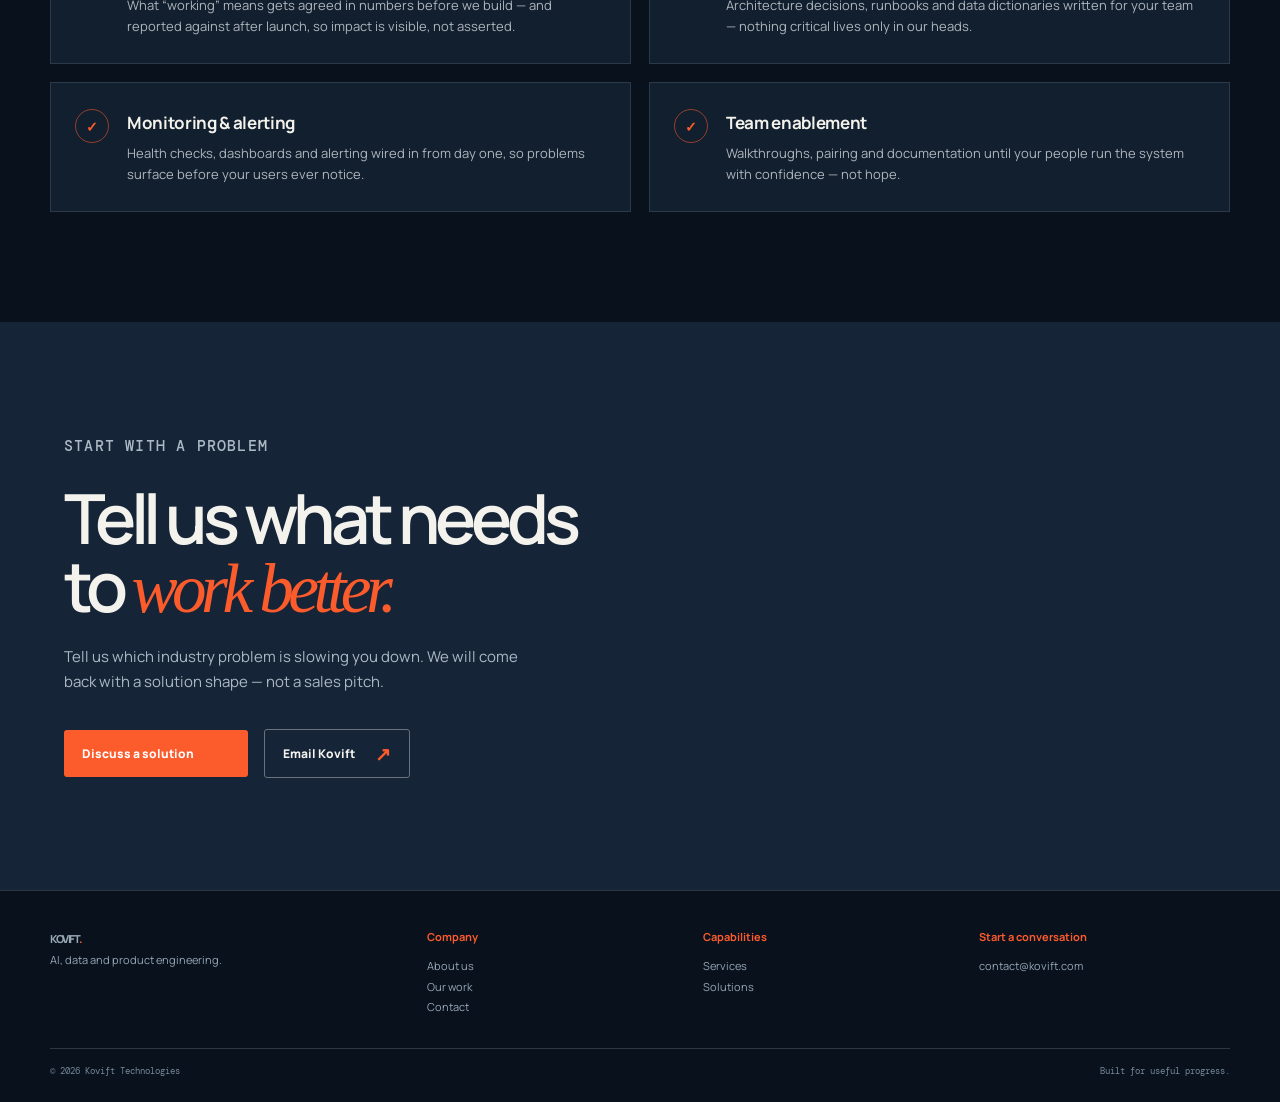
<file: solutions.html>
<!doctype html><html lang="en"><head><meta charset="UTF-8"><meta name="viewport" content="width=device-width,initial-scale=1"><meta name="description" content="Industry solutions for retail, finance, healthcare, manufacturing, logistics and education — AI, data and product engineering with measurable outcomes."><title>Solutions: Kovift</title><link rel="preconnect" href="https://fonts.googleapis.com" /><link rel="preconnect" href="https://fonts.gstatic.com" crossorigin /><link href="https://fonts.googleapis.com/css2?family=DM+Mono:wght@400;500&family=Manrope:wght@400;500;600;700;800&display=swap" rel="stylesheet" /><link rel="stylesheet" href="site.css"><script defer src="script.js"></script><link rel="icon" type="image/png" href="favicon.png" /><link rel="icon" type="image/svg+xml" href="assets/favicon.svg" />
<link rel="canonical" href="https://kovift.com/solutions.html" />
<meta property="og:title" content="Solutions: Kovift" /><meta property="og:description" content="Industry solutions for retail, finance, healthcare, manufacturing, logistics and education — AI, data and product engineering with measurable outcomes." /><meta property="og:type" content="website" /><meta property="og:url" content="https://kovift.com/solutions.html" /><meta property="og:image" content="https://kovift.com/assets/og-image.png" /><meta name="twitter:card" content="summary_large_image" />
<script type="application/ld+json">{"@context":"https://schema.org","@type":"ItemList","name":"Kovift Industry Solutions","itemListElement":[{"@type":"ListItem","position":1,"item":{"@type":"Service","name":"Retail & E-commerce Solutions","provider":{"@type":"Organization","name":"Kovift","url":"https://kovift.com"},"description":"Demand forecasting, personalisation engines and real-time product analytics."}},{"@type":"ListItem","position":2,"item":{"@type":"Service","name":"Finance Solutions","provider":{"@type":"Organization","name":"Kovift","url":"https://kovift.com"},"description":"Fraud detection, risk analytics and workflow automation for regulated environments."}},{"@type":"ListItem","position":3,"item":{"@type":"Service","name":"Healthcare Solutions","provider":{"@type":"Organization","name":"Kovift","url":"https://kovift.com"},"description":"Unified patient-data platforms, analytics and privacy-first workflow tooling."}},{"@type":"ListItem","position":4,"item":{"@type":"Service","name":"Manufacturing Solutions","provider":{"@type":"Organization","name":"Kovift","url":"https://kovift.com"},"description":"Predictive maintenance, supply-chain visibility and quality analytics."}},{"@type":"ListItem","position":5,"item":{"@type":"Service","name":"Logistics & Supply Chain Solutions","provider":{"@type":"Organization","name":"Kovift","url":"https://kovift.com"},"description":"Route optimisation, demand planning and real-time tracking."}},{"@type":"ListItem","position":6,"item":{"@type":"Service","name":"Education Solutions","provider":{"@type":"Organization","name":"Kovift","url":"https://kovift.com"},"description":"Modern learning platforms, engagement analytics and student experience."}}]}</script>
</head><body><a href="#main" class="skip-link">Skip to main content</a><header class="topbar shell"><a class="brand" href="index.html">KOVIFT<i>.</i></a><button class="menu" aria-label="Open navigation" aria-expanded="false">+</button><nav class="nav"><a href="about.html">About</a><a href="services.html">Services</a><a href="solutions.html" class="active">Solutions</a><a href="work.html">Work</a><div class="nav-item"><a href="javascript:void(0)" class="nav-insights" aria-haspopup="true">Insights <i>▾</i></a><div class="nav-drop"><a href="work.html" class="nav-drop-all">Client success stories <span>&nearr;</span></a></div></div><a href="contact.html" class="top-cta">Let's talk <span>&nearr;</span></a></nav></header>
<main id="main"><section class="hero page-hero"><p class="eyebrow reveal">OUR SOLUTIONS</p><h1 class="display reveal">Industry solutions<br>engineered for<br><em>real impact.</em></h1><p class="page-hero-copy reveal">We pair deep industry understanding with AI, data and product engineering &mdash; packaged into solutions that start working and keep working.</p><div class="sl-hero-actions reveal"><a class="button button-primary" href="contact.html">Discuss a solution <span>&nearr;</span></a><a class="text-link" href="#industries">Browse by industry <span>&darr;</span></a></div></section>

<section id="industries" class="section shell"><div class="section-top reveal"><p class="label">SOLUTIONS BY INDUSTRY</p><p>PICK A SECTOR</p></div><div class="sl-tabs reveal"><div class="sl-tablist" role="tablist" aria-label="Industries we serve"><button class="sl-tab is-active" type="button" role="tab" id="tab-1" aria-controls="panel-1" aria-selected="true"><span>01</span>Retail &amp; E-commerce</button><button class="sl-tab" type="button" role="tab" id="tab-2" aria-controls="panel-2" aria-selected="false" tabindex="-1"><span>02</span>Finance</button><button class="sl-tab" type="button" role="tab" id="tab-3" aria-controls="panel-3" aria-selected="false" tabindex="-1"><span>03</span>Healthcare</button><button class="sl-tab" type="button" role="tab" id="tab-4" aria-controls="panel-4" aria-selected="false" tabindex="-1"><span>04</span>Manufacturing</button><button class="sl-tab" type="button" role="tab" id="tab-5" aria-controls="panel-5" aria-selected="false" tabindex="-1"><span>05</span>Logistics &amp; Supply Chain</button><button class="sl-tab" type="button" role="tab" id="tab-6" aria-controls="panel-6" aria-selected="false" tabindex="-1"><span>06</span>Education</button></div><div class="sl-panels"><svg class="sl-network" viewBox="0 0 100 100" preserveAspectRatio="xMidYMid meet" aria-hidden="true"></svg><div class="sl-panel" role="tabpanel" id="panel-1" aria-labelledby="tab-1"><p class="kicker">RETAIL &amp; E-COMMERCE</p><h3>Demand you can't forecast, customers you can't read.</h3><p>We wire demand-forecasting models, recommendation engines and real-time product analytics directly into your storefront and supply chain &mdash; so stock, pricing and marketing decisions run on live data, not last quarter's guesswork.</p><div class="sl-tags"><span>Demand forecasting</span><span>Personalisation</span><span>Live product analytics</span></div><a class="sl-panel-link" href="contact.html">Tell us your version of this problem <span>&nearr;</span></a></div><div class="sl-panel" role="tabpanel" id="panel-2" aria-labelledby="tab-2" hidden><p class="kicker">FINANCE</p><h3>Risk hiding in your data, manual processes in regulated workflows.</h3><p>Fraud-detection models, risk analytics and workflow automation designed with the audit trail regulators expect &mdash; speed without compliance exposure.</p><div class="sl-tags"><span>Fraud detection</span><span>Risk analytics</span><span>Workflow automation</span></div><a class="sl-panel-link" href="contact.html">Tell us your version of this problem <span>&nearr;</span></a></div><div class="sl-panel" role="tabpanel" id="panel-3" aria-labelledby="tab-3" hidden><p class="kicker">HEALTHCARE</p><h3>Patient data scattered across systems nobody can join up.</h3><p>Unified patient-data platforms, operational analytics and workflow tooling that protect privacy while finally giving clinicians and administrators a complete picture.</p><div class="sl-tags"><span>Patient data platforms</span><span>Operational analytics</span><span>Privacy-first design</span></div><a class="sl-panel-link" href="contact.html">Tell us your version of this problem <span>&nearr;</span></a></div><div class="sl-panel" role="tabpanel" id="panel-4" aria-labelledby="tab-4" hidden><p class="kicker">MANUFACTURING</p><h3>Machines that fail without warning and supply chains you can't see.</h3><p>Predictive maintenance built from sensor data, live supply-chain visibility and quality analytics that catch defects before they ship.</p><div class="sl-tags"><span>Predictive maintenance</span><span>Supply-chain visibility</span><span>Quality analytics</span></div><a class="sl-panel-link" href="contact.html">Tell us your version of this problem <span>&nearr;</span></a></div><div class="sl-panel" role="tabpanel" id="panel-5" aria-labelledby="tab-5" hidden><p class="kicker">LOGISTICS &amp; SUPPLY CHAIN</p><h3>Routes, fleets and inventory planned on stale spreadsheets.</h3><p>Route optimisation, demand planning and real-time tracking that turn your logistics data into decisions your operations team can act on the same day.</p><div class="sl-tags"><span>Route optimisation</span><span>Demand planning</span><span>Real-time tracking</span></div><a class="sl-panel-link" href="contact.html">Tell us your version of this problem <span>&nearr;</span></a></div><div class="sl-panel" role="tabpanel" id="panel-6" aria-labelledby="tab-6" hidden><p class="kicker">EDUCATION</p><h3>Learning platforms that frustrate educators, data nobody learns from.</h3><p>Modern learning platforms, engagement analytics and student-experience improvements designed for the people actually using them &mdash; staff and students alike.</p><div class="sl-tags"><span>Learning platforms</span><span>Engagement analytics</span><span>Student experience</span></div><a class="sl-panel-link" href="contact.html">Tell us your version of this problem <span>&nearr;</span></a></div></div></div></section>
<section class="section shell"><div class="section-top reveal"><p class="label">THE LAST MILE</p><p>EVERY SOLUTION SHIPS WITH</p></div><div class="sl-ship-grid"><div class="sl-ship-card reveal"><span class="sl-ship-check">&#10003;</span><div><h3>Success metrics, defined first</h3><p>What &ldquo;working&rdquo; means gets agreed in numbers before we build &mdash; and reported against after launch, so impact is visible, not asserted.</p></div></div><div class="sl-ship-card reveal"><span class="sl-ship-check">&#10003;</span><div><h3>Handover documentation</h3><p>Architecture decisions, runbooks and data dictionaries written for your team &mdash; nothing critical lives only in our heads.</p></div></div><div class="sl-ship-card reveal"><span class="sl-ship-check">&#10003;</span><div><h3>Monitoring &amp; alerting</h3><p>Health checks, dashboards and alerting wired in from day one, so problems surface before your users ever notice.</p></div></div><div class="sl-ship-card reveal"><span class="sl-ship-check">&#10003;</span><div><h3>Team enablement</h3><p>Walkthroughs, pairing and documentation until your people run the system with confidence &mdash; not hope.</p></div></div></div></section>

<section class="sl-cta"><div class="sl-cta-inner"><p class="label reveal">START WITH A PROBLEM</p><h2 class="reveal">Tell us what needs<br>to <em>work better.</em></h2><p class="reveal">Tell us which industry problem is slowing you down. We will come back with a solution shape &mdash; not a sales pitch.</p><div class="sl-cta-actions reveal"><a class="button button-primary" href="contact.html">Discuss a solution <span>&nearr;</span></a><a class="button button-secondary" href="mailto:contact@kovift.com">Email Kovift <span>&nearr;</span></a></div></div></section>
</main>
<footer class="footer"><div class="shell footer-grid"><div><a class="brand" href="index.html">KOVIFT<i>.</i></a><p>AI, data and product engineering.</p></div><div><h4>Company</h4><a href="about.html">About us</a><a href="work.html">Our work</a><a href="contact.html">Contact</a></div><div><h4>Capabilities</h4><a href="services.html">Services</a><a href="solutions.html">Solutions</a></div><div><h4>Start a conversation</h4><a href="mailto:contact@kovift.com">contact@kovift.com</a></div></div><div class="shell footer-bottom"><span>&copy; 2026 Kovift Technologies</span><span>Built for useful progress.</span></div></footer></body></html>
</file>
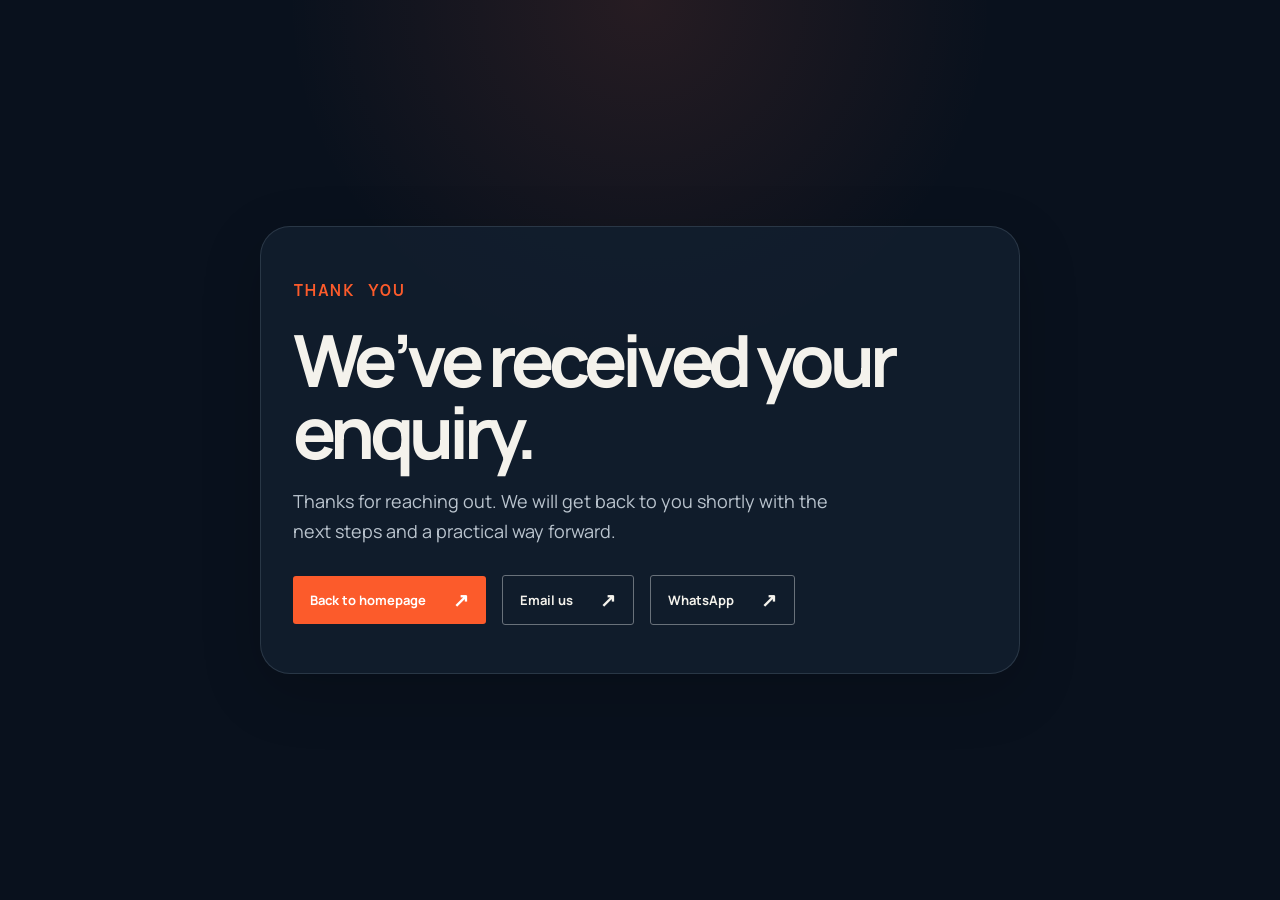
<file: thank-you.html>
<!doctype html>
<html lang="en">
<head>
  <meta charset="UTF-8" />
  <meta name="viewport" content="width=device-width, initial-scale=1.0" />
<meta name="description" content="Thanks for reaching out to Kovift. We've received your enquiry and will get back to you shortly with the next steps." />
  <title>Thank You: Kovift</title>
  <link rel="preconnect" href="https://fonts.googleapis.com" />
  <link rel="preconnect" href="https://fonts.gstatic.com" crossorigin />
  <link href="https://fonts.googleapis.com/css2?family=DM+Mono:wght@400;500&family=Manrope:wght@400;500;600;700;800&display=swap" rel="stylesheet" />
  <link rel="stylesheet" href="styles.css" />
<link rel="icon" type="image/png" href="favicon.png" /><link rel="icon" type="image/svg+xml" href="assets/favicon.svg" />
<link rel="canonical" href="https://kovift.com/thank-you.html" />
<meta property="og:title" content="Thank You: Kovift" />
<meta property="og:description" content="Thanks for reaching out to Kovift. We've received your enquiry and will get back to you shortly with the next steps." />
<meta property="og:type" content="website" />
<meta property="og:url" content="https://kovift.com/thank-you.html" />
<meta property="og:image" content="https://kovift.com/assets/og-image.png" />
<meta name="twitter:card" content="summary_large_image" />
</head>
<body class="thank-you-page">
  <a href="#main" class="skip-link">Skip to main content</a>
  <main id="main" class="thank-you-shell reveal">
    <p class="section-label">THANK YOU</p>
    <h1>We’ve received your enquiry.</h1>
    <p>Thanks for reaching out. We will get back to you shortly with the next steps and a practical way forward.</p>
    <div class="thank-you-actions">
      <a class="button button-primary" href="index.html">Back to homepage <span>&nearr;</span></a>
      <a class="button button-secondary" href="mailto:contact@kovift.com?subject=Project%20enquiry%20for%20Kovift">Email us <span>&nearr;</span></a>
      <a class="button button-secondary" href="https://wa.me/918534952896" target="_blank" rel="noopener">WhatsApp <span>&nearr;</span></a>
    </div>
  </main>
  <script src="script.js"></script>
</body>
</html>
</file>
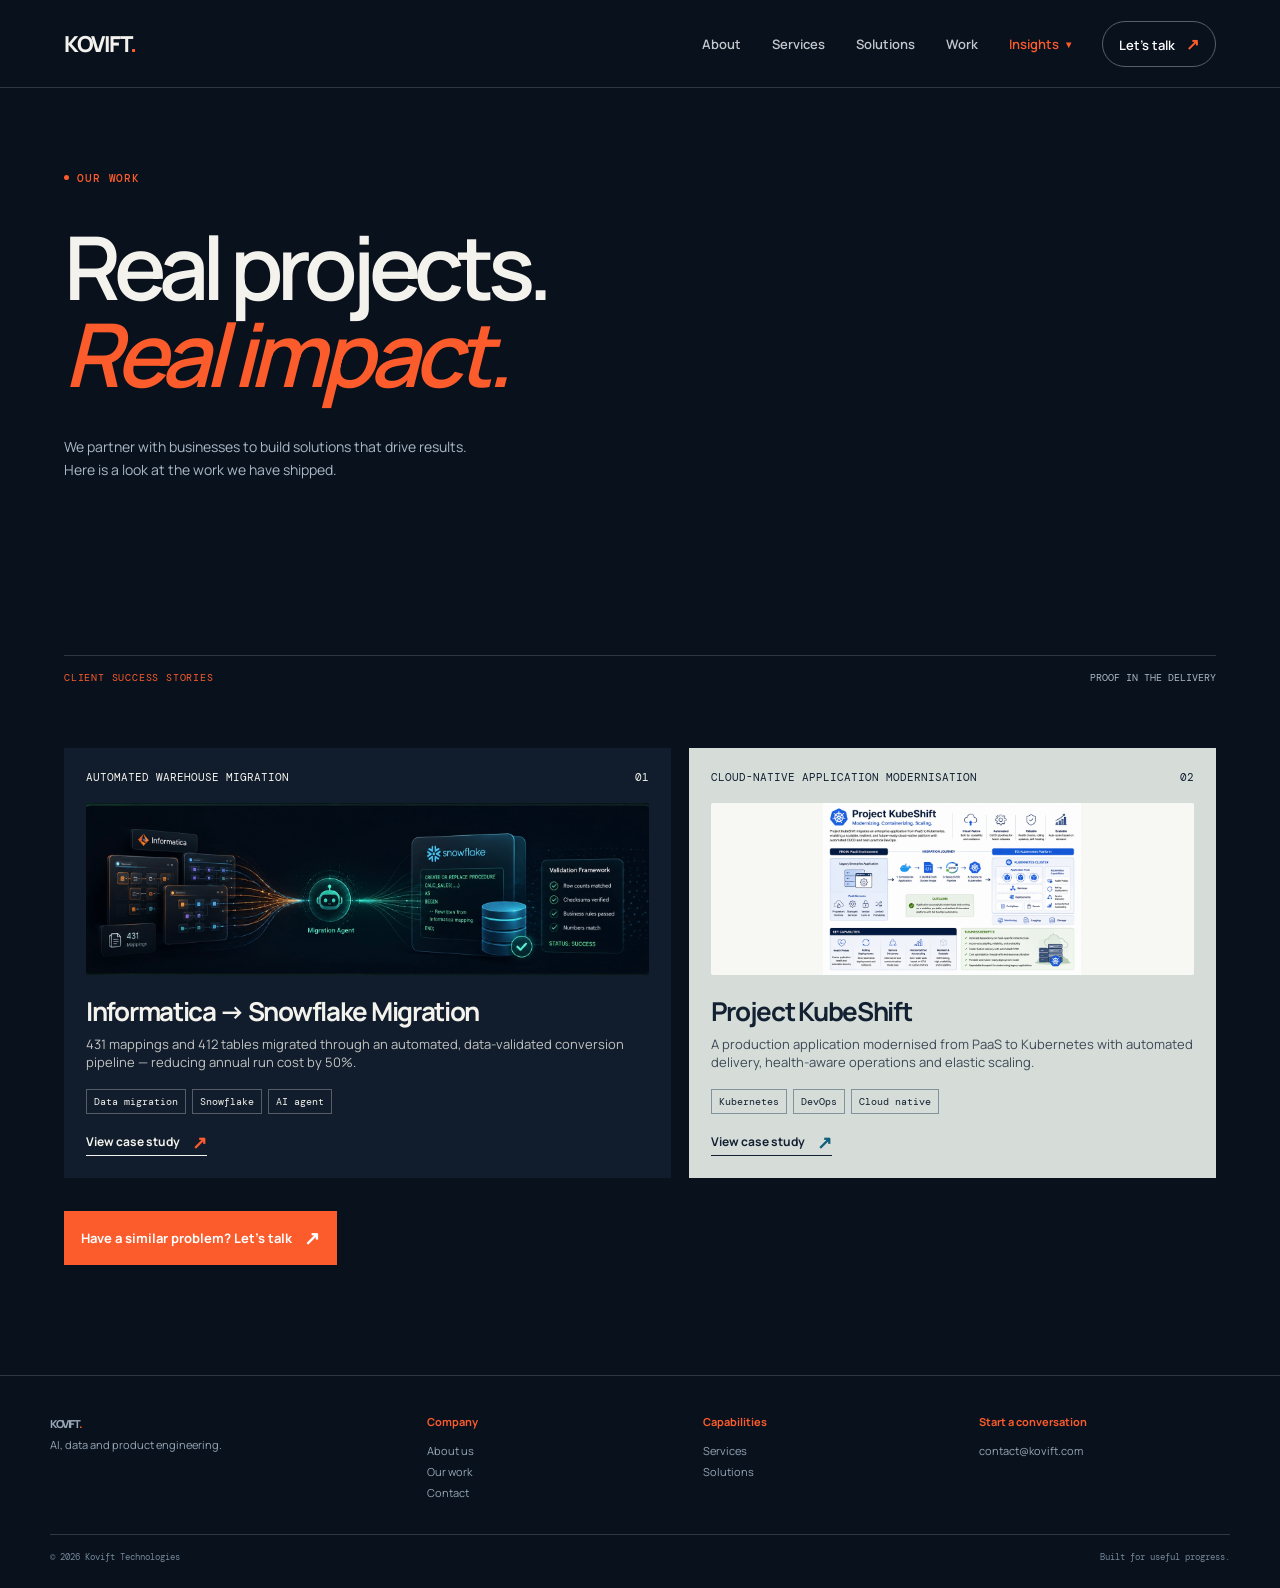
<file: work.html>
<!doctype html><html lang="en"><head><meta charset="UTF-8"><meta name="viewport" content="width=device-width,initial-scale=1"><meta name="description" content="Real Kovift delivery work — case studies and results across data migration, cloud modernisation, AI and product engineering with measurable outcomes."><title>Work: Kovift</title><link rel="preconnect" href="https://fonts.googleapis.com" /><link rel="preconnect" href="https://fonts.gstatic.com" crossorigin /><link href="https://fonts.googleapis.com/css2?family=DM+Mono:wght@400;500&family=Manrope:wght@400;500;600;700;800&display=swap" rel="stylesheet" /><link rel="stylesheet" href="site.css"><script defer src="script.js"></script><link rel="icon" type="image/png" href="favicon.png" /><link rel="icon" type="image/svg+xml" href="assets/favicon.svg" />
<link rel="canonical" href="https://kovift.com/work.html" />
<meta property="og:title" content="Work: Kovift" />
<meta property="og:description" content="Real Kovift delivery work — case studies and results across data migration, cloud modernisation, AI and product engineering with measurable outcomes." />
<meta property="og:type" content="website" />
<meta property="og:url" content="https://kovift.com/work.html" />
<meta property="og:image" content="https://kovift.com/assets/og-image.png" />
<meta name="twitter:card" content="summary_large_image" />
</head><body><header class="topbar shell"><a class="brand" href="index.html">KOVIFT<i>.</i></a><button class="menu" aria-label="Open navigation" aria-expanded="false">+</button><nav class="nav"><a href="about.html">About</a><a href="services.html">Services</a><a href="solutions.html">Solutions</a><a href="work.html">Work</a><div class="nav-item"><a href="javascript:void(0)" class="nav-insights active" aria-haspopup="true">Insights <i>▾</i></a><div class="nav-drop"><a href="work.html" class="nav-drop-all">Client success stories <span>&nearr;</span></a></div></div><a href="contact.html" class="top-cta">Let's talk <span>↗</span></a></nav></header><main><section class="page-hero shell"><p class="eyebrow">OUR WORK</p><h1 class="display">Real projects.<br><em>Real impact.</em></h1><p class="page-hero-copy">We partner with businesses to build solutions that drive results. Here is a look at the work we have shipped.</p></section><section class="section work-stories"><div class="section-head"><p class="label">CLIENT SUCCESS STORIES</p><p>PROOF IN THE DELIVERY</p></div><div class="work-grid"><article class="project project-dark"><div class="project-meta"><span>AUTOMATED WAREHOUSE MIGRATION</span><span>01</span></div><img class="project-image" src="assets/informatica-snowflake.png" alt="Informatica to Snowflake migration and validation workflow"><div><h3>Informatica &rarr; Snowflake Migration</h3><p>431 mappings and 412 tables migrated through an automated, data-validated conversion pipeline — reducing annual run cost by 50%.</p><div class="tag-list"><span>Data migration</span><span>Snowflake</span><span>AI agent</span></div><a class="project-link" href="case-study-snowflake.html">View case study <span>&nearr;</span></a></div></article><article class="project project-light"><div class="project-meta"><span>CLOUD-NATIVE APPLICATION MODERNISATION</span><span>02</span></div><img class="project-image" src="assets/kubeshift.png" alt="KubeShift PaaS to Kubernetes modernisation architecture"><div><h3>Project KubeShift</h3><p>A production application modernised from PaaS to Kubernetes with automated delivery, health-aware operations and elastic scaling.</p><div class="tag-list"><span>Kubernetes</span><span>DevOps</span><span>Cloud native</span></div><a class="project-link" href="case-study-kubeshift.html">View case study <span>&nearr;</span></a></div></article></div><a class="work-cta" href="contact.html">Have a similar problem? Let's talk <span>&nearr;</span></a></section></main><footer class="footer"><div class="shell footer-grid"><div><a class="brand" href="index.html">KOVIFT<i>.</i></a><p>AI, data and product engineering.</p></div><div><h4>Company</h4><a href="about.html">About us</a><a href="work.html">Our work</a><a href="contact.html">Contact</a></div><div><h4>Capabilities</h4><a href="services.html">Services</a><a href="solutions.html">Solutions</a></div><div><h4>Start a conversation</h4><a href="mailto:contact@kovift.com">contact@kovift.com</a></div></div><div class="shell footer-bottom"><span>© 2026 Kovift Technologies</span><span>Built for useful progress.</span></div></footer></body></html>
</file>
<file: styles.css>
:root{--ink:#09111d;--paper:#f4f2ec;--muted:#9aa1a9;--orange:#fc5b2b;--line:rgba(244,242,236,.17)}/* redeploy */
*{box-sizing:border-box}html{scroll-behavior:smooth}body{margin:0;background:var(--ink);color:var(--paper);font-family:Manrope,Arial,sans-serif}a{color:inherit;text-decoration:none}
.skip-link{display:none}.section{padding-left:5vw;padding-right:5vw}.site-header{height:88px;display:flex;justify-content:space-between;align-items:center;padding:0 5vw;border-bottom:1px solid var(--line);position:relative;z-index:4}.logo{font-weight:800;font-size:22px;letter-spacing:-1.4px}.logo span{color:var(--orange)}.nav{display:flex;align-items:center;gap:31px;font-size:13px;font-weight:600}.nav a:not(.nav-cta){color:#c3c7cc;position:relative;padding:7px 0;z-index:1;will-change:transform,opacity;transition:transform .35s cubic-bezier(.22,1,.36,1),color .3s ease,opacity .25s ease}.nav a:not(.nav-cta):hover{transform:translateY(-3px);color:#fff}
.nav:hover>a:not(.nav-cta){opacity:.4}
.nav:hover>a:not(.nav-cta):hover{opacity:1}.nav-cta{display:inline-flex;align-items:center;border:1px solid #56606c;border-radius:99px;padding:11px 16px;will-change:transform;transition:transform .35s cubic-bezier(.22,1,.36,1),border-color .3s ease;position:relative;z-index:1}.nav-cta b{font-size:16px;margin-left:8px;color:var(--orange);transition:transform .3s ease}.nav-cta:hover{transform:translateY(-3px);border-color:#8a96a4}.nav-cta:hover b{transform:translate(2px,-2px)}.menu-button{display:none}.nav-item{position:relative}.nav-item>a{display:inline-flex;align-items:center;gap:7px}.nav-item>a i{font-style:normal;font-size:10px;color:var(--orange);transition:transform .25s ease}.nav-item:hover>a i{transform:rotate(180deg)}.nav .nav-drop{position:absolute;top:100%;left:50%;transform:translateX(-50%) translateY(8px);min-width:295px;background:#111e2e;border:1px solid rgba(244,242,236,.16);border-radius:10px;padding:8px;box-shadow:0 26px 54px -18px rgba(0,0,0,.6);z-index:50;opacity:0;visibility:hidden;pointer-events:none;transition:opacity .22s ease,transform .22s ease,visibility .22s}.nav-item:hover .nav-drop,.nav-item:focus-within .nav-drop{opacity:1;visibility:visible;pointer-events:auto;transform:translateX(-50%) translateY(0)}.nav .nav-drop-label{font:500 10px 'DM Mono',monospace;letter-spacing:.13em;color:var(--orange);margin:0;padding:7px 10px 6px;border-bottom:1px solid rgba(244,242,236,.12)}.nav .nav-drop a{display:flex;align-items:center;justify-content:space-between;gap:14px;padding:10px;font-size:13px;font-weight:600;color:#e6ebef;border-radius:6px;transition:background .2s ease,color .2s ease,transform .2s ease}.nav .nav-drop a:hover{background:rgba(252,91,43,.13);color:#fff;transform:none}.nav .nav-drop a span{color:var(--orange);font-size:15px;transition:transform .25s ease}.nav .nav-drop a:hover span{transform:translate(2px,-2px)}.hero{padding-top:84px;min-height:680px;display:flex;flex-direction:column}.eyebrow,.section-label,.section-top{font:500 11px 'DM Mono',monospace;letter-spacing:.08em}.eyebrow{color:#b7bdc4;display:flex;align-items:center;gap:9px}.eyebrow span{height:7px;width:7px;background:var(--orange);border-radius:50%}.hero-grid{display:grid;grid-template-columns:1.65fr .65fr;align-items:end;gap:6vw;flex:1}.hero h1,.intro h2,.approach h2,.contact h2{font-size:clamp(45px,7.1vw,106px);line-height:.99;letter-spacing:-.075em;margin:40px 0 50px;font-weight:600}.hero em,h2 em{font-family:Georgia,serif;font-weight:400;letter-spacing:-.08em}.accent{color:var(--orange)}.hero-side{padding-bottom:61px}.hero-side p,.body-copy{font-size:16px;line-height:1.65;color:#bbc0c6;max-width:360px;margin:0}.button{display:inline-flex;gap:27px;align-items:center;padding:15px 17px;border-radius:3px;font-size:13px;font-weight:700;will-change:transform;transition:transform .2s ease-out,background .2s ease,box-shadow .25s ease,border-color .2s ease}.button:hover{transform:translateY(-3px);box-shadow:0 14px 28px -12px rgba(252,91,43,.6)}.button:active{transform:translateY(-1px) scale(.99)}.button:focus-visible{outline:2px solid var(--orange);outline-offset:3px}.button span{font-size:19px;line-height:10px;transition:transform .25s ease}.button:hover span{transform:translate(2px,-2px)}.button-primary{background:var(--orange);color:#fff}.button-secondary{border:1px solid #69717a}.button-secondary:hover{border-color:#8a96a4;box-shadow:0 12px 24px -14px rgba(0,0,0,.75)}.hero-bottom{display:grid;grid-template-columns:1fr 1fr 1.65fr;align-items:end;border-top:1px solid var(--line);padding-top:18px;font:11px 'DM Mono',monospace;color:#abb2ba}.hero-bottom p{margin:0;line-height:1.5}.signal{height:42px;display:flex;gap:4px;justify-content:flex-end;align-items:end}.signal span{width:13px;background:var(--orange);opacity:.8}.signal span:nth-child(1){height:15%}.signal span:nth-child(2){height:80%}.signal span:nth-child(3){height:37%}.signal span:nth-child(4){height:100%}.signal span:nth-child(5){height:58%}.signal span:nth-child(6){height:28%}.signal span:nth-child(7){height:72%}.signal span:nth-child(8){height:42%}.intro{padding-top:155px;padding-bottom:150px;display:grid;grid-template-columns:.65fr 1.65fr;border-bottom:1px solid var(--line)}.intro h2{font-size:clamp(37px,5.4vw,79px);margin:0 0 26px}.intro .body-copy{max-width:420px}.services{padding-top:28px;padding-bottom:130px}.section-top{display:flex;justify-content:space-between;color:#b4bbc2}.section-label{color:var(--orange);margin:0}.service-list{margin-top:64px}.service{display:grid;grid-template-columns:.5fr 1.7fr 2.4fr .25fr;align-items:start;padding:29px 0 34px;border-top:1px solid var(--line)}.service:last-child{border-bottom:1px solid var(--line)}.service>span{font:11px 'DM Mono',monospace;color:#aab2bb}.service h3{font-size:clamp(27px,3.6vw,50px);letter-spacing:-.06em;line-height:.97;margin:0;font-weight:600}.service p{max-width:350px;color:#aeb5bd;line-height:1.6;font-size:14px;margin:3px 20px}.service a{font-size:25px;color:var(--orange)}.work{background:var(--paper);color:var(--ink);padding-top:30px;padding-bottom:100px}.work .section-top{color:#5e6670}.work-grid{display:grid;grid-template-columns:1.15fr 1fr;gap:18px;margin-top:64px}.project{min-height:430px;padding:22px;display:flex;flex-direction:column;justify-content:space-between;overflow:hidden}.project-dark{background:#111d2c;color:#f4f2ec}.project-light{background:#d6ddd9;color:#122031}.project-orange{grid-column:span 2;min-height:300px;background:var(--orange);color:white}.project-meta{display:flex;justify-content:space-between;font:11px 'DM Mono',monospace}.project h3{font-size:26px;letter-spacing:-.05em;margin:0 0 6px}.project p{font-size:13px;margin:0;opacity:.78}.abstract-flow{height:160px;position:relative}.abstract-flow i{position:absolute;border:1px solid #73808e;width:70px;height:70px;border-radius:50%}.abstract-flow i:nth-child(1){left:6%;top:11%}.abstract-flow i:nth-child(2){left:27%;top:44%}.abstract-flow i:nth-child(3){right:25%;top:10%}.abstract-flow i:nth-child(4){right:4%;bottom:3%}.abstract-flow b{position:absolute;left:44%;top:28%;display:grid;place-items:center;width:70px;height:70px;border-radius:50%;background:var(--orange);font-size:18px}.data-visual{display:flex;align-items:end;height:160px;gap:8px}.data-visual i{background:#2e657a;flex:1}.data-visual i:nth-child(1){height:22%}.data-visual i:nth-child(2){height:55%}.data-visual i:nth-child(3){height:34%}.data-visual i:nth-child(4){height:76%}.data-visual i:nth-child(5){height:45%}.data-visual i:nth-child(6){height:93%}.data-visual i:nth-child(7){height:67%}.product-visual{display:flex;align-items:center;justify-content:center;gap:20vw;font-size:clamp(55px,10vw,150px);font-weight:300;opacity:.8}.draft-note{margin:21px 0 0;color:#5e6670;font:11px 'DM Mono',monospace}.approach{padding-top:143px;padding-bottom:145px}.approach-heading{display:grid;grid-template-columns:.65fr 1.65fr}.approach h2{font-size:clamp(39px,5.4vw,78px);margin:0 0 82px}.steps{padding:0;margin:0;list-style:none;display:grid;grid-template-columns:repeat(4,1fr);border-top:1px solid var(--line)}.steps li{padding:22px 24px 0 0}.steps li+li{border-left:1px solid var(--line);padding-left:22px}.steps span{font:11px 'DM Mono',monospace;color:var(--orange)}.steps h3{font-size:20px;margin:45px 0 12px;letter-spacing:-.04em}.steps p{font-size:13px;line-height:1.6;color:#aeb5bd;max-width:195px}.team{padding-top:29px;padding-bottom:140px;border-top:1px solid var(--line)}.team-grid{display:grid;grid-template-columns:repeat(3,minmax(0,1fr));gap:28px;margin-top:65px;align-items:start}.portrait{height:420px;background:#1c2938;display:flex;justify-content:center;align-items:center;overflow:hidden;position:relative;border-radius:22px;border:1px solid rgba(122,136,151,.35)}.portrait:before{content:none}.portrait span{display:none}.person h3{font-size:22px;margin:17px 0 4px;letter-spacing:-.04em}.person p{font-size:13px;margin:0;color:#aeb5bd}.contact{padding-top:118px;background:#d9e3dd;color:#101e2d}.contact .section-label{color:#e74f28}.contact h2{font-size:clamp(52px,7vw,105px);margin:41px 0}.contact-wrap{display:grid;grid-template-columns:0.9fr 1.1fr;gap:32px;align-items:start}.contact-copy-block{max-width:500px}.contact-copy{font-size:16px;line-height:1.7;color:#3d4e59}.contact-actions{display:flex;gap:16px;flex-wrap:wrap;margin-top:24px}.contact-actions .button{min-width:220px;justify-content:space-between;flex:1}.contact-form{display:flex;flex-direction:column;gap:20px;background:rgba(15,24,35,.32);border:1px solid rgba(15,24,35,.2);padding:24px;border-radius:18px}.form-row{display:flex;flex-direction:column}.form-row-two{display:grid;grid-template-columns:1fr 1fr;gap:16px}.contact-form label{display:flex;flex-direction:column;gap:8px;font:11px 'DM Mono',monospace;letter-spacing:.08em;color:#3d4e59;text-transform:uppercase}.contact-form input,.contact-form textarea{border:1px solid rgba(22,35,46,.22);background:rgba(255,255,255,.9);color:#101e2d;border-radius:12px;padding:14px 15px;font:inherit;resize:vertical}.contact-form input::placeholder,.contact-form textarea::placeholder{color:#66737d}.contact-form textarea{min-height:140px}.contact-form .button{border:0;cursor:pointer;justify-content:center;width:fit-content;padding:16px 20px}.contact .button-secondary{border-color:#86928f}.footer-line{border-top:1px solid #aab7b1;margin-top:137px;padding:17px 0 24px;display:flex;justify-content:space-between;font:11px 'DM Mono',monospace;color:#40514e}.thank-you-page{background:radial-gradient(circle at top,rgba(251,107,72,.12),transparent 32%),var(--ink);min-height:100vh;display:grid;place-items:center}.thank-you-shell{width:min(760px,calc(100vw - 32px));padding:48px 32px;background:rgba(18,31,46,.9);border:1px solid rgba(121,138,155,.24);border-radius:30px;box-shadow:0 18px 60px rgba(0,0,0,.18)}.thank-you-shell .section-label{display:inline-block;margin:0 0 18px;color:var(--orange)}.thank-you-shell h1{font-size:clamp(38px,6vw,72px);line-height:1;letter-spacing:-.07em;margin:0 0 18px}.thank-you-shell p{font-size:18px;line-height:1.7;color:#bac4ce;max-width:560px}.thank-you-actions{margin-top:28px;display:flex;gap:16px;align-items:center;flex-wrap:wrap}.reveal{opacity:0;transform:translateY(18px);transition:opacity .6s ease,transform .6s ease}.reveal.visible{opacity:1;transform:none}@media(max-width:720px){.site-header{height:72px}.nav{display:none}.menu-button{display:flex;width:36px;height:28px;background:transparent;border:0;flex-direction:column;justify-content:center;gap:6px}.menu-button i{height:1px;width:25px;background:var(--paper);display:block}.menu-button[aria-expanded=true]+.nav{display:flex;position:absolute;top:72px;left:0;right:0;padding:26px 5vw;background:var(--ink);border-bottom:1px solid var(--line);flex-direction:column;align-items:flex-start}.hero{padding-top:48px;min-height:630px}.hero-grid,.intro,.approach-heading,.contact-wrap{grid-template-columns:1fr}.hero h1{margin:32px 0 40px}.hero-side{padding-bottom:45px}.hero-bottom{grid-template-columns:1fr 1fr}.working-strip{padding-top:0;padding-bottom:0;background:var(--ink);border-top:1px solid var(--line);border-bottom:1px solid var(--line)}.working-strip-header{display:grid;grid-template-columns:1fr 1.2fr;gap:2rem;align-items:center;min-height:96px;border-bottom:1px solid var(--line)}.working-strip-header .section-label{margin:0;text-transform:uppercase;letter-spacing:.16em;color:#c9d4dc}.working-strip-header p:last-child{margin:0;font-size:clamp(18px,2.2vw,30px);line-height:1.3;letter-spacing:-.06em;color:#edf4f9;text-align:center}.working-strip-grid{display:grid;grid-template-columns:repeat(4,minmax(0,1fr));gap:0}.working-strip-grid>div{min-height:220px;padding:34px 26px 28px;border-right:1px solid var(--line);display:flex;flex-direction:column;justify-content:flex-start}.working-strip-grid>div:last-child{border-right:none}.working-strip-grid h3{margin:0 0 18px;font-size:clamp(30px,3vw,54px);line-height:1;letter-spacing:-.08em;font-weight:600}.working-strip-grid p{margin:0;max-width:220px;font-size:15px;line-height:1.55;color:#bbc4cd}.signal{display:none}.intro{padding-top:88px;padding-bottom:85px;gap:24px}.services{padding-bottom:86px}.service{grid-template-columns:.4fr 1fr .2fr;gap:12px}.service p{grid-column:2;margin:16px 0 0}.service a{grid-column:3;grid-row:1}.work{padding-bottom:70px}.work-grid{grid-template-columns:1fr;margin-top:38px}.project{min-height:350px}.project-orange{grid-column:auto;min-height:300px}.approach{padding-top:86px;padding-bottom:85px}.approach h2{margin-bottom:50px}.steps{grid-template-columns:1fr 1fr}.steps li:nth-child(3){border-left:0;margin-top:30px;padding-left:0}.team{padding-bottom:84px}.team .team-grid{grid-template-columns:1fr;gap:38px;margin-top:42px}.team .team-grid .person{align-items:center}.team .team-grid .portrait{width:min(340px,100%);margin:0 auto;height:auto}.team .team-grid .portrait img{width:100%;height:auto;object-fit:cover}.contact{padding-top:85px}.contact-form{padding:18px}.form-row-two{grid-template-columns:1fr}.contact-actions{flex-direction:column;align-items:flex-start}.contact-actions .button{width:100%}.footer-line{margin-top:80px;gap:16px;flex-wrap:wrap}.footer-line p{order:3;width:100%}.thank-you-shell{padding:38px 22px}.thank-you-actions{flex-direction:column;align-items:flex-start}}
/* Conversion paths and differentiators */
.paths{padding-top:28px;padding-bottom:142px;border-bottom:1px solid var(--line)}.path-grid{display:grid;grid-template-columns:repeat(3,1fr);gap:18px;margin-top:62px}.path-card{min-height:390px;padding:23px;background:#121f2e;border:1px solid #2c3948;display:flex;flex-direction:column;transition:transform .2s ease,background .2s ease}.path-card:hover{transform:translateY(-5px);background:#17283b}.path-card>span,.why-list span{font:11px 'DM Mono',monospace;color:var(--orange)}.path-symbol{font:53px Georgia,serif;line-height:1;margin:37px 0 auto;color:#d8e5dd}.path-card h3{font-size:28px;letter-spacing:-.055em;line-height:1;margin:0 0 12px}.path-card p{font-size:13px;line-height:1.65;color:#aeb5bd;max-width:305px;margin:0 0 26px}.path-card b{font-size:12px}.path-card i{font-size:18px;font-style:normal;color:var(--orange);margin-left:9px}.why{padding-top:135px;padding-bottom:130px;background:#162438}.why-statement{display:grid;grid-template-columns:.65fr 1.65fr}.why h2{font-size:clamp(39px,5.4vw,78px);line-height:.99;letter-spacing:-.075em;margin:0 0 75px;font-weight:600}.why h2 em{font-family:Georgia,serif;font-weight:400}.why-list{border-top:1px solid var(--line)}.why-list article{padding:23px 0;display:grid;grid-template-columns:.65fr 1.65fr;border-bottom:1px solid var(--line)}.why-list h3{font-size:21px;letter-spacing:-.04em;margin:0 0 8px}.why-list p{font-size:14px;line-height:1.6;color:#bbc2c9;max-width:440px;margin:0}
@media(max-width:720px){.why-statement{grid-template-columns:1fr}.paths{padding-top:26px;padding-bottom:86px}.path-grid{grid-template-columns:1fr;margin-top:38px}.path-card{min-height:300px}.path-symbol{margin:24px 0 auto}.why{padding-top:85px;padding-bottom:84px}.why h2{margin-bottom:45px}.why-list article{grid-template-columns:.4fr 1fr}}
/* Case study links */
.project-link{display:inline-flex;align-items:center;gap:12px;font-size:12px;font-weight:700;margin-top:19px;border-bottom:1px solid currentColor;padding-bottom:5px;transition:border-color .25s ease}.project-link:hover{border-color:#ff8f63}.project-link span{font-size:18px;line-height:12px;color:var(--orange);transition:transform .25s ease}.project-link:hover span{transform:translate(2px,-2px)}.project-light .project-link span{color:#0e5f7b}
.work-intro{display:grid;grid-template-columns:1.35fr .65fr;gap:8vw;align-items:end;margin:56px 0 0}.work-intro h2{font-size:clamp(38px,5.3vw,76px);line-height:.99;letter-spacing:-.075em;margin:0}.work-intro h2 em{font-family:Georgia,serif;font-weight:400}.work-intro p{font-size:16px;line-height:1.65;color:#53616e;max-width:370px;margin:0 0 5px}.work-cta{display:inline-flex;align-items:center;gap:12px;margin-top:33px;padding:14px 17px;background:var(--ink);color:var(--paper);font-size:13px;font-weight:700;will-change:transform;transition:transform .2s ease-out,background .2s ease,box-shadow .25s ease}.work-cta:hover{transform:translateY(-3px);background:#162438;box-shadow:0 12px 26px -14px rgba(0,0,0,.7)}.work-cta:active{transform:translateY(-1px)}.work-cta span{font-size:19px;color:var(--orange);transition:transform .25s ease}.work-cta:hover span{transform:translate(2px,-2px)}
.project-image{width:100%;height:172px;object-fit:cover;object-position:center;border-radius:2px;margin:15px 0}.project-light .project-image{object-fit:contain;background:#f7f8f4}
@media(max-width:720px){.project-image{height:145px}}
/* Full homepage sections */
.hero-buttons{display:flex;align-items:center;gap:22px}.text-link{font-size:13px;font-weight:700;border-bottom:1px solid #67717d;padding-bottom:5px;transition:border-color .25s ease}.text-link:hover{border-color:#ff8f63}.text-link span{color:var(--orange);font-size:17px;margin-left:7px;transition:transform .25s ease}.text-link:hover span{transform:translate(2px,-2px)}.metrics{display:grid;grid-template-columns:repeat(4,1fr);padding-top:0;padding-bottom:0;border-top:1px solid var(--line);border-bottom:1px solid var(--line)}.metrics div{min-height:126px;padding:24px 20px 24px 0;display:flex;flex-direction:column;justify-content:flex-end}.metrics div+div{border-left:1px solid var(--line);padding-left:23px}.metrics b{font-size:clamp(28px,3vw,52px);letter-spacing:-.075em;line-height:1;font-weight:600}.metrics span{font-size:12px;color:#abb3bc;line-height:1.5;margin-top:8px;max-width:170px}.tag-list{display:flex;gap:6px;flex-wrap:wrap;margin-top:18px}.tag-list span{font:10px 'DM Mono',monospace;border:1px solid rgba(244,242,236,.3);padding:5px 7px}.project-light .tag-list span{border-color:#80929b}.tech{padding-top:132px;padding-bottom:130px;background:#f4f2ec;color:#101e2d}.tech-heading{display:grid;grid-template-columns:.65fr 1.65fr}.tech h2,.faq h2{font-size:clamp(39px,5.4vw,78px);line-height:.99;letter-spacing:-.075em;margin:0 0 76px}.tech h2 em,.faq h2 em{font-family:Georgia,serif;font-weight:400}.tech-grid{border-top:1px solid #b9c1bc;display:grid;grid-template-columns:repeat(2,1fr)}.tech-grid article{padding:24px 25px 35px 0;border-bottom:1px solid #b9c1bc}.tech-grid article:nth-child(even){border-left:1px solid #b9c1bc;padding-left:25px}.tech-grid h3{font-size:20px;letter-spacing:-.04em;margin:0 0 13px}.tech-grid p{font:13px 'DM Mono',monospace;line-height:1.8;color:#52616a;max-width:360px;margin:0}.faq{padding-top:130px;padding-bottom:130px;display:grid;grid-template-columns:.8fr 1.2fr;gap:5vw}.faq h2{margin-bottom:0}.faq-list{border-top:1px solid var(--line)}.faq details{border-bottom:1px solid var(--line);padding:21px 0}.faq summary{font-size:17px;font-weight:700;letter-spacing:-.025em;list-style:none;cursor:pointer;display:flex;justify-content:space-between;gap:20px}.faq summary::-webkit-details-marker{display:none}.faq summary span{color:var(--orange);font-size:23px;font-weight:400}.faq details[open] summary span{transform:rotate(45deg)}.faq details p{font-size:14px;color:#afb7bf;line-height:1.65;max-width:560px;margin:15px 28px 2px 0}.contact-copy{font-size:16px;line-height:1.65;color:#3f504d;max-width:450px;margin:-14px 0 28px}
@media(max-width:720px){.hero-buttons{gap:16px;flex-wrap:wrap}.metrics{grid-template-columns:1fr 1fr}.metrics div{min-height:105px}.metrics div:nth-child(3){border-left:0;border-top:1px solid var(--line)}.metrics div:nth-child(4){border-top:1px solid var(--line)}.tech{padding-top:84px;padding-bottom:84px}.tech-heading,.faq{grid-template-columns:1fr}.tech h2{margin-bottom:48px}.tech-grid{grid-template-columns:1fr}.tech-grid article:nth-child(even){border-left:0;padding-left:0}.tech-grid article{padding:22px 0}.faq{padding-top:85px;padding-bottom:84px;gap:43px}.faq h2{margin:0}.contact-copy{font-size:14px;margin-top:-16px}}
@media(max-width:720px){.work-intro{grid-template-columns:1fr;gap:22px;margin-top:40px}.work-intro p{font-size:14px}.work-cta{margin-top:24px}}
.hero-bottom{grid-template-columns:1fr 1fr}
}.signal{display:none}.team-grid{display:grid;grid-template-columns:repeat(3,minmax(0,1fr));gap:28px;margin-top:65px;align-items:start}.person{display:flex;flex-direction:column}.person h3{margin:18px 0 6px;font-size:26px;letter-spacing:-.045em}.person p{margin:0;color:#b7bdc4;font-size:14px}.portrait{height:420px;overflow:hidden;border-radius:22px;border:1px solid rgba(122,136,151,.35);background:#0f1d2d;position:relative}.portrait::before{content:none}.portrait img{display:block;width:100%;height:100%;object-fit:cover;object-position:center;transform:none}.team{padding-top:29px;padding-bottom:140px;border-top:1px solid var(--line)}

.hero{background:radial-gradient(circle at 76% 28%,rgba(252,91,43,.08),transparent 25%),var(--ink)}
.hero-grid{grid-template-columns:minmax(0,1.3fr) minmax(310px,.7fr);gap:8vw}
.hero h1{max-width:850px}
.hero h1 em{color:var(--orange)}
/* Hero heading hover: individual words lift from the background when hovered */
.hero h1 .line{display:block}
.hero h1 .word{display:inline-block;position:relative;will-change:transform,text-shadow;transition:transform .5s cubic-bezier(.22,1,.36,1),color .4s ease,text-shadow .4s ease}
.hero h1 .word::after{content:"";position:absolute;left:0;right:0;bottom:.04em;height:.16em;border-radius:99px;background:linear-gradient(90deg,rgba(252,91,43,0),rgba(252,91,43,.65),rgba(252,91,43,0));transform:scaleX(0);transform-origin:left;opacity:0;transition:transform .5s cubic-bezier(.22,1,.36,1),opacity .3s ease;pointer-events:none}
.hero h1 .word:hover{transform:translateY(-.05em);color:#fff;text-shadow:0 .08em .4em rgba(252,91,43,.55),0 .012em .05em rgba(252,91,43,.3)}
.hero h1 .word:hover::after{transform:scaleX(1);opacity:.9}
.hero h1 em .word:hover{color:#ff8f63;text-shadow:0 .08em .5em rgba(252,91,43,.7),0 .012em .05em rgba(252,91,43,.35)}
@media (prefers-reduced-motion:reduce){.hero h1 .word{transition:none!important;transform:none!important}.hero h1 .word::after{display:none}}
.hero-side{border:1px solid #26384a;background:rgba(16,30,45,.72);padding:25px 24px 24px;margin-bottom:61px;-webkit-backdrop-filter:blur(12px);backdrop-filter:blur(12px)}
.hero-kicker{font:500 10px 'DM Mono',monospace;letter-spacing:.08em;color:var(--orange);margin:0 0 19px}
.hero-offerings{list-style:none;padding:0;margin:0 0 24px;border-top:1px solid #304151}
.hero-offerings li{display:grid;grid-template-columns:34px 1fr;gap:3px 9px;padding:13px 0;border-bottom:1px solid #304151}
.hero-offerings span{grid-row:span 2;font:10px 'DM Mono',monospace;color:#8795a3;padding-top:2px}
.hero-offerings b{font-size:13px;letter-spacing:-.02em}
.hero-offerings small{font-size:11px;line-height:1.45;color:#94a3b1}
.hero-side .hero-buttons{gap:18px}
.hero-side .button{flex:1;justify-content:space-between}
.hero-side .text-link{white-space:nowrap}

@media(max-width:720px){
	.hero{padding-top:55px;min-height:0}
	.hero-grid{grid-template-columns:1fr;gap:0}
	.hero h1{font-size:clamp(43px,12vw,70px);margin:34px 0 35px}
	.hero-side{margin-bottom:35px;padding:20px 18px}
	.hero-bottom{margin-top:0}
}
/* Premium enquiry form */
.contact-form{gap:22px!important;padding:34px!important;background:rgba(255,255,255,.78)!important;border:1px solid rgba(18,35,45,.14)!important;border-radius:24px!important;box-shadow:0 22px 50px rgba(30,49,47,.13)!important}.contact-form label{gap:9px!important;color:#3e5763!important;font-size:10px!important;font-weight:500!important;letter-spacing:.14em!important}.contact-form input,.contact-form textarea{width:100%;border:1px solid #d4deda!important;background:#fff!important;color:#122230!important;border-radius:10px!important;padding:15px 16px!important;font-family:Manrope,Arial,sans-serif!important;font-size:14px!important;line-height:1.5!important;box-shadow:0 1px 0 rgba(14,34,42,.03)!important;transition:border-color .2s ease,box-shadow .2s ease,transform .2s ease}.contact-form input{min-height:52px}.contact-form textarea{min-height:148px!important}.contact-form input::placeholder,.contact-form textarea::placeholder{color:#80919b!important}.contact-form input:focus,.contact-form textarea:focus{outline:none;border-color:#f35b34!important;box-shadow:0 0 0 4px rgba(243,91,52,.13)!important}.contact-form .button{width:100%!important;justify-content:space-between!important;border-radius:10px!important;padding:17px 19px!important;margin-top:2px;box-shadow:0 10px 20px rgba(235,75,38,.2)}.contact-form .button:hover{transform:translateY(-1px);background:#e94d25}.contact-form .button:active{transform:translateY(0)}.contact-form .button:disabled{cursor:wait;opacity:.72;transform:none}.contact-form::before{content:"START A CONVERSATION";font:500 10px 'DM Mono',monospace;letter-spacing:.16em;color:#ef552e;padding-bottom:4px;border-bottom:1px solid #dde5df}
.form-status{font:15px/1.55 Manrope,Arial,sans-serif;color:#b03a22;margin:12px 2px 0;background:rgba(243,91,52,.08);border:1px solid rgba(243,91,52,.25);padding:11px 13px;border-radius:8px}
@media(max-width:720px){.contact-form{padding:24px!important;border-radius:18px!important}.contact-form .button{min-height:56px}}
/* Softer placeholder text on the enquiry form */
.contact-form input::placeholder,.contact-form textarea::placeholder{color:#b3c0c6!important;opacity:1}
/* CSS-rendered orbital hero visual: responsive and lightweight, no image asset required. */
.hero{position:relative;overflow:hidden;isolation:isolate}.hero-grid,.hero>.eyebrow,.hero-bottom{position:relative;z-index:2}.hero-orb{position:absolute;z-index:1;width:min(63vw,760px);aspect-ratio:1;right:-20vw;top:42px;border-radius:50%;background:radial-gradient(circle at 55% 47%,rgba(12,29,51,.08) 0 42%,rgba(3,12,26,.62) 72%,rgba(3,12,26,.03) 73%);border:1px solid rgba(84,154,255,.7);box-shadow:-13px 0 19px -10px #ff5e2a,-5px 0 4px -2px rgba(255,174,113,.95),0 0 24px rgba(43,130,255,.45),inset 0 0 70px rgba(0,0,0,.55)}.hero-orb:before{content:"";position:absolute;inset:-2px;border-radius:50%;background:linear-gradient(145deg,rgba(90,177,255,.98) 2%,rgba(39,115,255,.6) 22%,transparent 45%,transparent 67%,rgba(255,109,49,.9) 91%);mask:linear-gradient(#000 0 0) content-box,linear-gradient(#000 0 0);mask-composite:exclude;padding:2px}.orb-grid{position:absolute;inset:12% 8% 10% 24%;border-radius:50%;background-image:radial-gradient(circle,rgba(141,184,255,.35) 1px,transparent 1.4px);background-size:10px 10px;opacity:.48;mask-image:radial-gradient(circle at 58% 52%,#000 0 45%,transparent 74%)}.orb-glow{position:absolute;width:42%;height:42%;left:-5%;bottom:3%;border-radius:50%;background:radial-gradient(circle,rgba(255,86,35,.38),rgba(255,75,25,.09) 42%,transparent 70%);filter:blur(10px)}
@media(max-width:720px){.hero-orb{width:104vw;right:-58vw;top:120px;opacity:.52}.orb-grid{background-size:8px 8px}.hero-grid{position:relative;z-index:2}}


@media(max-width:720px){.nav .nav-item{width:100%}.nav .nav-drop{position:static;transform:none;opacity:1;visibility:visible;pointer-events:auto;min-width:0;margin:6px 0 2px;box-shadow:none;border-left:2px solid var(--orange);border-radius:0}.nav .nav-drop a{padding:9px 10px}}
</file>
<file: site.css>
:root{--navy:#09111d;--navy-2:#111e2e;--panel:#121f2e;--paper:#f4f2ec;--muted:#9aa1a9;--line:rgba(244,242,236,.17);--orange:#fc5b2b;--cyan:#9ed8e1}*{box-sizing:border-box}html{scroll-behavior:smooth}body{margin:0;background:var(--navy);color:var(--paper);font-family:Manrope,Arial,sans-serif}a{color:inherit;text-decoration:none}.skip-link{display:none}.shell{width:min(1180px,calc(100% - 48px));margin:auto}.topbar.shell,.page-hero.shell{width:auto;max-width:none}.topbar.shell{padding:0 5vw}.page-hero.shell{padding:72px 5vw 50px}.topbar{height:88px;border-bottom:1px solid var(--line);display:flex;align-items:center;justify-content:space-between}.brand{font-size:22px;font-weight:800;letter-spacing:-1.4px}.brand i{font-style:normal;color:var(--orange)}.nav{display:flex;align-items:center;gap:31px;font-size:13px;font-weight:600;color:#c3c7cc}.nav a{position:relative;padding:7px 0;z-index:1;will-change:transform,opacity;transition:transform .35s cubic-bezier(.22,1,.36,1),color .3s ease,opacity .25s ease}.nav a:not(.top-cta):hover{color:#fff;background-color:transparent;background:none}.nav a.active{color:var(--orange)}.nav a:not(.top-cta):hover{transform:translateY(-3px)}.nav:hover>a:not(.top-cta){opacity:.4}.nav:hover>a:not(.top-cta):hover{opacity:1}.nav .top-cta{color:#fff;border:1px solid #56606c;border-radius:99px;padding:11px 16px;will-change:transform;transition:transform .2s ease-out,border-color .2s ease}.nav .top-cta:hover{transform:translateY(-3px);border-color:#8a96a4}.nav .top-cta:active{transform:translateY(-1px)}.top-cta span,.button span{color:var(--orange);margin-left:8px;font-size:16px;transition:transform .25s ease}.top-cta:hover span,.button:hover span{transform:translate(2px,-2px)}.nav-item{position:relative}.nav-item>a,.nav-insights{display:inline-flex;align-items:center;gap:7px}.nav-item>a i,.nav-insights i{font-style:normal;font-size:10px;color:var(--orange);transition:transform .25s ease}.nav-item:hover>a i,.nav-item:hover .nav-insights i{transform:rotate(180deg)}.nav .nav-drop{position:absolute;top:100%;left:50%;transform:translateX(-50%) translateY(8px);min-width:295px;background:var(--navy-2);border:1px solid var(--line);border-radius:10px;padding:8px;box-shadow:0 26px 54px -18px rgba(0,0,0,.6);z-index:50;opacity:0;visibility:hidden;pointer-events:none;transition:opacity .22s ease,transform .22s ease,visibility .22s}.nav-item:hover .nav-drop,.nav-item:focus-within .nav-drop{opacity:1;visibility:visible;pointer-events:auto;transform:translateX(-50%) translateY(0)}.nav .nav-drop-label{font:500 10px 'DM Mono',monospace;letter-spacing:.13em;color:var(--orange);margin:0;padding:7px 10px 6px;border-bottom:1px solid var(--line)}.nav .nav-drop a{display:flex;align-items:center;justify-content:space-between;gap:14px;padding:10px;font-size:12px;font-weight:600;color:#dbe4ec;border-radius:6px;transition:background .2s ease,color .2s ease,transform .2s ease}.nav .nav-drop a:hover{background:rgba(255,90,36,.13);color:#fff;transform:none}.nav .nav-drop a span{color:var(--orange);font-size:15px;transition:transform .25s ease}.nav .nav-drop a:hover span{transform:translate(2px,-2px)}.menu{display:none;background:none;border:0;color:#fff;font-size:24px}.eyebrow,.label{font:500 11px 'DM Mono',monospace;letter-spacing:.08em;color:var(--orange)}.eyebrow:before{content:'';display:inline-block;width:5px;height:5px;background:var(--orange);border-radius:50%;margin:0 8px 2px 0}.hero{padding:75px 0 35px}.hero-grid{display:grid;grid-template-columns:1.15fr .85fr;gap:80px;align-items:end;margin-top:24px}.hero h1{font-size:clamp(45px,7.1vw,106px);line-height:.99;letter-spacing:-.075em;font-weight:600;margin:0}.hero h1 em,.display em{font-family:inherit;font-style:italic;font-weight:inherit;color:var(--orange);letter-spacing:-.07em}.hero-copy{max-width:385px;color:#b7c2cd;line-height:1.6;font-size:14px}.button{display:inline-flex;align-items:center;background:var(--orange);color:#fff;padding:13px 16px;font-size:11px;font-weight:800;margin-top:22px;will-change:transform;transition:transform .2s ease-out,box-shadow .25s ease}.button:hover{transform:translateY(-3px);box-shadow:0 14px 26px -12px rgba(252,91,43,.55)}.button:active{transform:translateY(-1px) scale(.99)}.button:focus-visible{outline:2px solid var(--orange);outline-offset:3px}.hero-visual{min-height:300px;border:1px solid var(--line);background:linear-gradient(140deg,#0b1b2b,#071321);position:relative;overflow:hidden}.hero-visual:before{content:'';position:absolute;width:270px;height:270px;border:1px solid var(--orange);border-radius:50%;left:20%;top:17%;box-shadow:0 0 50px rgba(255,90,36,.2)}.hero-visual:after{content:'AI  /  DATA  /  PRODUCT';position:absolute;left:22px;bottom:20px;font:10px 'DM Mono',monospace;color:#8092a5}.orbit-grid{position:absolute;right:18%;top:23%;width:150px;height:150px;background-image:radial-gradient(#4f6980 1px,transparent 1px);background-size:12px 12px;opacity:.5}.hero-meta{display:grid;grid-template-columns:1fr 1fr 1fr;border-top:1px solid var(--line);border-bottom:1px solid var(--line);margin-top:40px}.hero-meta div{padding:16px 18px 16px 0;font:11px 'DM Mono',monospace;color:#9aabba}.hero-meta div+div{border-left:1px solid var(--line);padding-left:18px}.section{padding:110px 0}.section-head{display:flex;justify-content:space-between;gap:30px;border-top:1px solid var(--line);padding-top:15px}.section-head p{margin:0;font:10px 'DM Mono',monospace;color:#a8b6c3}.section-head .label{color:var(--orange)}.display{font-size:clamp(45px,7.1vw,88px);line-height:.99;letter-spacing:-.075em;font-weight:600;margin:38px 0}.intro-grid{display:grid;grid-template-columns:.75fr 1.25fr;gap:70px}.intro-grid>p{color:#afbdca;line-height:1.7;max-width:370px;font-size:14px}.card-grid{display:grid;grid-template-columns:repeat(3,1fr);gap:12px}.card{border:1px solid var(--line);background:linear-gradient(145deg,#0c1c2e,#091522);padding:19px;min-height:190px}.card:hover{border-color:#57708a;transform:translateY(-3px);transition:.2s}.card .number{font:10px 'DM Mono',monospace;color:var(--orange)}.card h3{font-size:18px;letter-spacing:-.04em;margin:35px 0 10px}.card p{font-size:12px;line-height:1.55;color:#91a2b2;margin:0}.orange-section{background:var(--orange);color:#08111c}.orange-section .section-head{border-color:rgba(8,17,28,.25)}.orange-section .label{color:#08111c}.orange-section .section-head p{color:#263b43}.service-grid{display:grid;grid-template-columns:repeat(2,1fr);gap:1px;background:rgba(8,17,28,.3);margin-top:38px}.service-card{padding:25px;background:var(--orange);min-height:180px}.service-card h3{font-size:25px;letter-spacing:-.05em;margin:0 0 12px}.service-card p{font-size:12px;line-height:1.55;max-width:340px}.work-grid-new{display:grid;grid-template-columns:1fr 1fr;gap:14px}.work-card{border:1px solid var(--line);background:var(--panel);padding:14px}.work-card img{width:100%;height:220px;object-fit:cover;display:block;background:#edf0eb}.work-card h3{font-size:22px;letter-spacing:-.05em;margin:20px 0 8px}.work-card p{font-size:12px;line-height:1.55;color:#a0afbd}.stats{display:grid;grid-template-columns:repeat(4,1fr);gap:1px;background:var(--line);margin-top:20px}.stats div{background:var(--navy-2);padding:15px}.stats b{display:block;color:var(--orange);font-size:23px}.stats span{font:9px 'DM Mono',monospace;color:#9baaba}.process{display:grid;grid-template-columns:.7fr 1.3fr;gap:80px}.steps{display:grid;grid-template-columns:1fr 1fr;gap:26px 40px}.step{border-top:1px solid var(--line);padding-top:15px}.step span{font:10px 'DM Mono',monospace;color:var(--orange)}.step h3{font-size:21px;margin:28px 0 9px}.step p{font-size:12px;line-height:1.55;color:#9eafbd;margin:0}.cta{padding:90px 0;background:var(--navy-2);text-align:center}.cta .display{max-width:680px;margin:25px auto 0}.cta p{color:#abb9c5;font-size:14px}.footer{border-top:1px solid var(--line);padding:38px 0 25px}.footer-grid{display:grid;grid-template-columns:1.4fr repeat(3,1fr);gap:25px}.footer h4{font-size:11px;color:var(--orange);margin:0 0 12px}.footer a,.footer p{display:block;color:#96a6b5;font-size:11px;line-height:1.9;margin:0}.footer-bottom{border-top:1px solid var(--line);margin-top:30px;padding-top:16px;display:flex;justify-content:space-between;font:9px 'DM Mono',monospace;color:#758899}.page-hero{padding:72px 0 50px}.page-hero .display{max-width:750px}.page-hero-copy{max-width:430px;color:#aab9c6;line-height:1.65;font-size:14px}.feature-list{border-top:1px solid var(--line)}.feature-row{display:grid;grid-template-columns:60px 1fr 1fr;gap:25px;padding:23px 0;border-bottom:1px solid var(--line)}.feature-row>span{font:10px 'DM Mono',monospace;color:var(--orange)}.feature-row h3{margin:0;font-size:21px}.feature-row p{margin:0;color:#9daebb;font-size:12px;line-height:1.6}.form{display:grid;grid-template-columns:.8fr 1.2fr;gap:70px}.form-fields{display:grid;gap:14px}.form-fields label{font:10px 'DM Mono',monospace;color:#9eafbd}.form-fields input,.form-fields textarea{width:100%;margin-top:7px;padding:13px;background:#0b1b2c;border:1px solid var(--line);color:#fff;font:12px Manrope}.form-fields textarea{min-height:110px;resize:vertical}.form-fields button{border:0;cursor:pointer}.form-status{font:13px/1.55 Manrope,Arial,sans-serif;color:#ff9d80;margin:12px 0 0;background:rgba(255,90,36,.1);border:1px solid rgba(255,90,36,.3);padding:11px 13px;border-radius:8px}.quote{border-left:2px solid var(--orange);padding-left:22px;color:#c2cbd3;font-size:20px;line-height:1.35}.quote em{color:var(--orange);font-family:Georgia,serif}.jobs{border-top:1px solid var(--line)}.job{display:grid;grid-template-columns:1fr 1fr auto;gap:20px;align-items:center;padding:18px 0;border-bottom:1px solid var(--line)}.job h3,.job p{margin:0}.job p{color:#9aaaba;font-size:12px}.job a{color:var(--orange);font-size:18px}@media(max-width:720px){.shell{width:min(100% - 32px,1180px)}.topbar{height:65px}.nav{display:none}.nav.open{display:flex;position:absolute;left:0;right:0;top:65px;background:var(--navy-2);padding:18px 16px;flex-direction:column;align-items:stretch;z-index:5;border-bottom:1px solid var(--line)}.menu{display:block}.hero{padding-top:48px}.hero-grid,.intro-grid,.process,.form{grid-template-columns:1fr;gap:35px}.hero h1{font-size:clamp(45px,13vw,70px)}.hero-visual{min-height:230px}.hero-meta{grid-template-columns:1fr}.hero-meta div+div{border-left:0;border-top:1px solid var(--line);padding-left:0}.section{padding:75px 0}.section-head{display:block}.section-head p:last-child{margin-top:9px}.card-grid,.work-grid-new{grid-template-columns:1fr}.service-grid,.steps{grid-template-columns:1fr}.work-card img{height:180px}.stats{grid-template-columns:1fr 1fr}.footer-grid{grid-template-columns:1fr 1fr}.footer-grid>div:first-child{grid-column:1/-1}.feature-row{grid-template-columns:35px 1fr}.feature-row p{grid-column:2}.job{grid-template-columns:1fr auto}.job p{grid-column:1}.job a{grid-column:2;grid-row:1/3}.display{margin:28px 0}}
@media(max-width:720px){.nav .nav-item{width:100%}.nav .nav-drop{position:static;transform:none;opacity:1;visibility:visible;pointer-events:auto;min-width:0;margin:6px 0 2px;box-shadow:none;border-left:2px solid var(--orange);border-radius:0}.nav .nav-drop a{padding:9px 10px;font-size:11px}}
/* Case-study listing: homepage-style project cards (matches index.html work section) */
.work-grid{display:grid;grid-template-columns:1.15fr 1fr;gap:18px;margin-top:64px}
.project{min-height:430px;padding:22px;display:flex;flex-direction:column;justify-content:space-between;overflow:hidden}
.project-dark{background:#111d2c;color:#f4f2ec}
.project-light{background:#d6ddd9;color:#122031}
.project-meta{display:flex;justify-content:space-between;font:11px 'DM Mono',monospace}
.project h3{font-size:26px;letter-spacing:-.05em;margin:0 0 6px}
.project p{font-size:13px;margin:0;opacity:.78}
.project-link{display:inline-flex;align-items:center;gap:12px;font-size:12px;font-weight:700;margin-top:19px;border-bottom:1px solid currentColor;padding-bottom:5px;transition:border-color .25s ease}
.project-link:hover{border-color:#ff8f63}
.project-link span{font-size:18px;line-height:12px;color:var(--orange);transition:transform .25s ease}
.project-link:hover span{transform:translate(2px,-2px)}
.project-light .project-link span{color:#0e5f7b}
.project-image{width:100%;height:172px;object-fit:cover;object-position:center;border-radius:2px;margin:15px 0}
.project-light .project-image{object-fit:contain;background:#f7f8f4}
.tag-list{display:flex;gap:6px;flex-wrap:wrap;margin-top:18px}
.tag-list span{font:10px 'DM Mono',monospace;border:1px solid rgba(244,242,236,.3);padding:5px 7px}
.project-light .tag-list span{border-color:#80929b}
@media(max-width:720px){.work-grid{grid-template-columns:1fr;margin-top:38px}.project{min-height:350px}.project-image{height:145px}}

/* Case-study page: full-width section + homepage-style CTA button */
.work-stories{padding-left:5vw;padding-right:5vw}
.work-cta{display:inline-flex;align-items:center;gap:12px;margin-top:33px;padding:14px 17px;background:var(--orange);color:#fff;font-size:13px;font-weight:700;will-change:transform;transition:transform .2s ease-out,background .2s ease,box-shadow .25s ease}
.work-cta:hover{transform:translateY(-3px);background:#ff6a38;box-shadow:0 12px 26px -12px rgba(252,91,43,.5)}
.work-cta:active{transform:translateY(-1px)}
.work-cta span{font-size:19px;color:#fff;transition:transform .25s ease}
.work-cta:hover span{transform:translate(2px,-2px)}
@media(max-width:720px){.work-cta{margin-top:24px}}

/* ===== Shared: homepage-consistent section headers + reveal animation ===== */
.section-top{font:500 11px 'DM Mono',monospace;letter-spacing:.08em}
.section-top{display:flex;justify-content:space-between;align-items:baseline;gap:30px;color:#b4bbc2}
.section-top p{margin:0}
.section-top .label{color:var(--orange)}
.reveal{opacity:0;transform:translateY(18px);transition:opacity .6s ease,transform .6s ease}
.reveal.visible{opacity:1;transform:none}

/* ===== About: hero + metrics spacing ===== */
.hero.page-hero{padding:84px 5vw 50px}
.hero.page-hero .display{max-width:850px}
.metrics.section{padding-top:0;padding-bottom:0}

/* ===== About: origin story ===== */
.about-sec{padding-left:5vw;padding-right:5vw}
.story{padding-top:40px}
.story .pull-quote{max-width:920px;font-size:clamp(24px,3.6vw,44px);line-height:1.12;letter-spacing:-.045em;font-weight:600;margin:58px 0 44px}
.story .pull-quote em{font-style:italic;color:var(--orange)}
.story-grid{display:grid;grid-template-columns:1fr 1fr;gap:54px;line-height:1.7;color:#aab9c6;font-size:14px}
.story-grid p{margin:0}
.story-facts{display:flex;gap:28px;flex-wrap:wrap;border-top:1px solid var(--line);margin-top:52px;padding-top:22px;font:10px 'DM Mono',monospace;color:#8fa0b0;letter-spacing:.12em}

/* ===== About: principles (homepage .step language) ===== */
.belief-row{display:grid;grid-template-columns:48px 1fr;gap:22px;border-top:1px solid var(--line);padding:26px 0}
.belief-row>span{font:11px 'DM Mono',monospace;color:var(--orange);padding-top:8px}
.belief-row h3{font-size:clamp(22px,3vw,34px);letter-spacing:-.05em;margin:0 0 10px}
.belief-row p{color:#96a6b5;font-size:14px;line-height:1.65;max-width:540px;margin:0}

/* ===== About: journey / timeline ===== */
.journey-row{display:grid;grid-template-columns:100px 1fr;gap:26px;border-top:1px solid var(--line);padding:26px 0}
.journey-row>span{font:11px 'DM Mono',monospace;color:var(--orange);padding-top:6px}
.journey-row h3{font-size:clamp(20px,2.4vw,28px);letter-spacing:-.04em;margin:0 0 8px}
.journey-row p{color:#96a6b5;font-size:13px;line-height:1.6;max-width:560px;margin:0}

/* ===== About: team bios ===== */
.person-bio{font-size:12px;color:#93a4b3;line-height:1.55;max-width:280px;margin:8px 0 0}
.team-grid+.team-note{margin-top:38px}
.team-note{color:#93a4b3;font-size:13px;line-height:1.6;max-width:560px;margin:38px auto 0;text-align:center}
.about-cta .display{max-width:720px}

@media(max-width:720px){.section-top{display:block}.section-top p:last-child{margin-top:8px}.story .pull-quote{margin:40px 0 30px}.story-grid{grid-template-columns:1fr;gap:28px}.story-facts{gap:18px;margin-top:40px}.belief-row,.journey-row{grid-template-columns:1fr;gap:8px}.belief-row>span,.journey-row>span{padding-top:0}.person-bio{max-width:100%}.team-note{text-align:left;margin-top:28px}}

/* ===== About page: homepage-consistent hero ===== */
.hero.page-hero{padding:84px 5vw 50px}
.hero.page-hero .display{max-width:850px}

/* ===== About page: homepage-consistent metrics strip ===== */
.metrics{display:grid;grid-template-columns:repeat(4,1fr);padding:0 5vw;border-top:1px solid var(--line);border-bottom:1px solid var(--line)}
.metrics div{min-height:126px;padding:24px 20px 24px 0;display:flex;flex-direction:column;justify-content:flex-end}
.metrics div+div{border-left:1px solid var(--line);padding-left:23px}
.metrics b{font-size:clamp(28px,3vw,52px);letter-spacing:-.075em;line-height:1;font-weight:600}
.metrics span{font-size:12px;color:#abb3bc;line-height:1.5;margin-top:8px;max-width:170px}

/* ===== About page: values cards (homepage .path-card language) ===== */
.values{background:#162438;padding:135px 0 130px}
.values .section-top{padding-left:5vw;padding-right:5vw}
.value-grid{display:grid;grid-template-columns:repeat(2,1fr);gap:18px;margin-top:62px;padding:0 5vw}
.value-card{min-height:230px;padding:23px;background:#121f2e;border:1px solid #2c3948;display:flex;flex-direction:column;transition:transform .2s ease,background .2s ease}
.value-card:hover{transform:translateY(-5px);background:#17283b}
.value-card .number{font:11px 'DM Mono',monospace;color:var(--orange)}
.value-card h3{font-size:26px;letter-spacing:-.055em;line-height:1;margin:30px 0 12px}
.value-card p{font-size:13px;line-height:1.65;color:#aeb5bd;max-width:305px;margin:0}

/* ===== About page: founders / team (homepage .person language) ===== */
.founders{padding:135px 0 130px}
.founders .section-top{padding-left:5vw;padding-right:5vw}
.team-grid{display:grid;grid-template-columns:repeat(3,minmax(0,1fr));gap:28px;margin-top:65px;align-items:start;padding:0 5vw}
.person{display:flex;flex-direction:column}
.person .portrait{height:420px;overflow:hidden;border-radius:22px;border:1px solid rgba(122,136,151,.35);background:#0f1d2d;position:relative}
.person .portrait img{display:block;width:100%;height:100%;object-fit:cover;object-position:center}
.person h3{font-size:26px;letter-spacing:-.045em;margin:18px 0 6px}
.person p{margin:0;color:#b7bdc4;font-size:14px}

/* ===== About page: closing CTA (homepage button language) ===== */
.about-cta{padding:110px 5vw;border-top:1px solid var(--line)}
.about-cta .cta-inner{max-width:720px}
.about-cta .label{margin-bottom:0}
.about-cta h2{margin:22px 0 18px}
.about-cta p{color:#abb9c5;font-size:14px;line-height:1.7;max-width:430px}
.about-cta .button{display:inline-flex;align-items:center;gap:12px;background:var(--orange);color:#fff;padding:14px 18px;font-size:12px;font-weight:800;margin-top:30px;will-change:transform;transition:transform .2s ease-out,box-shadow .25s ease}
.about-cta .button:hover{transform:translateY(-3px);background:#ff6a38;box-shadow:0 14px 26px -12px rgba(252,91,43,.55)}
.about-cta .button:active{transform:translateY(-1px) scale(.99)}
.about-cta .button span{color:#fff;font-size:19px;transition:transform .25s ease}
.about-cta .button:hover span{transform:translate(2px,-2px)}

@media(max-width:720px){.metrics{grid-template-columns:1fr 1fr}.metrics div{min-height:105px}.metrics div:nth-child(3){border-left:0;border-top:1px solid var(--line)}.metrics div:nth-child(4){border-top:1px solid var(--line)}.value-grid,.team-grid{grid-template-columns:1fr}.team-grid .person{align-items:center}.team-grid .portrait{width:min(340px,100%);margin:0 auto;text-align:center}.about-cta{padding:70px 5vw}}

/* ===== Services page: engagement models ===== */
.sv-engage-grid{display:grid;grid-template-columns:repeat(3,1fr);gap:18px;margin-top:62px}
.sv-engage-card{min-height:272px;padding:26px 23px 23px;background:#121f2e;border:1px solid #2c3948;display:flex;flex-direction:column;transition:transform .2s ease,background .2s ease}
.sv-engage-card:hover{transform:translateY(-5px);background:#17283b}
.sv-engage-card .kicker{font:11px 'DM Mono',monospace;letter-spacing:.12em;color:var(--orange)}
.sv-engage-card h3{font-size:clamp(23px,2.4vw,29px);letter-spacing:-.05em;line-height:1.05;margin:22px 0 14px}
.sv-engage-card p{font-size:13px;line-height:1.65;color:#aeb5bd;margin:0}
.sv-engage-card .best{margin-top:auto;padding-top:26px;font:10px 'DM Mono',monospace;letter-spacing:.05em;color:#7d8f9f}
.sv-engage-card .best b{color:#c9cfd6;font-weight:500}
/* ===== Services page: proof rows ===== */
.sv-proof-list{margin-top:48px;border-top:1px solid var(--line)}
.sv-proof-row{display:grid;grid-template-columns:60px 1.05fr 1fr auto;gap:28px;align-items:center;padding:27px 0;border-bottom:1px solid var(--line)}
.sv-proof-row>span{font:11px 'DM Mono',monospace;color:var(--orange)}
.sv-proof-row .kicker{display:block;margin:0 0 8px;font:10px 'DM Mono',monospace;letter-spacing:.12em;color:#8fa0b0}
.sv-proof-row h3{font-size:clamp(20px,2.4vw,27px);letter-spacing:-.045em;line-height:1.05;margin:0}
.sv-proof-row p{margin:0;color:#9daebb;font-size:13px;line-height:1.6}
.sv-proof-stat{display:block;margin-top:10px;font:10px 'DM Mono',monospace;letter-spacing:.08em;color:var(--orange)}
.sv-proof-link{display:inline-flex;align-items:center;gap:10px;font-size:12px;font-weight:700;border-bottom:1px solid #67717d;padding-bottom:5px;white-space:nowrap;transition:border-color .25s ease}
.sv-proof-link span{color:var(--orange);font-size:16px;line-height:10px;transition:transform .25s ease}
.sv-proof-link:hover{border-color:#ff8f63}
.sv-proof-link:hover span{transform:translate(2px,-2px)}
/* ===== Services page: closing CTA (homepage contact language) ===== */
.sv-cta{background:#162438;padding:112px 5vw}
.sv-cta-inner{max-width:820px}
.sv-cta h2{font-size:clamp(38px,5.4vw,78px);line-height:.99;letter-spacing:-.075em;font-weight:600;margin:24px 0 20px}
.sv-cta h2 em{font-family:Georgia,serif;font-weight:400;letter-spacing:-.08em;color:var(--orange)}
.sv-cta p{color:#abb9c5;font-size:15px;line-height:1.7;max-width:470px;margin:0}
.sv-cta-actions{display:flex;align-items:center;gap:16px;flex-wrap:wrap;margin-top:34px}
/* ===== Services page: responsive ===== */
@media(max-width:1020px){.sv-cap-grid{grid-template-columns:1fr 1fr}}
@media(max-width:860px){.sv-engage-grid{grid-template-columns:1fr}.sv-engage-card{min-height:0}}

/* ===== Services page: hero + capability constellation ===== */
.sv-hero{position:relative}
.sv-hero-actions{display:flex;align-items:center;gap:24px;margin:2px 0 12px}
.sv-chips{position:absolute;z-index:1;top:186px;right:5vw;width:332px;display:flex;flex-wrap:wrap;justify-content:flex-end;gap:12px}
.sv-chips .sv-lines{position:absolute;inset:0;width:100%;height:100%;z-index:0;overflow:visible;pointer-events:none}
.sv-chips .sv-lines line{stroke:rgba(170,204,236,.38);stroke-width:1;stroke-dasharray:3 6;animation:sv-line-flow 1.8s linear infinite}
.sv-chips .sv-lines line.hot{stroke:rgba(252,91,43,.8);stroke-dasharray:3 4;animation-duration:.85s}
@keyframes sv-line-flow{to{stroke-dashoffset:-18}}
.sv-core{position:absolute;left:12px;bottom:2px;width:9px;height:9px;border-radius:50%;background:var(--orange);box-shadow:0 0 12px rgba(252,91,43,.95);z-index:0}
.sv-core:before,.sv-core:after{content:"";position:absolute;inset:-3px;border-radius:50%;border:1px solid rgba(252,91,43,.45);animation:sv-ping 2.8s ease-out infinite}
.sv-core:after{animation-delay:1.4s}
@keyframes sv-ping{0%{transform:scale(.6);opacity:.9}70%,100%{transform:scale(3.6);opacity:0}}
.sv-chip{position:relative;z-index:1;display:inline-flex;align-items:center;padding:10px 16px;border-radius:999px;border:1px solid rgba(244,242,236,.13);background:linear-gradient(180deg,rgba(26,44,68,.78),rgba(13,24,38,.78));box-shadow:0 12px 26px -16px rgba(0,0,0,.7),inset 0 1px 0 rgba(255,255,255,.06);color:#b7c1cc;font:500 10.5px 'DM Mono',monospace;letter-spacing:.07em;text-transform:uppercase;white-space:nowrap;animation:sv-chip-float 8s ease-in-out infinite;animation-delay:var(--d,0s);transition:border-color .25s ease,color .25s ease,background .25s ease;backdrop-filter:blur(3px)}
.sv-chip i{width:5px;height:5px;margin-right:9px;border-radius:50%;background:var(--orange);box-shadow:0 0 8px rgba(252,91,43,.85);animation:sv-dot-pulse 2.4s ease-in-out infinite;animation-delay:var(--d,0s)}
.sv-chip:hover{border-color:rgba(252,91,43,.55);color:#fff;background:rgba(252,91,43,.09)}
@keyframes sv-chip-float{0%,100%{transform:translateY(0)}50%{transform:translateY(-5px)}}
@keyframes sv-dot-pulse{0%,100%{transform:scale(1);opacity:.85}50%{transform:scale(1.45);opacity:1}}
@media(prefers-reduced-motion:reduce){.sv-chip,.sv-chip i,.sv-core:before,.sv-core:after,.sv-chips .sv-lines line{animation:none}}
@media(max-width:1330px){.sv-chips{display:none}}
/* ===== About page: delivery footprint map (hero) ===== */
.ab-hero{position:relative}
.ab-map{position:absolute;z-index:1;right:5vw;top:288px;width:min(470px,33.2vw)}
.ab-map-canvas{position:relative}
.ab-map-canvas svg{display:block;width:100%;height:auto;overflow:visible}
.ab-map-label{font:500 10px 'DM Mono',monospace;letter-spacing:.13em;color:var(--orange);margin:0 0 16px}
.ab-map-cap{font:500 10.5px 'DM Mono',monospace;letter-spacing:.09em;color:var(--muted);margin:16px 0 0;text-transform:uppercase}
.ab-map-cap b{color:var(--paper);font-weight:500}
.ab-dots{pointer-events:none}
.ab-dots circle{fill:rgba(138,172,204,.32)}
.ab-marker{cursor:default}
.ab-marker .hit{fill:transparent;stroke:none;pointer-events:all}
.ab-marker .core{fill:var(--orange);filter:drop-shadow(0 0 3px rgba(252,91,43,.95)) drop-shadow(0 0 10px rgba(252,91,43,.55));transform-box:fill-box;transform-origin:center;animation:ab-pop .5s ease both;animation-delay:var(--d,0s);transition:transform .2s ease}
.ab-marker .bloom{fill:url(#ab-glow);animation:ab-breathe 3.2s ease-in-out infinite;animation-delay:var(--d,0s)}
.ab-marker:hover .bloom{opacity:1}
.ab-marker:hover .core{transform:scale(1.7)}
@keyframes ab-breathe{0%,100%{opacity:.55}50%{opacity:1}}
.ab-marker .halo{fill:none;stroke:rgba(252,91,43,.5);stroke-width:.09;transform-box:fill-box;transform-origin:center;animation:ab-ping 3s ease-out infinite;animation-delay:var(--d,0s)}
@keyframes ab-ping{0%{transform:scale(.5);opacity:.9}70%,100%{transform:scale(3);opacity:0}}
@keyframes ab-pop{from{transform:scale(0)}to{transform:scale(1)}}
.ab-map-tip{position:absolute;z-index:2;transform:translate(-50%,-175%);background:#152438;border:1px solid rgba(252,91,43,.45);border-radius:6px;padding:6px 10px;font:500 10.5px 'DM Mono',monospace;letter-spacing:.06em;color:#fff;text-transform:uppercase;white-space:nowrap;pointer-events:none;box-shadow:0 10px 24px -12px rgba(0,0,0,.7)}
.ab-map-tip:after{content:"";position:absolute;left:50%;bottom:-4.5px;width:8px;height:8px;background:#152438;border-right:1px solid rgba(252,91,43,.45);border-bottom:1px solid rgba(252,91,43,.45);transform:translateX(-50%) rotate(45deg)}
@media(prefers-reduced-motion:reduce){.ab-marker .core,.ab-marker .halo,.ab-marker .bloom{animation:none}}
@media(max-width:1280px){.ab-map{display:none}}
/* ===== Services page: homepage button language ===== */
.sv-hero-actions .button,.sv-cta .button{margin-top:0;display:inline-flex;align-items:center;gap:12px;padding:15px 18px;border-radius:3px;font-size:12px;font-weight:800;will-change:transform;transition:transform .2s ease-out,background .2s ease,box-shadow .25s ease,border-color .2s ease}
.sv-hero-actions .button span,.sv-cta .button span{font-size:19px;line-height:10px;transition:transform .25s ease}
.sv-hero-actions .button:hover span,.sv-cta .button:hover span{transform:translate(2px,-2px)}
.sv-hero-actions .button-primary,.sv-cta .button-primary{background:var(--orange);color:#fff}
.sv-hero-actions .button-primary:hover,.sv-cta .button-primary:hover{transform:translateY(-3px);background:#ff6a38;box-shadow:0 14px 28px -12px rgba(252,91,43,.6)}
.sv-hero-actions .button-secondary,.sv-cta .button-secondary{background:transparent;border:1px solid #69717a;color:var(--paper)}
.sv-hero-actions .button-secondary:hover,.sv-cta .button-secondary:hover{transform:translateY(-3px);border-color:#8a96a4;box-shadow:0 12px 24px -14px rgba(0,0,0,.75)}
.sv-hero-actions .button:active,.sv-cta .button:active{transform:translateY(-1px) scale(.99)}
.sv-hero-actions .text-link{font-size:13px;font-weight:700;border-bottom:1px solid #67717d;padding-bottom:5px;transition:border-color .25s ease}
.sv-hero-actions .text-link:hover{border-color:#ff8f63}
.sv-hero-actions .text-link span{color:var(--orange);font-size:17px;margin-left:7px;transition:transform .25s ease}
.sv-hero-actions .text-link:hover span{transform:translate(2px,-2px)}
/* ===== Services page: capability cards (homepage card language) ===== */
.sv-cap-grid{display:grid;grid-template-columns:repeat(3,1fr);gap:18px;margin-top:62px}
.sv-cap-card{min-height:252px;padding:23px;background:#121f2e;border:1px solid #2c3948;display:flex;flex-direction:column;transition:transform .2s ease,background .2s ease,border-color .2s ease}
.sv-cap-card:hover{transform:translateY(-5px);background:#17283b;border-color:#3c4d5f}
.sv-cap-card .number{font:11px 'DM Mono',monospace;color:var(--orange)}
.sv-cap-card h3{font-size:26px;letter-spacing:-.055em;line-height:1;margin:30px 0 12px}
.sv-cap-card p{font-size:13px;line-height:1.65;color:#aeb5bd;margin:0}
.sv-cap-card .tags{margin-top:auto;padding-top:26px;font:10px 'DM Mono',monospace;letter-spacing:.05em;color:#8fa0b0}
@media(max-width:720px){.sv-cap-grid{grid-template-columns:1fr;margin-top:38px}.sv-cap-card{min-height:0}.sv-hero-actions{flex-wrap:wrap;gap:16px}}
@media(max-width:720px){.sv-proof-row{grid-template-columns:1fr;gap:14px;padding:22px 0}.sv-proof-link{justify-self:start}.sv-cta{padding:76px 5vw}}
/* ===== Solutions page ===== */
.sl-hero-actions{display:flex;align-items:center;gap:24px;margin:2px 0 12px}
.sl-tabs{display:grid;grid-template-columns:320px 1fr;gap:64px;margin-top:56px;align-items:start}
.sl-tablist{display:flex;flex-direction:column;border-top:1px solid var(--line)}
.sl-tab{display:flex;align-items:center;gap:16px;width:100%;text-align:left;padding:17px 16px;background:none;border:0;border-bottom:1px solid var(--line);color:#b7c1cc;font:600 15px Manrope,Arial,sans-serif;letter-spacing:-.01em;cursor:pointer;transition:color .25s ease,background .25s ease,box-shadow .25s ease}
.sl-tab span{font:11px 'DM Mono',monospace;color:#7d8f9f;letter-spacing:.1em;transition:color .25s ease}
.sl-tab:hover{color:#fff;background:rgba(244,242,236,.03)}
.sl-tab.is-active{color:#fff;background:rgba(252,91,43,.07);box-shadow:inset 2px 0 0 var(--orange)}
.sl-tab.is-active span{color:var(--orange)}
.sl-panels{position:relative;min-height:380px}
.sl-network{position:absolute;inset:0;width:100%;height:100%;pointer-events:none;z-index:0;--sl-node-color:rgb(252,91,43);--sl-link-color:rgb(252,91,43);opacity:0;transition:opacity .35s ease .2s}
.sl-network.show{opacity:1}
.sl-node{fill:var(--sl-node-color);animation:sl-pulse var(--pulse-dur,3.2s) ease-in-out var(--node-delay,0s) infinite}
.sl-link{stroke:var(--sl-link-color);stroke-width:1;opacity:.2}
@keyframes sl-pulse{0%,100%{opacity:.22}50%{opacity:.34}}
@media(prefers-reduced-motion:reduce){.sl-network{opacity:1;transition:none}.sl-node{animation:none;opacity:.22}.sl-link{opacity:.22}}
@media(max-width:720px){.sl-network{height:115px;bottom:8px;top:auto}}
.sl-panel{position:relative;animation:sl-panel-in .45s ease both}
.sl-panel[hidden]{display:none}
.sl-panel .kicker{margin:0 0 16px;font:10px 'DM Mono',monospace;letter-spacing:.12em;color:var(--orange)}
.sl-panel h3{font-size:clamp(26px,3vw,38px);letter-spacing:-.05em;line-height:1.05;margin:0 0 18px;max-width:560px}
.sl-panel>p{font-size:14.5px;line-height:1.7;color:#aeb5bd;max-width:600px;margin:0}
.sl-tags{display:flex;flex-wrap:wrap;gap:8px;margin:26px 0 34px}
.sl-tags span{font:500 10px 'DM Mono',monospace;letter-spacing:.06em;text-transform:uppercase;color:#b7c1cc;border:1px solid rgba(244,242,236,.14);border-radius:999px;padding:7px 13px;background:rgba(23,40,61,.5)}
.sl-panel-link{display:inline-flex;align-items:center;gap:10px;font-size:12px;font-weight:700;border-bottom:1px solid #67717d;padding-bottom:5px;transition:border-color .25s ease}
.sl-panel-link span{color:var(--orange);font-size:16px;line-height:10px;transition:transform .25s ease}
.sl-panel-link:hover{border-color:#ff8f63}
.sl-panel-link:hover span{transform:translate(2px,-2px)}
@keyframes sl-panel-in{from{opacity:0;transform:translateY(14px)}to{opacity:1;transform:none}}
@media(prefers-reduced-motion:reduce){.sl-panel{animation:none}}
@media(max-width:720px){.sl-panel h3{font-size:24px}}
.sl-ship-grid{display:grid;grid-template-columns:1fr 1fr;gap:18px;margin-top:56px}
.sl-ship-card{background:#121f2e;border:1px solid #2c3948;padding:26px 24px;display:flex;gap:18px;align-items:flex-start;transition:transform .2s ease,background .2s ease}
.sl-ship-card:hover{transform:translateY(-5px);background:#17283b}
.sl-ship-check{flex:0 0 34px;width:34px;height:34px;border:1px solid rgba(252,91,43,.55);border-radius:50%;display:inline-flex;align-items:center;justify-content:center;color:var(--orange);font-size:14px;font-weight:700}
.sl-ship-card h3{font-size:17px;letter-spacing:-.02em;margin:2px 0 9px}
.sl-ship-card p{font-size:13px;line-height:1.62;color:#aeb5bd;margin:0}
.sl-cta{background:#162438;padding:112px 5vw}
.sl-cta-inner{max-width:820px}
.sl-cta h2{font-size:clamp(38px,5.4vw,78px);line-height:.99;letter-spacing:-.075em;font-weight:600;margin:24px 0 20px}
.sl-cta h2 em{font-family:Georgia,serif;font-weight:400;letter-spacing:-.08em;color:var(--orange)}
/* Thank you page styles */
.thank-you-page{display:flex;align-items:center;justify-content:center;min-height:100vh;padding:20px}
.thank-you-shell{max-width:600px;text-align:center;padding:40px}
.thank-you-shell h1{font-size:clamp(32px,5vw,48px);letter-spacing:-.045em;margin:16px 0 20px}
.thank-you-shell>p:nth-of-type(2){font-size:16px;line-height:1.6;color:#aeb5bd;margin:0 0 30px}
.thank-you-info{background:rgba(252,91,43,.08);border:1px solid rgba(252,91,43,.25);border-radius:12px;padding:24px;margin:30px 0;text-align:left}
.thank-you-info p{font-size:14px;color:#d4e0e6;margin:0 0 12px}
.thank-you-info ul{list-style:none;padding:0;margin:0}
.thank-you-info li{font-size:14px;color:#aeb5bd;padding:8px 0;line-height:1.6}
.thank-you-info li:before{content:'\2713 ';color:var(--orange);font-weight:700;margin-right:8px}
.thank-you-info a{color:var(--orange);text-decoration:underline;transition:color .2s ease}
.thank-you-info a:hover{color:#ff8f63}
.thank-you-actions{display:flex;flex-wrap:wrap;gap:12px;justify-content:center;margin-top:30px}
.thank-you-actions a{flex:1;min-width:200px}
@media(max-width:720px){.thank-you-shell{padding:30px 20px}.thank-you-actions{flex-direction:column}.thank-you-actions a{min-width:auto}}
/* 404 Error page styles */
.error-404-page{display:flex;flex-direction:column;min-height:100vh}
.error-404-shell{flex:1;max-width:600px;margin:auto;padding:60px 20px;text-align:center}
.error-404-shell h1{font-size:clamp(42px,6vw,72px);letter-spacing:-.055em;margin:16px 0 20px;font-weight:600}
.error-404-shell>p:nth-of-type(2){font-size:16px;line-height:1.6;color:#aeb5bd;margin:0 0 40px}
.error-404-actions{display:flex;flex-wrap:wrap;gap:12px;justify-content:center;margin:40px 0}
.error-404-actions a{flex:1;min-width:180px}
.error-404-help{background:rgba(252,91,43,.08);border:1px solid rgba(252,91,43,.25);border-radius:12px;padding:30px;margin-top:40px;text-align:left}
.error-404-help p{font-size:14px;color:#d4e0e6;margin:0 0 14px;font-weight:600}
.error-404-help ul{list-style:none;padding:0;margin:0}
.error-404-help li{font-size:14px;color:#aeb5bd;padding:8px 0;line-height:1.6}
.error-404-help a{color:var(--orange);text-decoration:underline;transition:color .2s ease}
.error-404-help a:hover{color:#ff8f63}
@media(max-width:720px){.error-404-shell{padding:40px 20px;margin:50px auto}.error-404-actions{flex-direction:column}.error-404-actions a{min-width:auto}}
.sl-cta p{color:#abb9c5;font-size:15px;line-height:1.7;max-width:470px;margin:0}
.sl-cta-actions{display:flex;align-items:center;gap:16px;flex-wrap:wrap;margin-top:34px}
.sl-hero-actions .button,.sl-cta .button{margin-top:0;display:inline-flex;align-items:center;gap:12px;padding:15px 18px;border-radius:3px;font-size:12px;font-weight:800;will-change:transform;transition:transform .2s ease-out,background .2s ease,box-shadow .25s ease,border-color .2s ease}
.sl-hero-actions .button span,.sl-cta .button span{font-size:19px;line-height:10px;transition:transform .25s ease}
.sl-hero-actions .button:hover span,.sl-cta .button:hover span{transform:translate(2px,-2px)}
.sl-hero-actions .button-primary,.sl-cta .button-primary{background:var(--orange);color:#fff}
.sl-hero-actions .button-primary:hover,.sl-cta .button-primary:hover{transform:translateY(-3px);background:#ff6a38;box-shadow:0 14px 28px -12px rgba(252,91,43,.6)}
.sl-hero-actions .button-secondary,.sl-cta .button-secondary{background:transparent;border:1px solid #69717a;color:var(--paper)}
.sl-hero-actions .button-secondary:hover,.sl-cta .button-secondary:hover{transform:translateY(-3px);border-color:#8a96a4;box-shadow:0 12px 24px -14px rgba(0,0,0,.75)}
.sl-hero-actions .button:active,.sl-cta .button:active{transform:translateY(-1px) scale(.99)}
.sl-hero-actions .text-link{font-size:13px;font-weight:700;border-bottom:1px solid #67717d;padding-bottom:5px;transition:border-color .25s ease}
.sl-hero-actions .text-link:hover{border-color:#ff8f63}
.sl-hero-actions .text-link span{color:var(--orange);font-size:17px;margin-left:7px;transition:transform .25s ease}
.sl-hero-actions .text-link:hover span{transform:translate(2px,-2px)}
@media(max-width:1020px){.sl-tabs{grid-template-columns:1fr;gap:28px}.sl-tablist{flex-direction:row;overflow-x:auto;border-top:0;gap:8px;padding-bottom:4px;scrollbar-width:none}.sl-tablist::-webkit-scrollbar{display:none}.sl-tab{width:auto;white-space:nowrap;border:1px solid var(--line);border-radius:999px;padding:10px 16px;font-size:13px}.sl-tab.is-active{box-shadow:none;border-color:rgba(252,91,43,.55);background:rgba(252,91,43,.09)}.sl-panels{min-height:0}}
@media(max-width:720px){.sl-ship-grid{grid-template-columns:1fr}.sl-hero-actions{flex-wrap:wrap;gap:16px}.sl-cta{padding:76px 5vw}}
</file>
<file: case-study.css>
.case-header{padding:0 5vw;height:88px;display:flex;align-items:center;justify-content:space-between;border-bottom:1px solid var(--line)}.case-header a:last-child{font-size:13px;color:#bdc4cb}.case-hero{padding:85px 5vw 90px;max-width:1200px}.case-kicker{font:11px 'DM Mono',monospace;color:var(--orange);letter-spacing:.08em}.case-hero h1{font-size:clamp(45px,6.5vw,92px);letter-spacing:-.075em;line-height:.98;margin:25px 0 30px;max-width:1000px}.case-lede{font-size:18px;line-height:1.6;max-width:700px;color:#bbc2c9}.case-image{display:block;width:100%;max-height:370px;object-fit:cover;margin:40px 0 0;border:1px solid var(--line);border-radius:4px}.case-image-light{object-fit:contain;background:#fff}.case-metrics{display:grid;grid-template-columns:repeat(4,1fr);border-top:1px solid var(--line);border-bottom:1px solid var(--line);margin-top:42px}.case-metrics div{padding:22px 18px 24px 0}.case-metrics div+div{border-left:1px solid var(--line);padding-left:18px}.case-metrics b{display:block;font-size:32px;letter-spacing:-.06em;color:var(--orange)}.case-metrics span{font:11px 'DM Mono',monospace;color:#abb3bc;line-height:1.5}.case-body{background:var(--paper);color:var(--ink);padding:90px 5vw}.case-body>div{max-width:780px;margin:auto}.case-body h2{font-size:34px;letter-spacing:-.055em;margin:58px 0 15px}.case-body h2:first-child{margin-top:0}.case-body p,.case-body li{font-size:16px;line-height:1.75;color:#43505c}.case-body li{margin:9px 0}.case-body ul,.case-body ol{padding-left:23px}.case-help{margin-top:70px;padding:34px;background:#d9e3dd}.case-help h2{margin:17px 0}.case-help p{max-width:570px}.case-note{font:11px 'DM Mono',monospace!important;color:#64707b!important;border-top:1px solid #c7cdc8;margin-top:70px;padding-top:18px}@media(max-width:720px){.case-header{height:72px}.case-hero{padding-top:55px}.case-metrics{grid-template-columns:1fr 1fr}.case-metrics div:nth-child(3){border-left:0;border-top:1px solid var(--line)}.case-metrics div:nth-child(4){border-top:1px solid var(--line)}.case-body{padding-top:60px}.case-help{padding:25px}.case-image{max-height:260px}.case-metrics b{font-size:24px}}

/* Case study: more-work loop */
.case-more{margin-top:70px;padding-top:34px;border-top:1px solid rgba(9,17,29,.15)}
.case-more-links{display:flex;gap:28px;flex-wrap:wrap;margin-top:16px}
.case-more-links a{font-size:14px;font-weight:700;border-bottom:1px solid currentColor;padding-bottom:4px;transition:border-color .25s ease}
.case-more-links a:hover{border-color:var(--orange)}
</file>
